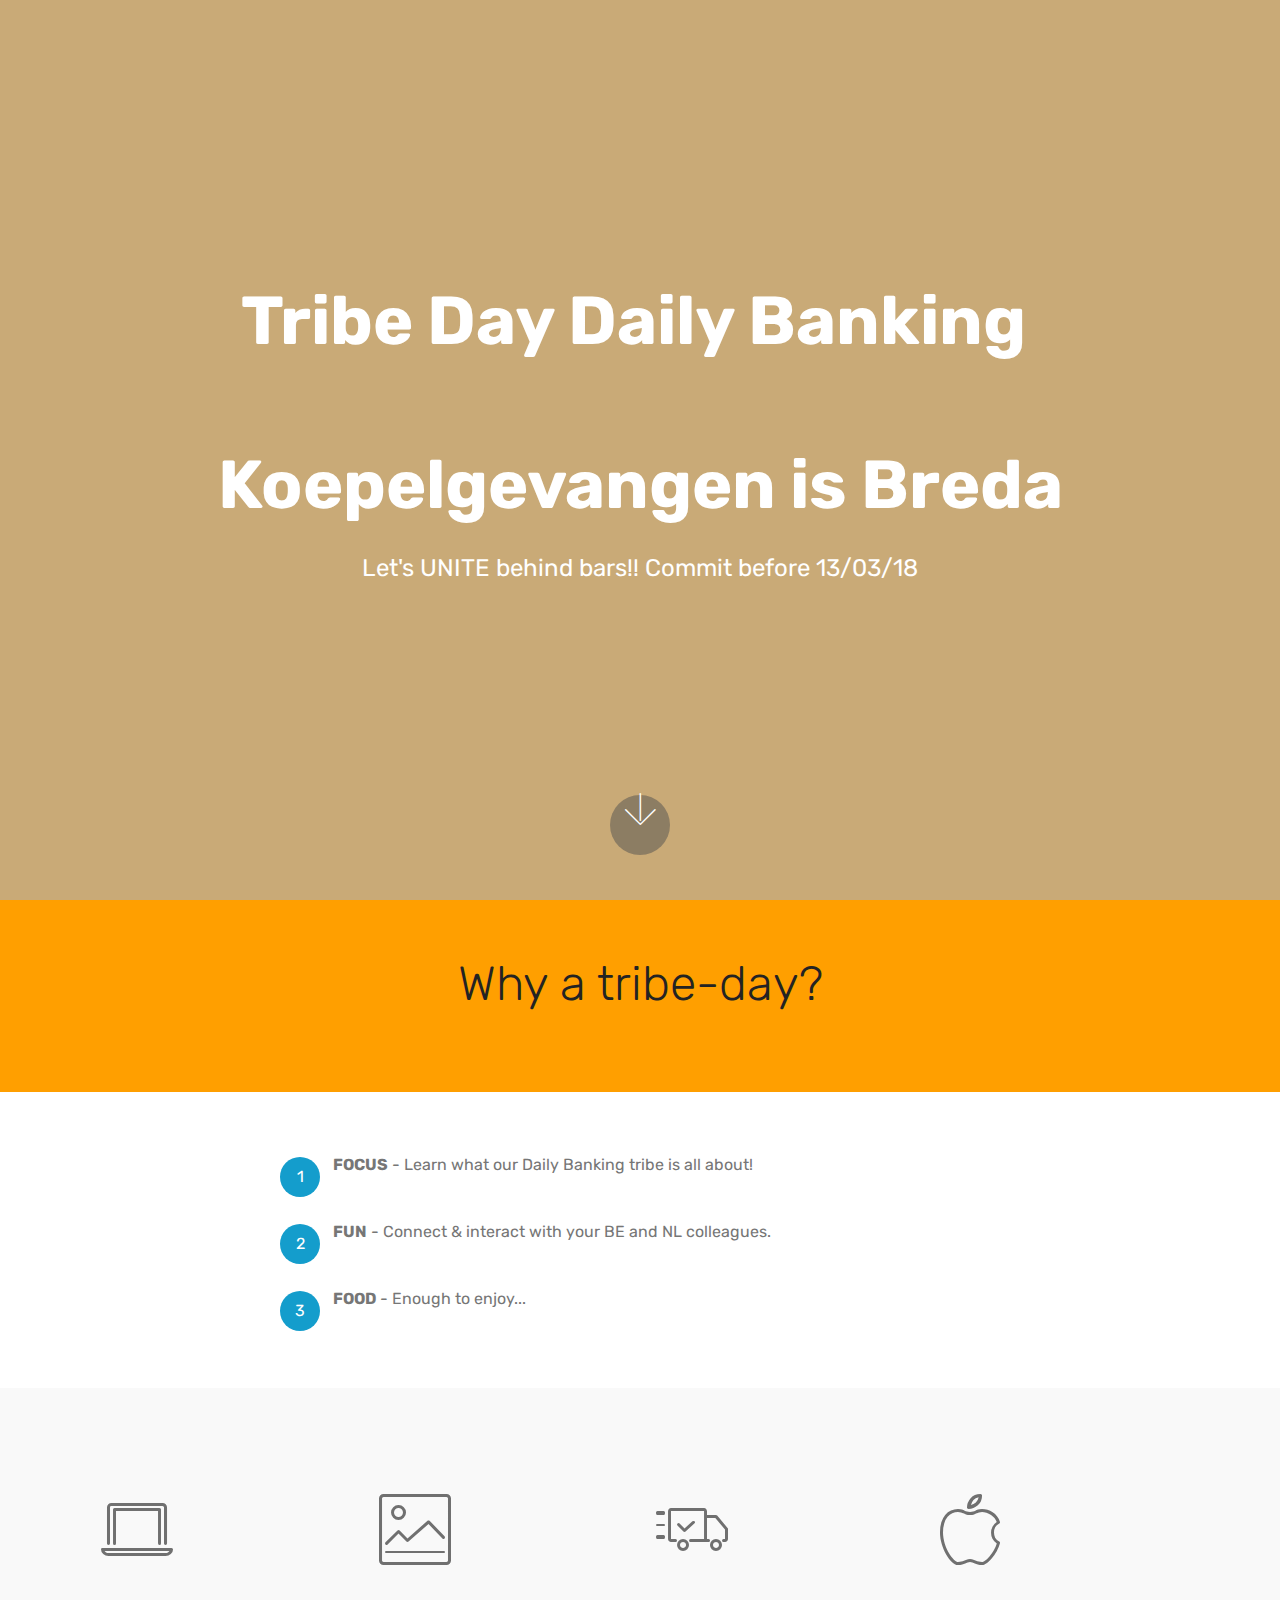
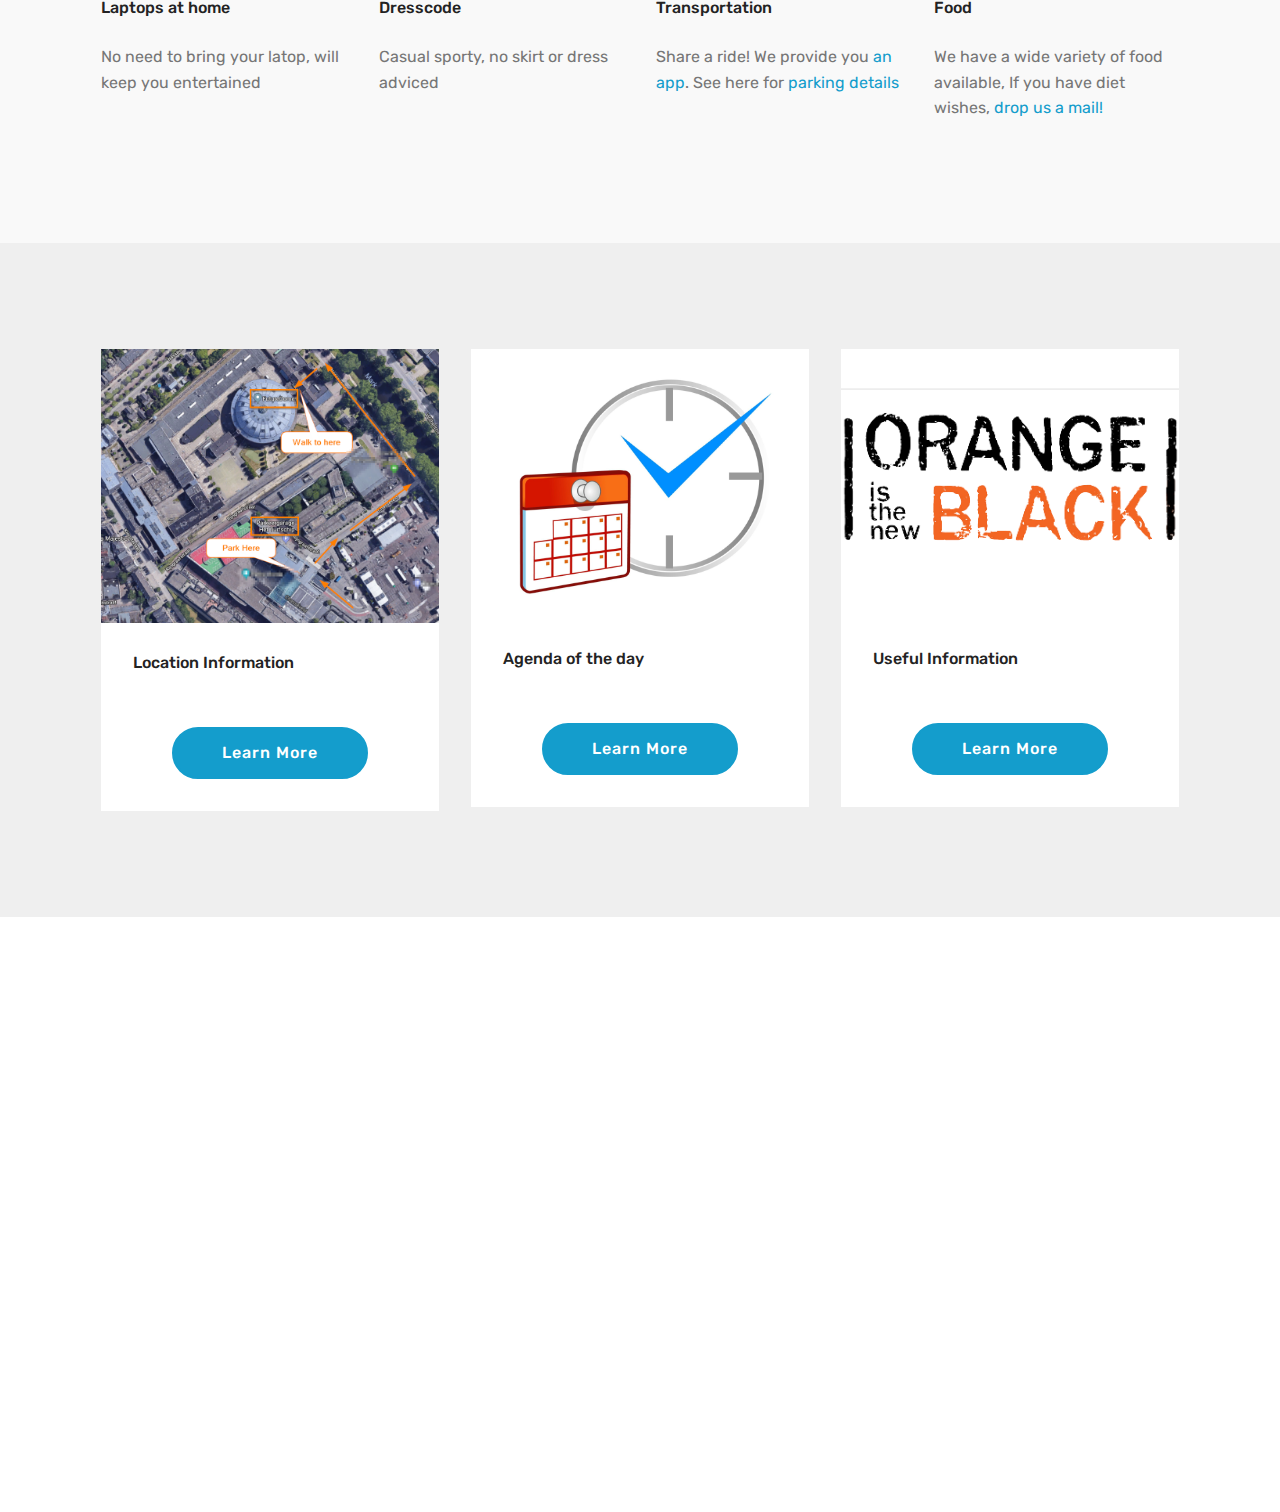
<file: index.html>
<!DOCTYPE html>
<html >
<head>
  <!-- Site made with Mobirise Website Builder v4.6.6, https://mobirise.com -->
  <meta charset="UTF-8">
  <meta http-equiv="X-UA-Compatible" content="IE=edge">
  <meta name="generator" content="Mobirise v4.6.6, mobirise.com">
  <meta name="viewport" content="width=device-width, initial-scale=1, minimum-scale=1">
  <link rel="shortcut icon" href="assets/images/favicon-32x32.png" type="image/x-icon">
  <meta name="description" content="">
  <title>Daily Banking Tribe Event</title>
  <link rel="stylesheet" href="assets/web/assets/mobirise-icons/mobirise-icons.css">
  <link rel="stylesheet" href="assets/tether/tether.min.css">
  <link rel="stylesheet" href="assets/bootstrap/css/bootstrap.min.css">
  <link rel="stylesheet" href="assets/bootstrap/css/bootstrap-grid.min.css">
  <link rel="stylesheet" href="assets/bootstrap/css/bootstrap-reboot.min.css">
  <link rel="stylesheet" href="assets/socicon/css/styles.css">
  <link rel="stylesheet" href="assets/theme/css/style.css">
  <link rel="stylesheet" href="assets/mobirise/css/mbr-additional.css" type="text/css">
  
  
  
</head>
<body>
  <section class="header6 cid-qLgwHs12Ci mbr-fullscreen" data-bg-video="https://www.youtube.com/watch?v=AdWrJELKxP0&amp;feature=youtu.be" id="header6-0">

    

    <div class="mbr-overlay" style="opacity: 0.5; background-color: rgb(163, 102, 0);">
    </div>

    <div class="container">
        <div class="row justify-content-md-center">
            <div class="mbr-white col-md-10">
                <h1 class="mbr-section-title align-center mbr-bold pb-3 mbr-fonts-style display-1">Tribe Day Daily Banking&nbsp;<br><br>Koepelgevangen is Breda</h1>
                <p class="mbr-text align-center pb-3 mbr-fonts-style display-5">Let's UNITE behind bars!! Commit before 13/03/18<br></p>
                
            </div>
        </div>
    </div>

    <div class="mbr-arrow hidden-sm-down" aria-hidden="true">
        <a href="#next">
            <i class="mbri-down mbr-iconfont"></i>
        </a>
    </div>
</section>

<section class="engine"><a href="https://mobirise.ws/c">best free web site maker</a></section><section class="mbr-section content4 cid-qLgH8pGdIc" id="content4-2">

    

    <div class="container">
        <div class="media-container-row">
            <div class="title col-12 col-md-8">
                <h2 class="align-center pb-3 mbr-fonts-style display-2">
                    Why a tribe-day?</h2>
                
                
            </div>
        </div>
    </div>
</section>

<section class="mbr-section article content11 cid-qLlOhgy1cp" id="content11-4">
     

    <div class="container">
        <div class="media-container-row">
            <div class="mbr-text counter-container col-12 col-md-8 mbr-fonts-style display-7">
                <ol>
                    <li><strong>FOCUS</strong>&nbsp;- Learn what our Daily Banking tribe is all about!<br><br></li>
                    <li><strong>FUN</strong> - Connect &amp; interact with your BE and NL colleagues.<br><br></li>
                    <li><strong>FOOD</strong>&nbsp;- Enough to enjoy...</li>
                </ol>
            </div>
        </div>
    </div>
</section>

<section class="features5 cid-qLKmODNrjC" id="features5-y">
    
    

    
    <div class="container">
        <div class="media-container-row">

            <div class="card p-3 col-12 col-md-6 col-lg-3">
                <div class="card-img pb-3">
                    <span class="mbr-iconfont mbri-laptop"></span>
                </div>
                <div class="card-box">
                    <h4 class="card-title py-3 mbr-fonts-style display-7">Laptops at home</h4>
                    <p class="mbr-text mbr-fonts-style display-7">No need to bring your latop, will keep you entertained</p>
                </div>
            </div>

            <div class="card p-3 col-12 col-md-6 col-lg-3">
                <div class="card-img pb-3">
                    <span class="mbr-iconfont mbri-photo"></span>
                </div>
                <div class="card-box">
                    <h4 class="card-title py-3 mbr-fonts-style display-7">
                        Dresscode
                    </h4>
                    <p class="mbr-text mbr-fonts-style display-7">Casual sporty, no skirt or dress adviced</p>
                </div>
            </div>

            <div class="card p-3 col-12 col-md-6 col-lg-3">
                <div class="card-img pb-3">
                    <span class="mbr-iconfont mbri-delivery"></span>
                </div>
                <div class="card-box">
                    <h4 class="card-title py-3 mbr-fonts-style display-7">
                        Transportation
                    </h4>
                    <p class="mbr-text mbr-fonts-style display-7">Share a ride! We provide you<a href="carpooling.html"> an app</a>. See here for<a href="info.html#features12-c"> parking details</a></p>
                </div>
            </div>

            <div class="card p-3 col-12 col-md-6 col-lg-3">
                <div class="card-img pb-3">
                    <span class="mbr-iconfont mbri-apple"></span>
                </div>
                <div class="card-box mbr-fonts-style">
                    <h4 class="card-title py-3 display-7">
                        Food
                    </h4>
                    <p class="mbr-text mbr-fonts-style display-7">We have a wide variety of food available, If you have diet wishes, <a href="mailto:Petra.van.Haren@ing.nl">drop us a mail!</a></p>
                </div>
            </div>
        </div>
    </div>
</section>

<section class="features3 cid-qLlP9iXfyI" id="features3-5">

    

    
    <div class="container">
        <div class="media-container-row">
            <div class="card p-3 col-12 col-md-6 col-lg-4">
                <div class="card-wrapper">
                    <div class="card-img">
                        <img src="assets/images/location-map-864x700.png" alt="Mobirise" title="">
                    </div>
                    <div class="card-box">
                        <h4 class="card-title mbr-fonts-style display-7">
                            Location Information</h4>
                        <p class="mbr-text mbr-fonts-style display-7"></p>
                    </div>
                    <div class="mbr-section-btn text-center"><a href="page1.html#features12-c" class="btn btn-primary display-4">
                            Learn More
                        </a></div>
                </div>
            </div>

            <div class="card p-3 col-12 col-md-6 col-lg-4">
                <div class="card-wrapper">
                    <div class="card-img">
                        <img src="assets/images/schedule-2000x1600.jpg" alt="Mobirise" title="">
                    </div>
                    <div class="card-box">
                        <h4 class="card-title mbr-fonts-style display-7">Agenda of the day
                        </h4>
                        <p class="mbr-text mbr-fonts-style display-7"></p>
                    </div>
                    <div class="mbr-section-btn text-center"><a href="page1.html#timeline2-d" class="btn btn-primary display-4">
                            Learn More
                        </a></div>
                </div>
            </div>

            <div class="card p-3 col-12 col-md-6 col-lg-4">
                <div class="card-wrapper">
                    <div class="card-img">
                        <img src="assets/images/oitnb-375x300.png" alt="Mobirise" title="">
                    </div>
                    <div class="card-box">
                        <h4 class="card-title mbr-fonts-style display-7">
                            Useful Information</h4>
                        <p class="mbr-text mbr-fonts-style display-7"></p>
                    </div>
                    <div class="mbr-section-btn text-center"><a href="info.html" class="btn btn-primary display-4">
                            Learn More
                        </a></div>
                </div>
            </div>

            
        </div>
    </div>
</section>

<section class="cid-qLmvLIstfZ mbr-reveal" id="footer2-t">

    

    

    <div class="container">
        <div class="media-container-row content mbr-white">
            <div class="col-12 col-md-3 mbr-fonts-style display-7">
                <p class="mbr-text"><strong>Address</strong>
                    <br>
                    <br>Future Dome &nbsp; &nbsp; &nbsp; &nbsp; &nbsp; &nbsp; &nbsp; &nbsp; &nbsp; &nbsp;<br> Nassausingel 26, <br>4811 DG Breda, <br>Nederland<br><br><strong>Contacts</strong>
                    <br>
                    <br><a href="page1.html#features16-e">Amsterdam</a><br><a href="page1.html#features16-e">Brussel</a><br><a href="page1.html#features16-e">Leeuwaarden</a></p>
            </div>
            <div class="col-12 col-md-3 mbr-fonts-style display-7">
                <p class="mbr-text"><strong>Links</strong>
                    <br>
                    <br><a href="index.html">Home Page</a><br><a href="page1.html#features12-c">Parking</a><br><a href="page1.html">Useful Information</a><br><a href="page2.html">Carpooling</a><br><br><strong>More Info</strong><br>
                    <br>If you have problems with the website, try to use chrome or firefox. Internet explorer can be difficult some times.</p>
            </div>
            <div class="col-12 col-md-6">
                <div class="google-map"><iframe frameborder="0" style="border:0" src="https://www.google.com/maps/embed/v1/place?key=AIzaSyA0Dx_boXQiwvdz8sJHoYeZNVTdoWONYkU&amp;q=place_id:ChIJazd6OX-fxkcRX-FPDaFAOcM" allowfullscreen=""></iframe></div>
            </div>
        </div>
        <div class="footer-lower">
            <div class="media-container-row">
                <div class="col-sm-12">
                    <hr>
                </div>
            </div>
            <div class="media-container-row mbr-white">
                <div class="col-sm-6 copyright">
                    <p class="mbr-text mbr-fonts-style display-7">
                        © Copyright 2018 ING - All Rights Reserved
                    </p>
                </div>
                <div class="col-md-6">
                    <div class="social-list align-right">
                        <div class="soc-item">
                            
                                <span class="mbr-iconfont mbr-iconfont-social socicon-twitter socicon"></span>
                            
                        </div>
                        
                        
                        
                        
                        
                    </div>
                </div>
            </div>
        </div>
    </div>
</section>


  <script src="assets/web/assets/jquery/jquery.min.js"></script>
  <script src="assets/popper/popper.min.js"></script>
  <script src="assets/tether/tether.min.js"></script>
  <script src="assets/bootstrap/js/bootstrap.min.js"></script>
  <script src="assets/smoothscroll/smooth-scroll.js"></script>
  <script src="assets/ytplayer/jquery.mb.ytplayer.min.js"></script>
  <script src="assets/vimeoplayer/jquery.mb.vimeo_player.js"></script>
  <script src="assets/theme/js/script.js"></script>
  
  
</body>
</html>
</file>
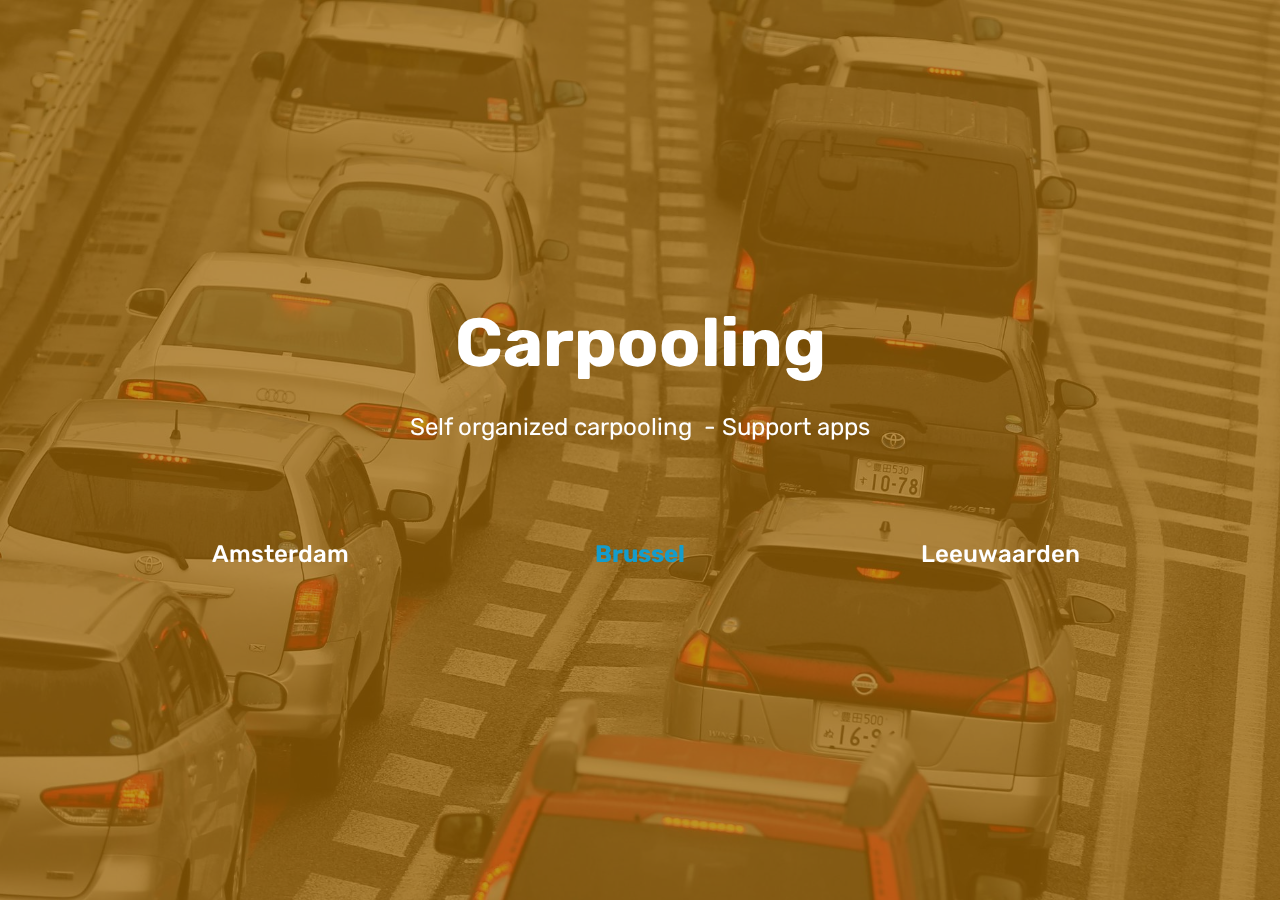
<file: carpooling.html>
<!DOCTYPE html>
<html >
<head>
  <!-- Site made with Mobirise Website Builder v4.6.6, https://mobirise.com -->
  <meta charset="UTF-8">
  <meta http-equiv="X-UA-Compatible" content="IE=edge">
  <meta name="generator" content="Mobirise v4.6.6, mobirise.com">
  <meta name="viewport" content="width=device-width, initial-scale=1, minimum-scale=1">
  <link rel="shortcut icon" href="assets/images/favicon-32x32.png" type="image/x-icon">
  <meta name="description" content="Web Builder Description">
  <title>Carpooling</title>
  <link rel="stylesheet" href="assets/web/assets/mobirise-icons/mobirise-icons.css">
  <link rel="stylesheet" href="assets/tether/tether.min.css">
  <link rel="stylesheet" href="assets/bootstrap/css/bootstrap.min.css">
  <link rel="stylesheet" href="assets/bootstrap/css/bootstrap-grid.min.css">
  <link rel="stylesheet" href="assets/bootstrap/css/bootstrap-reboot.min.css">
  <link rel="stylesheet" href="assets/socicon/css/styles.css">
  <link rel="stylesheet" href="assets/theme/css/style.css">
  <link rel="stylesheet" href="assets/mobirise/css/mbr-additional.css" type="text/css">
  
  
  
</head>
<body>
  <section class="header12 cid-qLmkKXW6Im mbr-fullscreen mbr-parallax-background" id="header12-j">

    

    <div class="mbr-overlay" style="opacity: 0.7; background-color: rgb(163, 102, 0);">
    </div>

    <div class="container  ">
            <div class="media-container">
                <div class="col-md-12 align-center">
                    <h1 class="mbr-section-title pb-3 mbr-white mbr-bold mbr-fonts-style display-1">Carpooling</h1>
                    <p class="mbr-text pb-3 mbr-white mbr-fonts-style display-5">
                        Self organized carpooling &nbsp;- Support apps</p>
                    

                    <div class="icons-media-container mbr-white">
                        <div class="card col-12 col-md-6 col-lg-4">
                            
                            <h5 class="mbr-fonts-style display-5">Amsterdam<strong></strong></h5>
                        </div>

                        <div class="card col-12 col-md-6 col-lg-4">
                            
                            <h5 class="mbr-fonts-style display-5">
                                <a href="https://www.groupcarpool.com/t/soz6qf"><strong>Brussel</strong></a></h5>
                        </div>

                        <div class="card col-12 col-md-6 col-lg-4">
                            
                            <h5 class="mbr-fonts-style display-5">
                                Leeuwaarden</h5>
                        </div>

                        
                    </div>
                </div>
            </div>
    </div>

    
</section>

<section class="engine"><a href="https://mobirise.ws/c">best free web site maker</a></section><section class="cid-qLMWRc9DGa mbr-reveal" id="footer2-10">

    

    

    <div class="container">
        <div class="media-container-row content mbr-white">
            <div class="col-12 col-md-3 mbr-fonts-style display-7">
                <p class="mbr-text"><strong>Address</strong>
                    <br>
                    <br>Future Dome &nbsp; &nbsp; &nbsp; &nbsp; &nbsp; &nbsp; &nbsp; &nbsp; &nbsp; &nbsp;<br> Nassausingel 26, <br>4811 DG Breda, <br>Nederland<br><br><strong>Contacts</strong>
                    <br>
                    <br><a href="page1.html#features16-e">Amsterdam</a><br><a href="page1.html#features16-e">Brussel</a><br><a href="page1.html#features16-e">Leeuwaarden</a></p>
            </div>
            <div class="col-12 col-md-3 mbr-fonts-style display-7">
                <p class="mbr-text"><strong>Links</strong>
                    <br>
                    <br><a href="index.html">Home Page</a><br><a href="page1.html#features12-c">Parking</a><br><a href="page1.html">Useful Information</a><br><a href="page2.html">Carpooling</a><br><br><strong>More Info</strong><br>
                    <br>If you have problems with the website, try to use chrome or firefox. Internet explorer can be difficult some times.</p>
            </div>
            <div class="col-12 col-md-6">
                <div class="google-map"><iframe frameborder="0" style="border:0" src="https://www.google.com/maps/embed/v1/place?key=AIzaSyA0Dx_boXQiwvdz8sJHoYeZNVTdoWONYkU&amp;q=place_id:ChIJazd6OX-fxkcRX-FPDaFAOcM" allowfullscreen=""></iframe></div>
            </div>
        </div>
        <div class="footer-lower">
            <div class="media-container-row">
                <div class="col-sm-12">
                    <hr>
                </div>
            </div>
            <div class="media-container-row mbr-white">
                <div class="col-sm-6 copyright">
                    <p class="mbr-text mbr-fonts-style display-7">
                        © Copyright 2018 ING - All Rights Reserved
                    </p>
                </div>
                <div class="col-md-6">
                    <div class="social-list align-right">
                        <div class="soc-item">
                            
                                <span class="mbr-iconfont mbr-iconfont-social socicon-twitter socicon"></span>
                            
                        </div>
                        
                        
                        
                        
                        
                    </div>
                </div>
            </div>
        </div>
    </div>
</section>


  <script src="assets/web/assets/jquery/jquery.min.js"></script>
  <script src="assets/popper/popper.min.js"></script>
  <script src="assets/tether/tether.min.js"></script>
  <script src="assets/bootstrap/js/bootstrap.min.js"></script>
  <script src="assets/smoothscroll/smooth-scroll.js"></script>
  <script src="assets/parallax/jarallax.min.js"></script>
  <script src="assets/theme/js/script.js"></script>
  
  
</body>
</html>
</file>
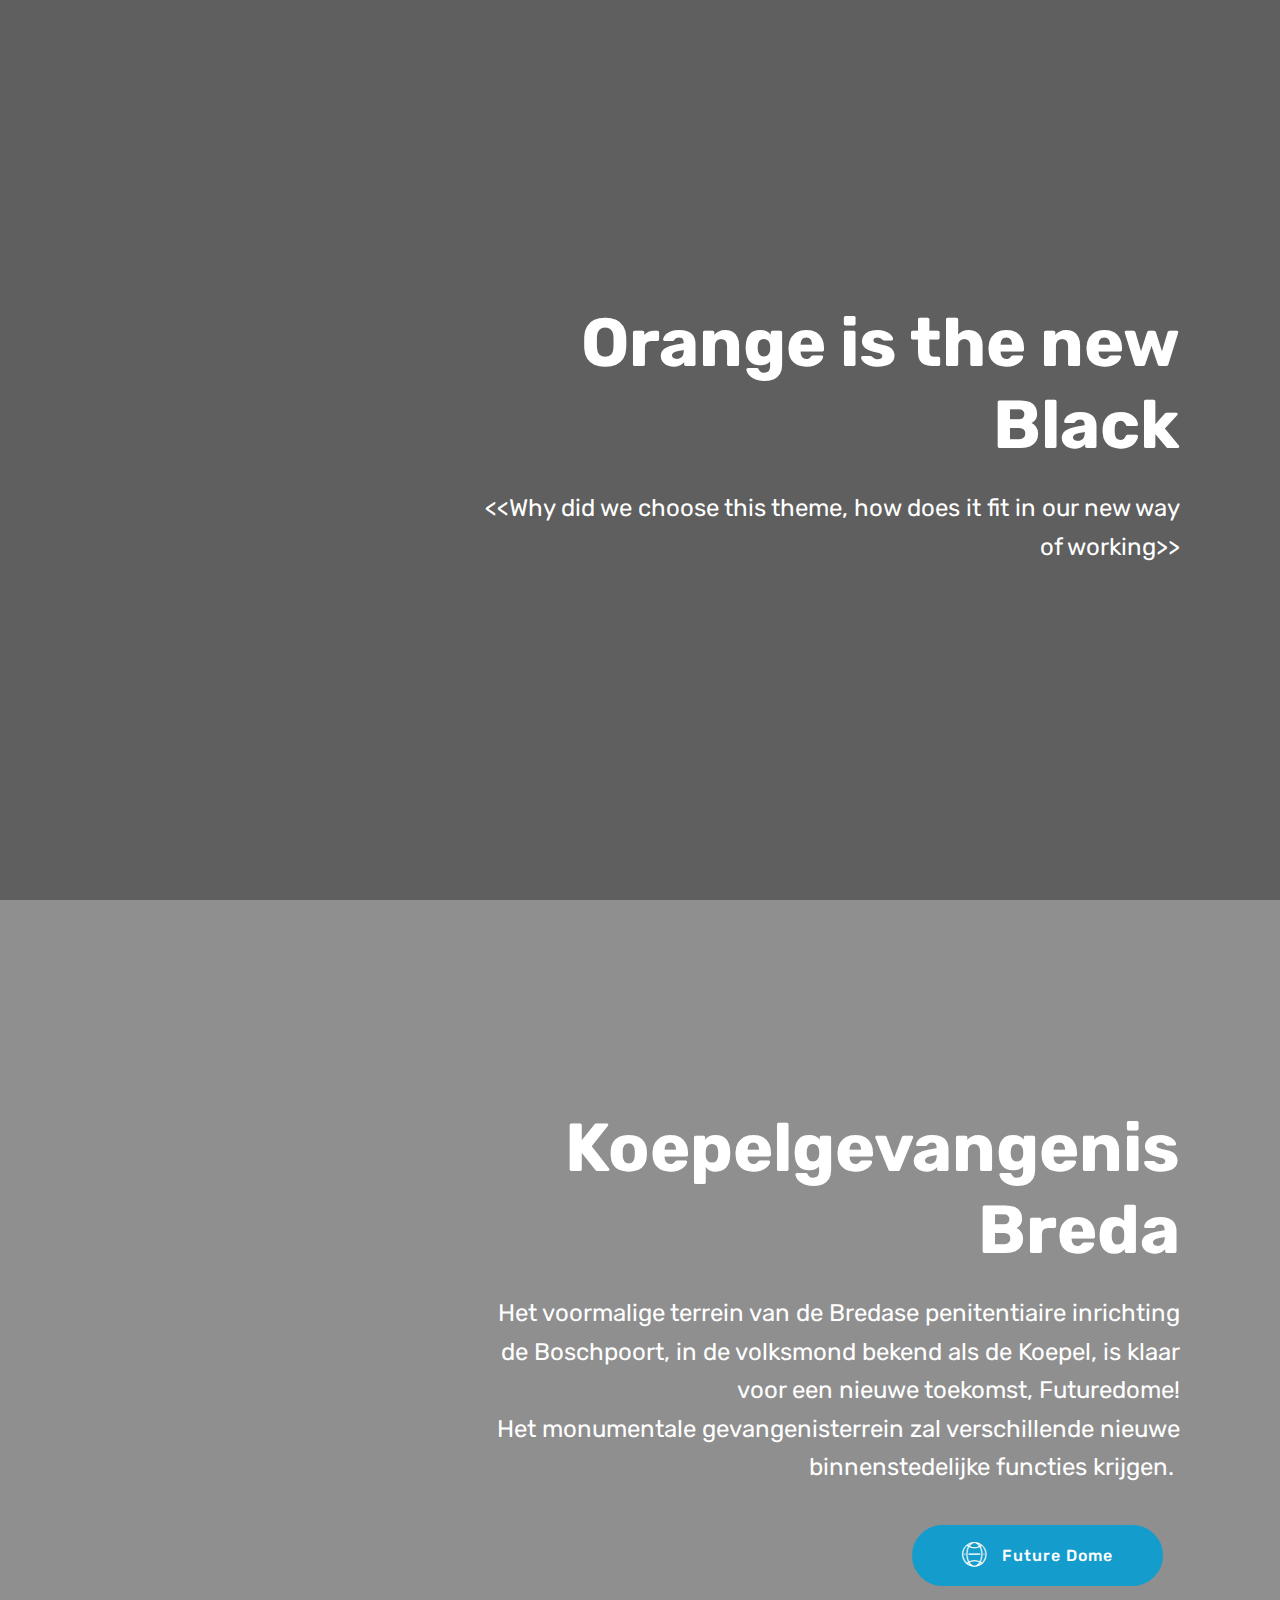
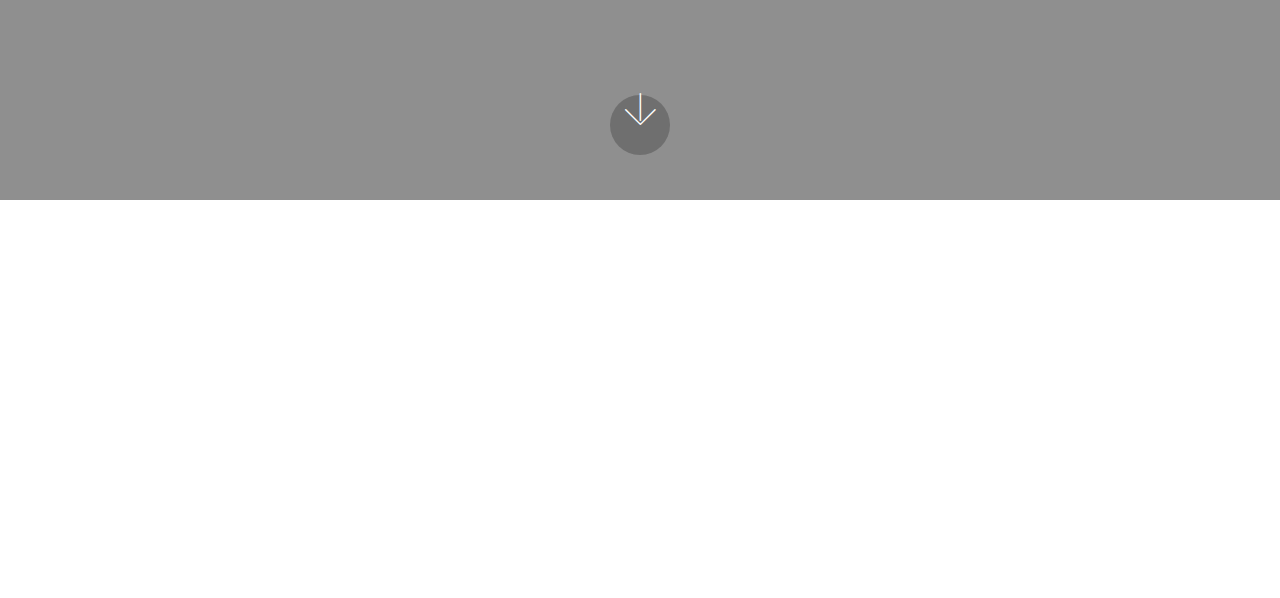
<file: details.html>
<!DOCTYPE html>
<html >
<head>
  <!-- Site made with Mobirise Website Builder v4.6.5, https://mobirise.com -->
  <meta charset="UTF-8">
  <meta http-equiv="X-UA-Compatible" content="IE=edge">
  <meta name="generator" content="Mobirise v4.6.5, mobirise.com">
  <meta name="viewport" content="width=device-width, initial-scale=1, minimum-scale=1">
  <link rel="shortcut icon" href="assets/images/logo4.png" type="image/x-icon">
  <meta name="description" content="Site Creator Description">
  <title>More Details</title>
  <link rel="stylesheet" href="assets/web/assets/mobirise-icons/mobirise-icons.css">
  <link rel="stylesheet" href="assets/tether/tether.min.css">
  <link rel="stylesheet" href="assets/bootstrap/css/bootstrap.min.css">
  <link rel="stylesheet" href="assets/bootstrap/css/bootstrap-grid.min.css">
  <link rel="stylesheet" href="assets/bootstrap/css/bootstrap-reboot.min.css">
  <link rel="stylesheet" href="assets/socicon/css/styles.css">
  <link rel="stylesheet" href="assets/theme/css/style.css">
  <link rel="stylesheet" href="assets/mobirise/css/mbr-additional.css" type="text/css">
  
  
  
</head>
<body>
  <section class="header10 cid-qLmqXFlDRe mbr-fullscreen" data-bg-video="https://www.youtube.com/watch?v=9Mm7TOQpJOc" id="header10-k">

    

    <div class="mbr-overlay" style="opacity: 0.6; background-color: rgb(0, 0, 0);">
    </div>

    <div class="container">
        <div class="media-container-column mbr-white col-lg-8 col-md-10 ml-auto">
            <h1 class="mbr-section-title align-right mbr-bold pb-3 mbr-fonts-style display-1">
                Orange is the new Black</h1>
            
            <p class="mbr-text align-right pb-3 mbr-fonts-style display-5">&lt;&lt;Why did we choose this theme, how does it fit in our new way of working&gt;&gt;</p>
            
        </div>
    </div>

    
</section>

<section class="engine"><a href="https://mobirise.ws/f">simple website builder</a></section><section class="header10 cid-qLmtRA5n0z mbr-fullscreen mbr-parallax-background" id="header10-p">

    

    <div class="mbr-overlay" style="opacity: 0.4; background-color: rgb(0, 0, 0);">
    </div>

    <div class="container">
        <div class="media-container-column mbr-white col-lg-8 col-md-10 ml-auto">
            <h1 class="mbr-section-title align-right mbr-bold pb-3 mbr-fonts-style display-1">
                Koepelgevangenis Breda</h1>
            
            <p class="mbr-text align-right pb-3 mbr-fonts-style display-5">
               Het voormalige terrein van de Bredase penitentiaire inrichting de Boschpoort, in de volksmond bekend als de Koepel, is klaar voor een nieuwe toekomst, Futuredome! <br>Het monumentale gevangenisterrein zal verschillende nieuwe binnenstedelijke functies krijgen.&nbsp;</p>
            <div class="mbr-section-btn align-right"><a class="btn btn-md btn-primary display-4" href="https://www.futuredomeevents.nl/"><span class="mbri-globe-2 mbr-iconfont mbr-iconfont-btn"><br></span>Future Dome<br></a></div>
        </div>
    </div>

    <div class="mbr-arrow hidden-sm-down" aria-hidden="true">
        <a href="#next">
            <i class="mbri-down mbr-iconfont"></i>
        </a>
    </div>
</section>

<section class="cid-qLmvsJ71ok mbr-reveal" id="footer2-s">

    

    

    <div class="container">
        <div class="media-container-row content mbr-white">
            <div class="col-12 col-md-3 mbr-fonts-style display-7">
                <p class="mbr-text">
                    <strong>Address</strong>
                    <br>
                    <br>Future Dome &nbsp; &nbsp; &nbsp; &nbsp; &nbsp; &nbsp; &nbsp; &nbsp; &nbsp; &nbsp;<br> Nassausingel 26, <br>4811 DG Breda, <br>Nederland<br><br><strong>Contacts</strong>
                    <br>
                    <br><a href="page1.html#features16-e">Amsterdam</a><br><a href="page1.html#features16-e">Brussel</a><br><a href="page1.html#features16-e">Leeuwaarden</a></p>
            </div>
            <div class="col-12 col-md-3 mbr-fonts-style display-7">
                <p class="mbr-text">
                    <strong>Links</strong>
                    <br>
                    <br><a href="index.html">Home Page</a><br><a href="page1.html#features12-c">Parking</a><br><a href="page1.html">Useful Information</a><br><a href="page2.html">Carpooling</a><br><br><strong>Feedback</strong>
                    <br>
                    <br>Please send us your ideas, bug reports, suggestions! Any feedback would be appreciated.
                </p>
            </div>
            <div class="col-12 col-md-6">
                <div class="google-map"><iframe frameborder="0" style="border:0" src="https://www.google.com/maps/embed/v1/place?key=AIzaSyA0Dx_boXQiwvdz8sJHoYeZNVTdoWONYkU&amp;q=place_id:ChIJazd6OX-fxkcRX-FPDaFAOcM" allowfullscreen=""></iframe></div>
            </div>
        </div>
        <div class="footer-lower">
            <div class="media-container-row">
                <div class="col-sm-12">
                    <hr>
                </div>
            </div>
            <div class="media-container-row mbr-white">
                <div class="col-sm-6 copyright">
                    <p class="mbr-text mbr-fonts-style display-7">
                        © Copyright 2017 ING - All Rights Reserved
                    </p>
                </div>
                <div class="col-md-6">
                    <div class="social-list align-right">
                        <div class="soc-item">
                            
                                <span class="mbr-iconfont mbr-iconfont-social socicon-twitter socicon"></span>
                            
                        </div>
                        
                        
                        
                        
                        
                    </div>
                </div>
            </div>
        </div>
    </div>
</section>


  <script src="assets/web/assets/jquery/jquery.min.js"></script>
  <script src="assets/popper/popper.min.js"></script>
  <script src="assets/tether/tether.min.js"></script>
  <script src="assets/bootstrap/js/bootstrap.min.js"></script>
  <script src="assets/ytplayer/jquery.mb.ytplayer.min.js"></script>
  <script src="assets/vimeoplayer/jquery.mb.vimeo_player.js"></script>
  <script src="assets/parallax/jarallax.min.js"></script>
  <script src="assets/smoothscroll/smooth-scroll.js"></script>
  <script src="assets/theme/js/script.js"></script>
  
  
</body>
</html>
</file>
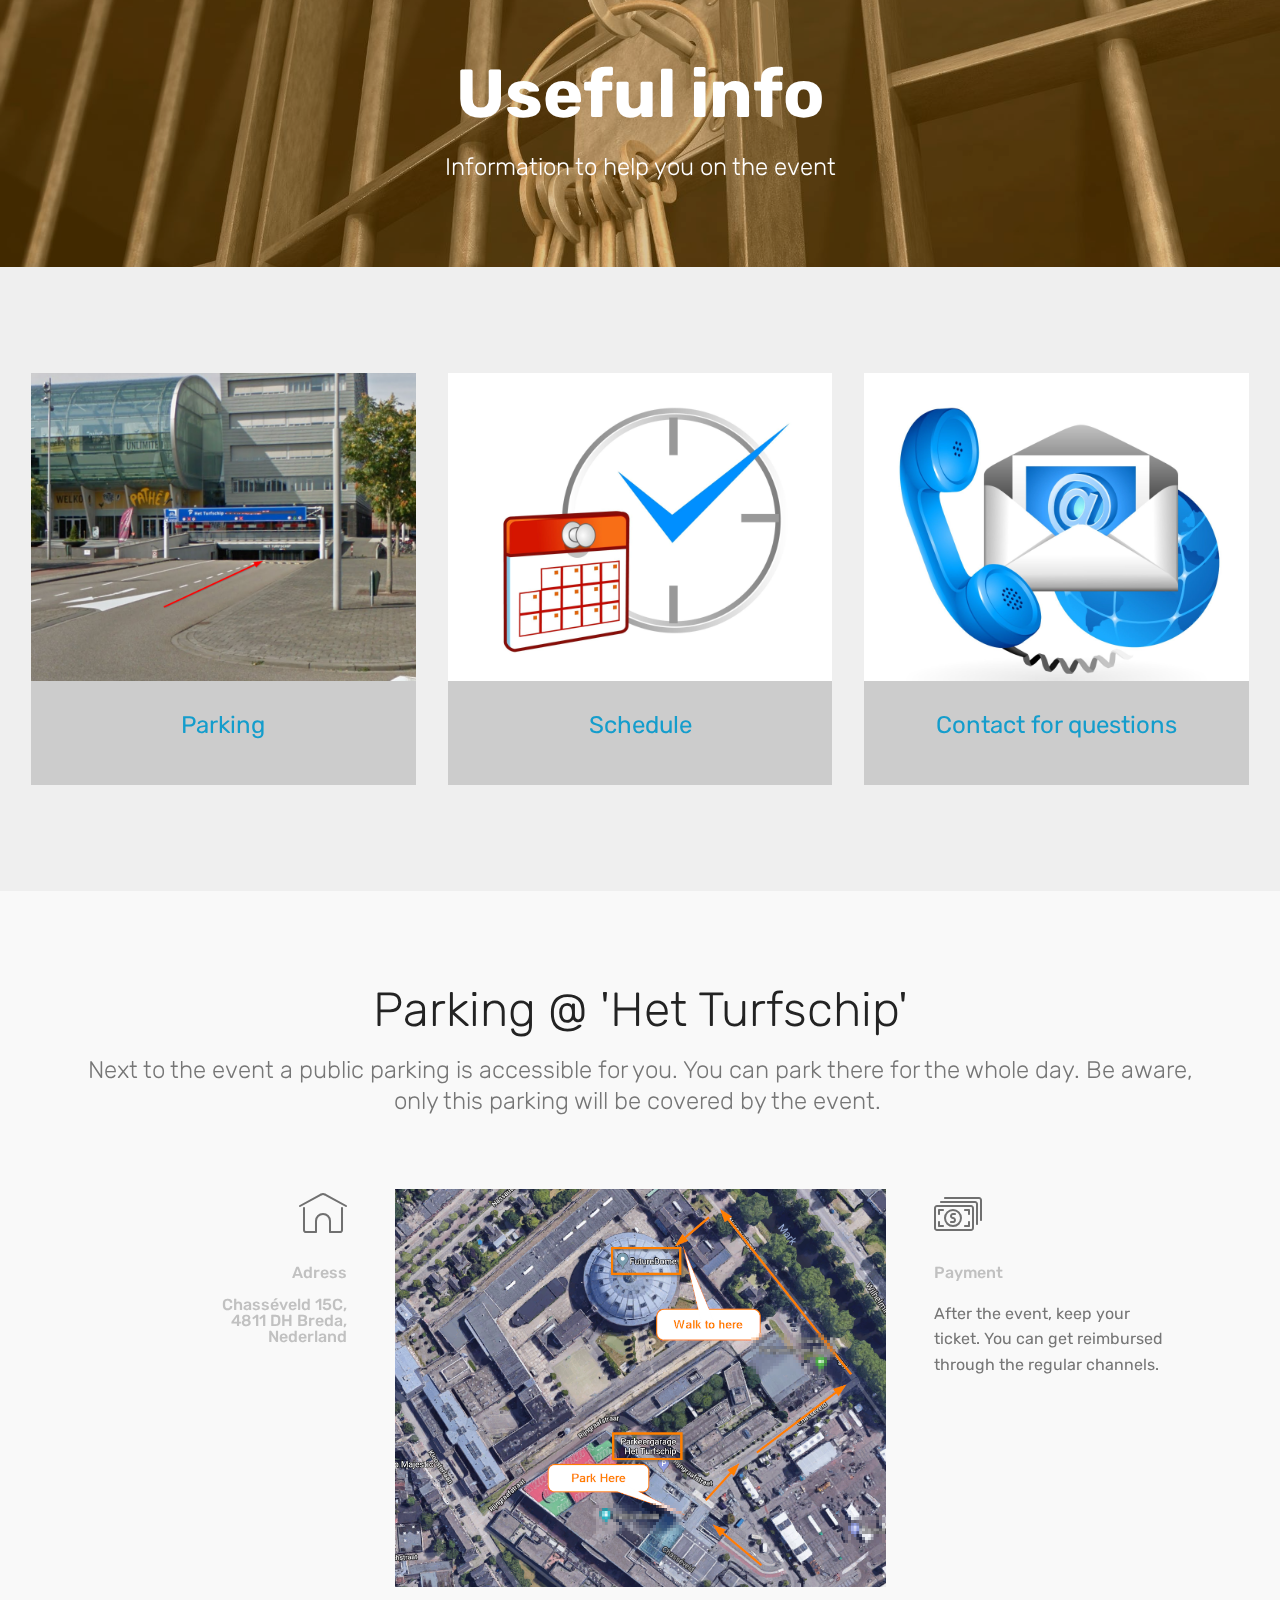
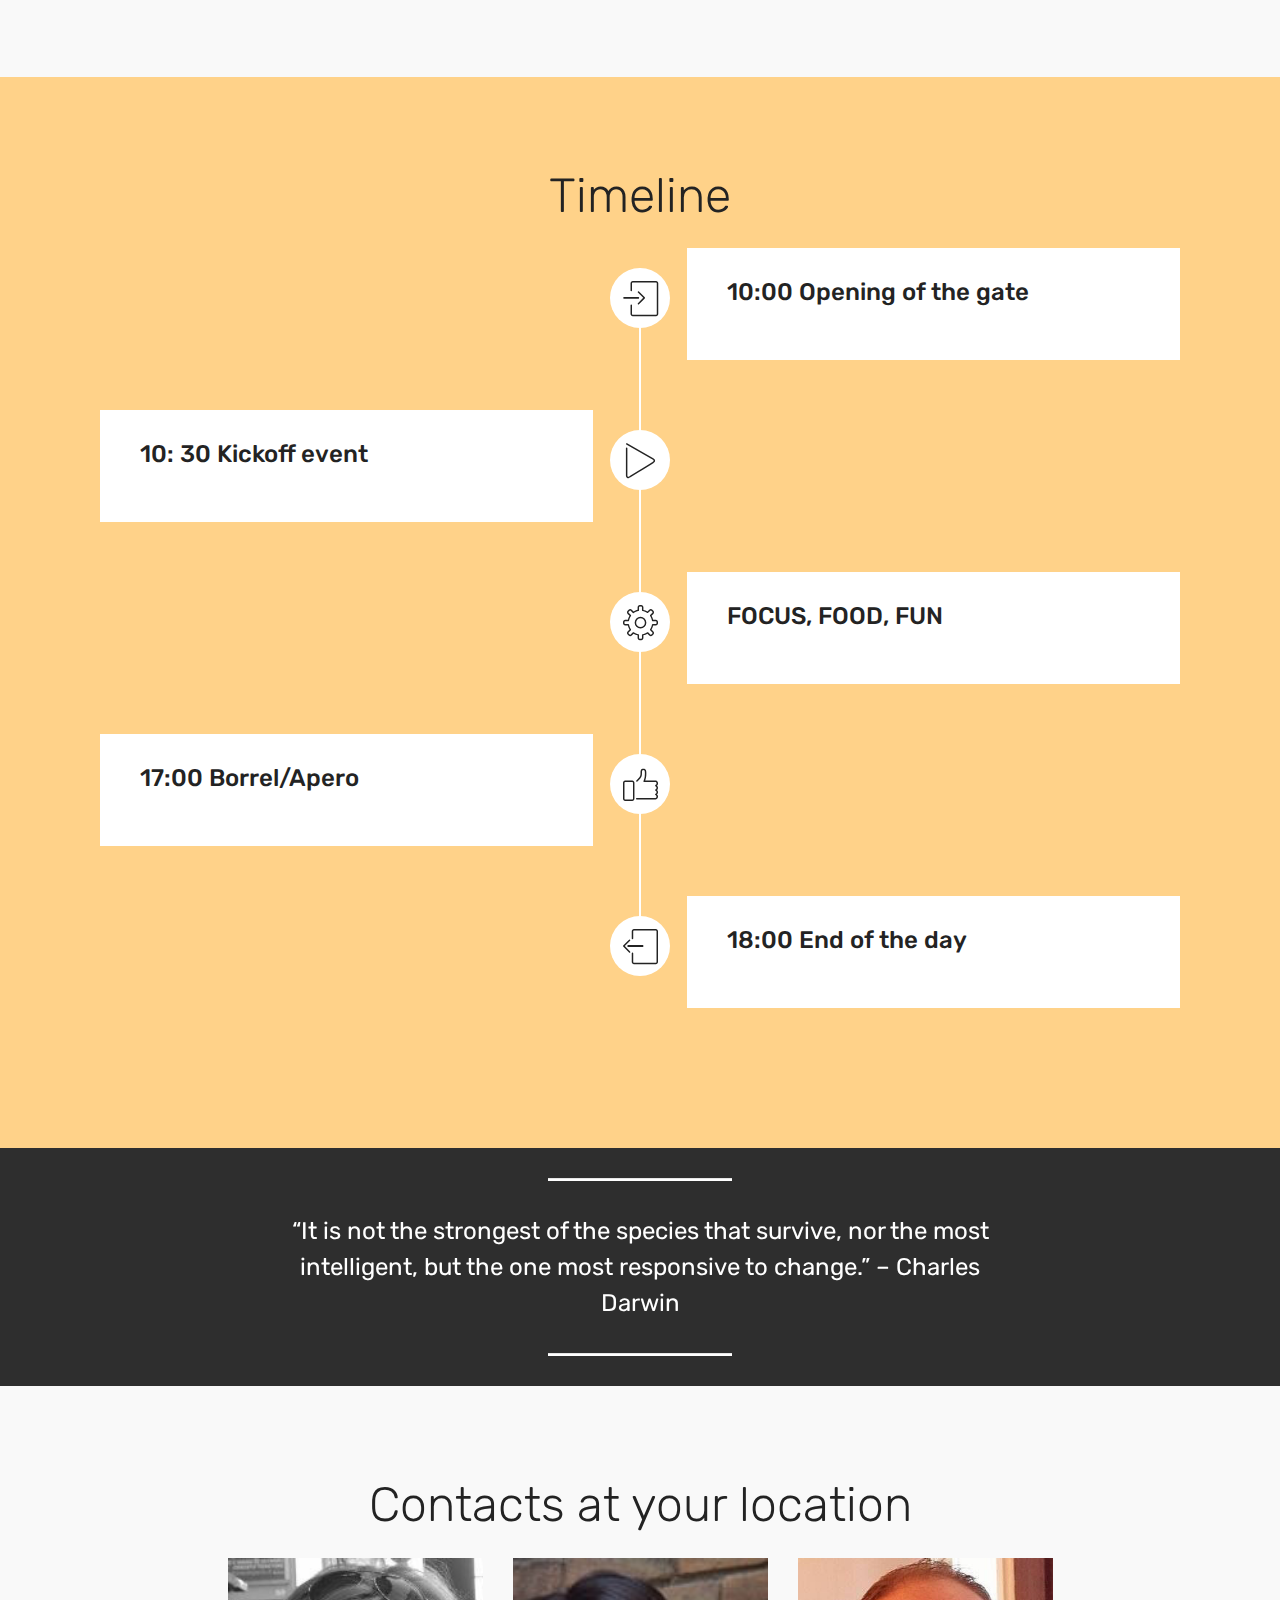
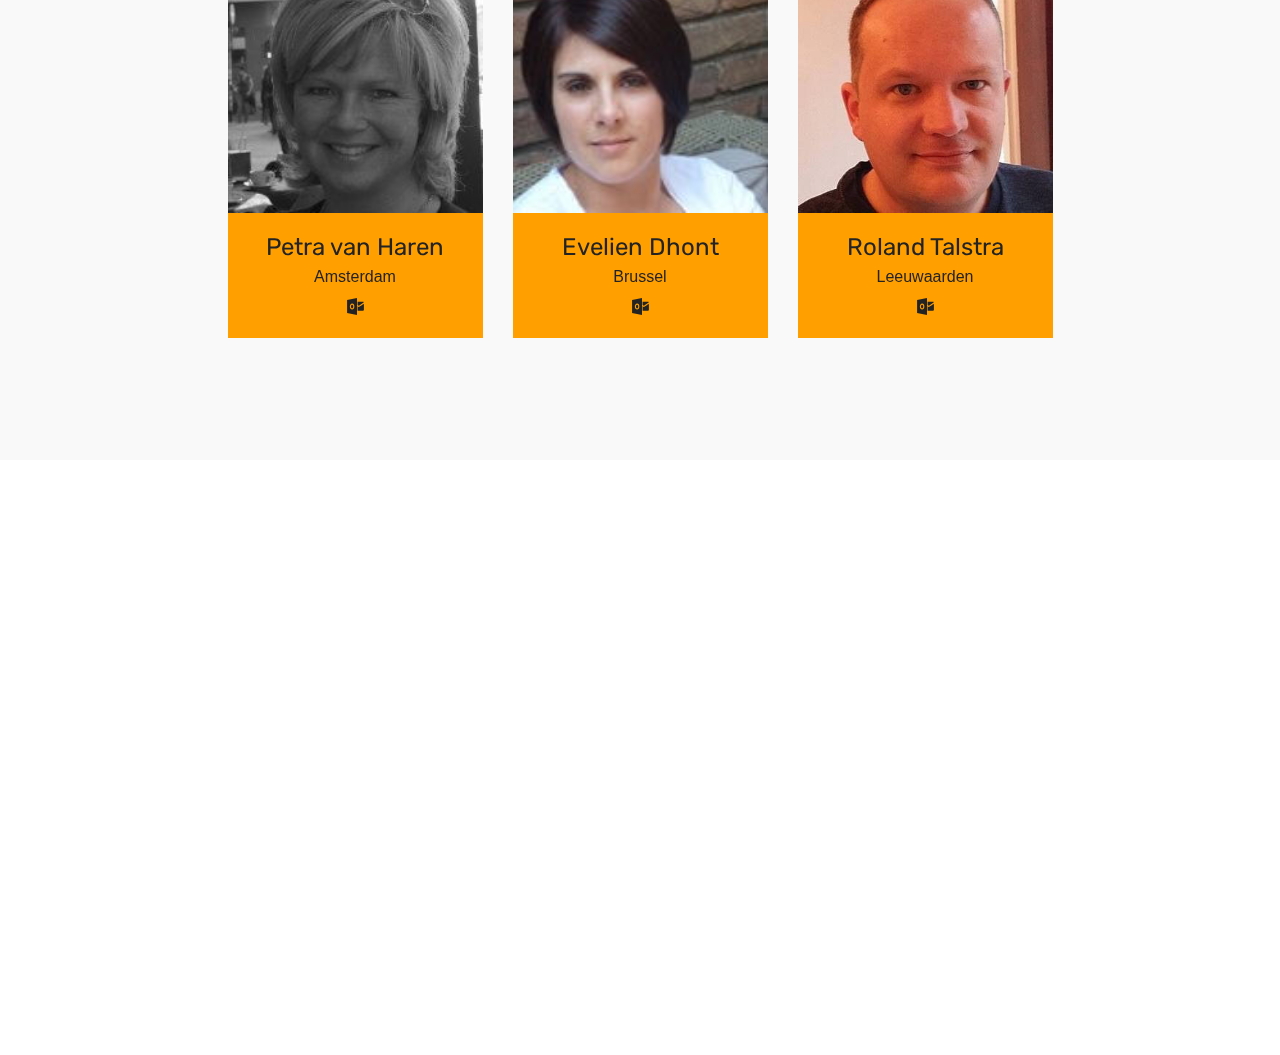
<file: info.html>
<!DOCTYPE html>
<html >
<head>
  <!-- Site made with Mobirise Website Builder v4.6.6, https://mobirise.com -->
  <meta charset="UTF-8">
  <meta http-equiv="X-UA-Compatible" content="IE=edge">
  <meta name="generator" content="Mobirise v4.6.6, mobirise.com">
  <meta name="viewport" content="width=device-width, initial-scale=1, minimum-scale=1">
  <link rel="shortcut icon" href="assets/images/favicon-32x32.png" type="image/x-icon">
  <meta name="description" content="Web Page Builder Description">
  <title>Usefull Info</title>
  <link rel="stylesheet" href="assets/web/assets/mobirise-icons/mobirise-icons.css">
  <link rel="stylesheet" href="assets/tether/tether.min.css">
  <link rel="stylesheet" href="assets/bootstrap/css/bootstrap.min.css">
  <link rel="stylesheet" href="assets/bootstrap/css/bootstrap-grid.min.css">
  <link rel="stylesheet" href="assets/bootstrap/css/bootstrap-reboot.min.css">
  <link rel="stylesheet" href="assets/socicon/css/styles.css">
  <link rel="stylesheet" href="assets/theme/css/style.css">
  <link rel="stylesheet" href="assets/mobirise/css/mbr-additional.css" type="text/css">
  
  
  
</head>
<body>
  <section class="mbr-section content5 cid-qLlWuibxvo mbr-parallax-background" id="content5-b">

    

    <div class="mbr-overlay" style="opacity: 0.4; background-color: rgb(163, 102, 0);">
    </div>

    <div class="container">
        <div class="media-container-row">
            <div class="title col-12 col-md-8">
                <h2 class="align-center mbr-bold mbr-white pb-3 mbr-fonts-style display-1">
                    Useful info</h2>
                <h3 class="mbr-section-subtitle align-center mbr-light mbr-white pb-3 mbr-fonts-style display-5">
                    Information to help you on the event</h3>
                
                
            </div>
        </div>
    </div>
</section>

<section class="engine"><a href="https://mobirise.ws/l">html site creator</a></section><section class="features17 cid-qLlWpvo4tj" id="features17-a">
    
    

    
    <div class="container-fluid">
        <div class="media-container-row">
            <div class="card p-3 col-12 col-md-6 col-lg-4">
                <div class="card-wrapper">
                    <div class="card-img">
                        <img src="assets/images/parking-2000x1600.png" alt="Mobirise" title="">
                    </div>
                    <div class="card-box">
                        <h4 class="card-title pb-3 mbr-fonts-style display-5">
                            <a href="page1.html#features12-c">Parking</a></h4>
                        
                    </div>
                </div>
            </div>

            <div class="card p-3 col-12 col-md-6 col-lg-4">
                <div class="card-wrapper">
                    <div class="card-img">
                        <img src="assets/images/schedule-2000x1600.jpg" alt="Mobirise" title="">
                    </div>
                    <div class="card-box">
                        <h4 class="card-title pb-3 mbr-fonts-style display-5"><a href="page1.html#timeline2-d">Schedule</a></h4>
                        
                    </div>
                </div>
            </div>

            <div class="card p-3 col-12 col-md-6 col-lg-4">
                <div class="card-wrapper">
                    <div class="card-img">
                        <img src="assets/images/contact-1-2000x1600.jpg" alt="Mobirise" title="">
                    </div>
                    <div class="card-box">
                        <h4 class="card-title pb-3 mbr-fonts-style display-5">
                            <a href="page1.html#features16-e">Contact for questions</a></h4>
                        
                    </div>
                </div>
            </div>

            
            
            
        </div>
    </div>
</section>

<section class="features12 cid-qLm520ZpUV" id="features12-c">
    
    

    

    <div class="container">
        <h2 class="mbr-section-title pb-2 mbr-fonts-style display-2">
            Parking @ 'Het Turfschip'</h2>
        <h3 class="mbr-section-subtitle pb-3 mbr-fonts-style display-5">
            Next to the event a public parking is accessible for you. You can park there for the whole day. Be aware, only this parking will be covered by the event.&nbsp;</h3>

        <div class="media-container-row pt-5">
            <div class="block-content align-right">
                <div class="card pl-3 pr-3 pb-5">
                    <div class="mbr-card-img-title">
                        <div class="card-img pb-3">
                             <span class="mbr-iconfont mbri-home"></span>
                        </div>
                        <div class="mbr-crt-title">
                            <h4 class="card-title py-2 mbr-crt-title mbr-fonts-style display-7">
                                Adress<br><br>Chasséveld 15C, <br>4811 DH Breda, <br>Nederland</h4>
                        </div>
                    </div>                

                    <div class="card-box">
                        <p class="mbr-text mbr-section-text mbr-fonts-style display-7"></p>
                    </div>
                </div>

                
            </div>

            <div class="mbr-figure" style="width: 50%;">
                <img src="assets/images/location-map-864x700.png" alt="Mobirise" title="">
            </div>

            <div class="block-content align-left  ">
                <div class="card pl-3 pr-3 pb-5">
                    <div class="mbr-card-img-title">
                        <div class="card-img pb-3">
                             <span class="mbr-iconfont mbri-cash"></span>
                        </div>
                        <div class="mbr-crt-title">
                            <h4 class="card-title py-2 mbr-crt-title mbr-fonts-style display-7">
                                Payment</h4>
                        </div>
                    </div>                

                    <div class="card-box">
                        <p class="mbr-text mbr-section-text mbr-fonts-style display-7">After the event, keep your ticket. You can get reimbursed through the regular channels.</p>
                    </div>
                </div>

                
            </div>
        </div>
    </div>
</section>

<section class="timeline2 cid-qLm9wJ5Mbi" id="timeline2-d">

    

    

    <div class="container align-center">
        <h2 class="mbr-section-title pb-3 mbr-fonts-style display-2">
            Timeline
        </h2>
        

        <div class="container timelines-container" mbri-timelines="">
            <div class="row timeline-element reverse separline">      
                <span class="iconsBackground">
                    <span class="mbr-iconfont mbri-login"></span>
                </span>          
                <div class="col-xs-12 col-md-6 align-left">
                    <div class="timeline-text-content">
                        <h4 class="mbr-timeline-title pb-3 mbr-fonts-style display-5">10:00 Opening of the gate</h4>
                        <p class="mbr-timeline-text mbr-fonts-style display-7"></p>
                     </div>
                </div>
            </div>

            <div class="row timeline-element  separline">
                <span class="iconsBackground">
                    <span class="mbr-iconfont mbri-play"></span>
                </span>
                <div class="col-xs-12 col-md-6 align-left ">
                    <div class="timeline-text-content">
                        <h4 class="mbr-timeline-title pb-3 mbr-fonts-style display-5">10: 30 Kickoff event</h4>
                        <p class="mbr-timeline-text mbr-fonts-style display-7"></p>
                    </div>
                </div>
            </div> 

            <div class="row timeline-element reverse separline">
                <span class="iconsBackground">
                    <span class="mbr-iconfont mbri-setting3"></span>
                </span>
                <div class="col-xs-12 col-md-6 align-left">
                    <div class="timeline-text-content">
                        <h4 class="mbr-timeline-title pb-3 mbr-fonts-style display-5">FOCUS, FOOD, FUN</h4>      
                        <p class="mbr-timeline-text mbr-fonts-style display-7"></p>
                    </div>
                </div>
            </div>

            <div class="row timeline-element  separline">
                <span class="iconsBackground">
                    <span class="mbr-iconfont mbri-like"></span>
                </span>
                <div class="col-xs-12 col-md-6 align-left ">
                    <div class="timeline-text-content">
                        <h4 class="mbr-timeline-title pb-3 mbr-fonts-style display-5">17:00 Borrel/Apero&nbsp;</h4>
                        <p class="mbr-timeline-text mbr-fonts-style display-7"></p>
                    </div>
                </div>
            </div>

            <div class="row timeline-element reverse">
                <span class="iconsBackground">
                    <span class="mbr-iconfont mbri-logout"></span>
                </span>
                <div class="col-xs-12 col-md-6 align-left">
                    <div class="timeline-text-content">
                        <h4 class="mbr-timeline-title pb-3 mbr-fonts-style display-5">18:00 End of the day</h4>
                        <p class="mbr-timeline-text mbr-fonts-style display-7"></p>
                    </div>
                </div>
            </div>

            

            

            

            

            

            

            
        </div>
    </div>
</section>

<section class="mbr-section article content10 cid-qLms4Ds16T" id="content10-l">
    
     

    <div class="container">
        <div class="inner-container" style="width: 66%;">
            <hr class="line" style="width: 25%;">
            <div class="section-text align-center mbr-white mbr-fonts-style display-5">“It is not the strongest of the species that survive, nor the most intelligent, but the one most responsive to change.” – Charles Darwin</div>
            <hr class="line" style="width: 25%;">
        </div>
    </div>
</section>

<section class="features16 cid-qLmaWRyFJx" id="features16-e">
    
    
    
    <div class="container align-center">
        <h2 class="pb-3 mbr-fonts-style mbr-section-title display-2">
            Contacts at your location</h2>
        
        <div class="row media-row">
            
        <div class="team-item col-lg-3 col-md-6">
                <div class="item-image">
                    <img src="assets/images/16eb8ee-199x199.jpg" alt="" title="">
                </div>
                <div class="item-caption py-3">
                    <div class="item-name px-2">
                        <p class="mbr-fonts-style display-5">
                           Petra van Haren</p>
                    </div>
                    <div class="item-role px-2">
                        <p>Amsterdam</p>
                    </div>
                    <div class="item-social pt-2">
                        <a href="https://twitter.com/mobirise" target="_blank">
                            <span class="p-1 mbr-iconfont mbr-iconfont-social socicon-outlook socicon"></span>
                        </a>
                        <a href="https://www.facebook.com/pages/Mobirise/1616226671953247" target="_blank">
                            
                        </a>
                        <a href="https://plus.google.com/u/0/+Mobirise" target="_blank">
                            
                        </a>
                        <a href="https://www.linkedin.com/in/mobirise" target="_blank">
                            
                        </a>
                        <a href="https://www.instagram.com/mobirise/" target="_blank">
                            
                        </a>
                        <a href="https://www.youtube.com/channel/UCt_tncVAetpK5JeM8L-8jyw" target="_blank">    
                            
                        </a>
                    </div>
                </div>
            </div><div class="team-item col-lg-3 col-md-6">
                <div class="item-image">
                    <img src="assets/images/evelien-139x139.jpg" alt="" title="">
                </div>
                <div class="item-caption py-3">
                    <div class="item-name px-2">
                        <p class="mbr-fonts-style display-5">
                           Evelien Dhont</p>
                    </div>
                    <div class="item-role px-2">
                        <p>Brussel</p>
                    </div>
                    <div class="item-social pt-2">
                        <a href="https://twitter.com/mobirise" target="_blank">
                            <span class="p-1 mbr-iconfont mbr-iconfont-social socicon-outlook socicon"></span>
                        </a>
                        <a href="https://www.facebook.com/pages/Mobirise/1616226671953247" target="_blank">
                            
                        </a>
                        <a href="https://plus.google.com/u/0/+Mobirise" target="_blank">
                            
                        </a>
                        <a href="https://www.linkedin.com/in/mobirise" target="_blank">
                            
                        </a>
                        <a href="https://www.instagram.com/mobirise/" target="_blank">
                            
                        </a>
                        <a href="https://www.youtube.com/channel/UCt_tncVAetpK5JeM8L-8jyw" target="_blank">    
                            
                        </a>
                    </div>
                </div>
            </div><div class="team-item col-lg-3 col-md-6">
                <div class="item-image">
                    <img src="assets/images/roland-350x350.jpg" alt="" title="">
                </div>
                <div class="item-caption py-3">
                    <div class="item-name px-2">
                        <p class="mbr-fonts-style display-5">Roland Talstra</p>
                    </div>
                    <div class="item-role px-2">
                        <p>Leeuwaarden</p>
                    </div>
                    <div class="item-social pt-2">
                        <a href="https://twitter.com/mobirise" target="_blank">
                            <span class="p-1 mbr-iconfont mbr-iconfont-social socicon-outlook socicon"></span>
                        </a>
                        <a href="https://www.facebook.com/pages/Mobirise/1616226671953247" target="_blank">
                            
                        </a>
                        <a href="https://plus.google.com/u/0/+Mobirise" target="_blank">
                            
                        </a>
                        <a href="https://www.linkedin.com/in/mobirise" target="_blank">
                            
                        </a>
                        <a href="https://www.instagram.com/mobirise/" target="_blank">
                            
                        </a>
                        <a href="https://www.youtube.com/channel/UCt_tncVAetpK5JeM8L-8jyw" target="_blank">    
                            
                        </a>
                    </div>
                </div>
            </div></div>    
    </div>
</section>

<section class="cid-qLMWWY4Ja2 mbr-reveal" id="footer2-11">

    

    

    <div class="container">
        <div class="media-container-row content mbr-white">
            <div class="col-12 col-md-3 mbr-fonts-style display-7">
                <p class="mbr-text"><strong>Address</strong>
                    <br>
                    <br>Future Dome &nbsp; &nbsp; &nbsp; &nbsp; &nbsp; &nbsp; &nbsp; &nbsp; &nbsp; &nbsp;<br> Nassausingel 26, <br>4811 DG Breda, <br>Nederland<br><br><strong>Contacts</strong>
                    <br>
                    <br><a href="page1.html#features16-e">Amsterdam</a><br><a href="page1.html#features16-e">Brussel</a><br><a href="page1.html#features16-e">Leeuwaarden</a></p>
            </div>
            <div class="col-12 col-md-3 mbr-fonts-style display-7">
                <p class="mbr-text"><strong>Links</strong>
                    <br>
                    <br><a href="index.html">Home Page</a><br><a href="page1.html#features12-c">Parking</a><br><a href="page1.html">Useful Information</a><br><a href="page2.html">Carpooling</a><br><br><strong>More Info</strong><br>
                    <br>If you have problems with the website, try to use chrome or firefox. Internet explorer can be difficult some times.</p>
            </div>
            <div class="col-12 col-md-6">
                <div class="google-map"><iframe frameborder="0" style="border:0" src="https://www.google.com/maps/embed/v1/place?key=AIzaSyA0Dx_boXQiwvdz8sJHoYeZNVTdoWONYkU&amp;q=place_id:ChIJazd6OX-fxkcRX-FPDaFAOcM" allowfullscreen=""></iframe></div>
            </div>
        </div>
        <div class="footer-lower">
            <div class="media-container-row">
                <div class="col-sm-12">
                    <hr>
                </div>
            </div>
            <div class="media-container-row mbr-white">
                <div class="col-sm-6 copyright">
                    <p class="mbr-text mbr-fonts-style display-7">
                        © Copyright 2018 ING - All Rights Reserved
                    </p>
                </div>
                <div class="col-md-6">
                    <div class="social-list align-right">
                        <div class="soc-item">
                            
                                <span class="mbr-iconfont mbr-iconfont-social socicon-twitter socicon"></span>
                            
                        </div>
                        
                        
                        
                        
                        
                    </div>
                </div>
            </div>
        </div>
    </div>
</section>


  <script src="assets/web/assets/jquery/jquery.min.js"></script>
  <script src="assets/popper/popper.min.js"></script>
  <script src="assets/tether/tether.min.js"></script>
  <script src="assets/bootstrap/js/bootstrap.min.js"></script>
  <script src="assets/smoothscroll/smooth-scroll.js"></script>
  <script src="assets/parallax/jarallax.min.js"></script>
  <script src="assets/theme/js/script.js"></script>
  
  
</body>
</html>
</file>
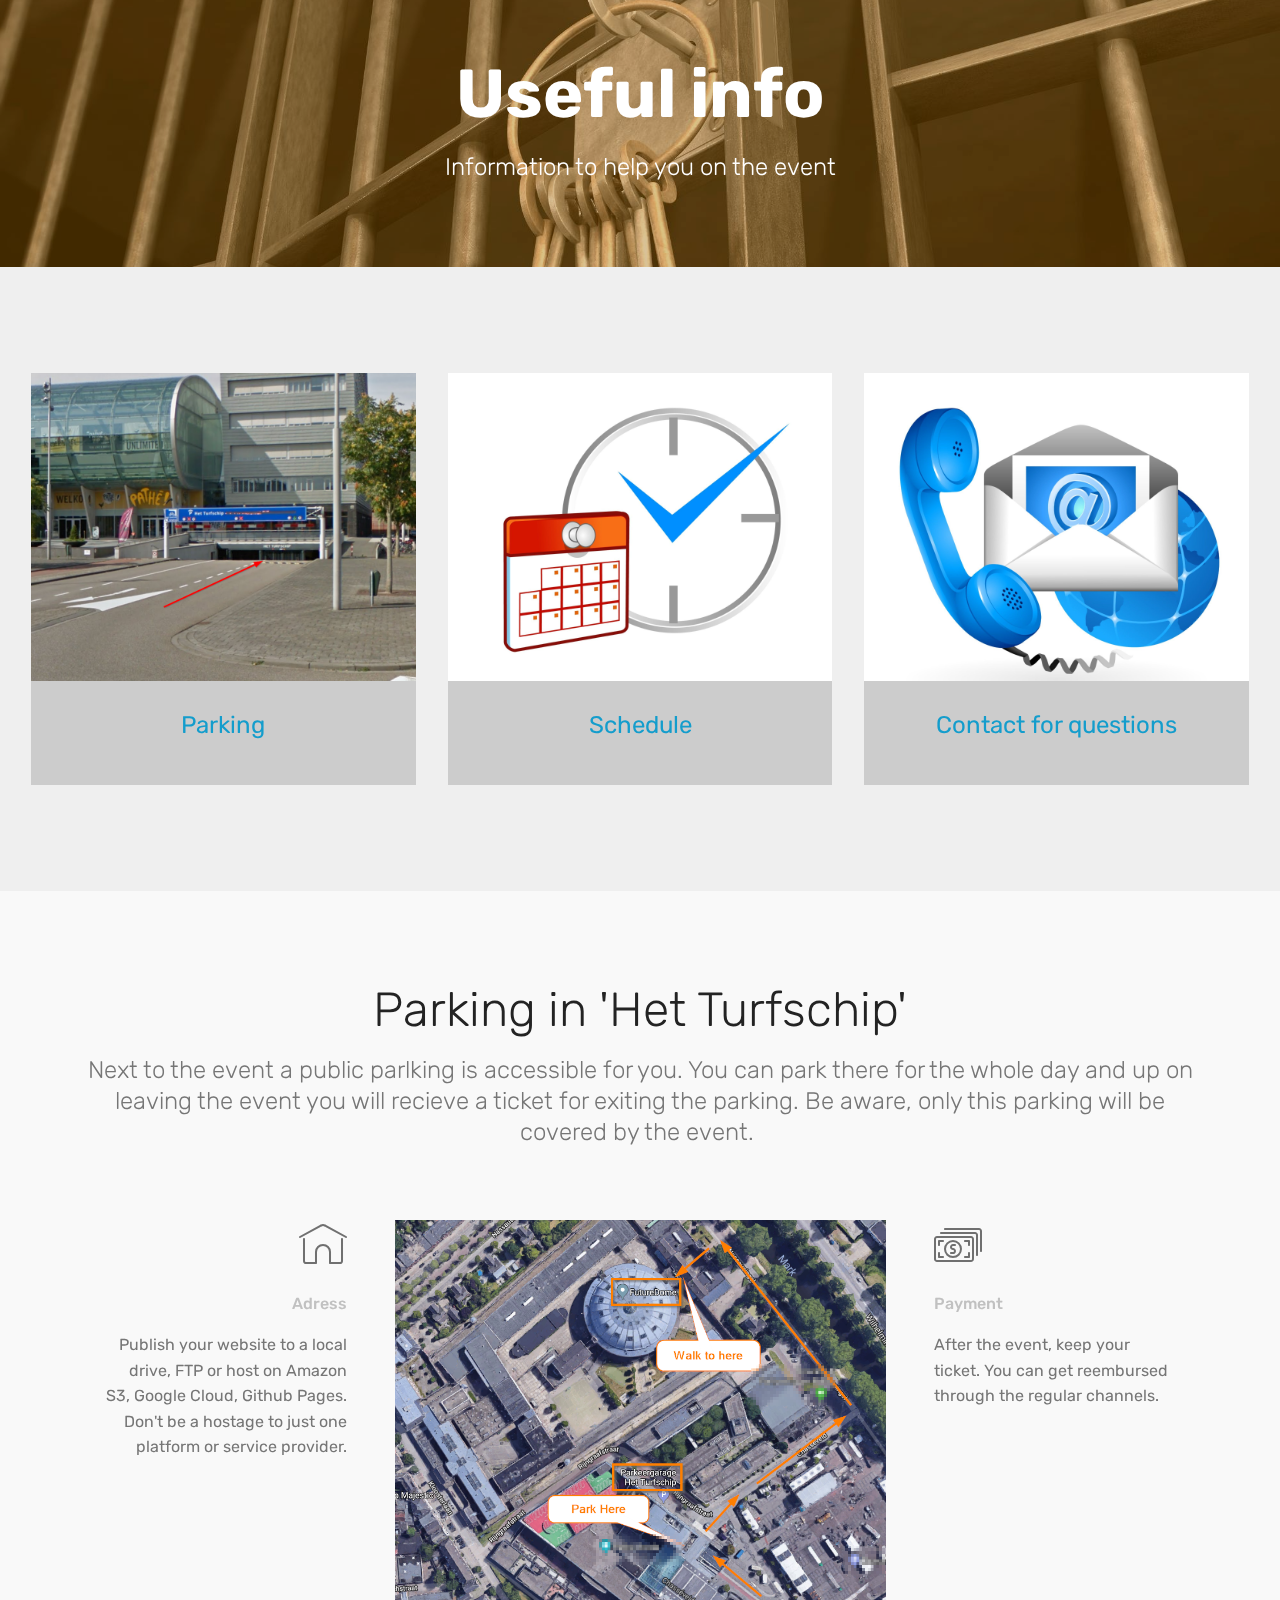
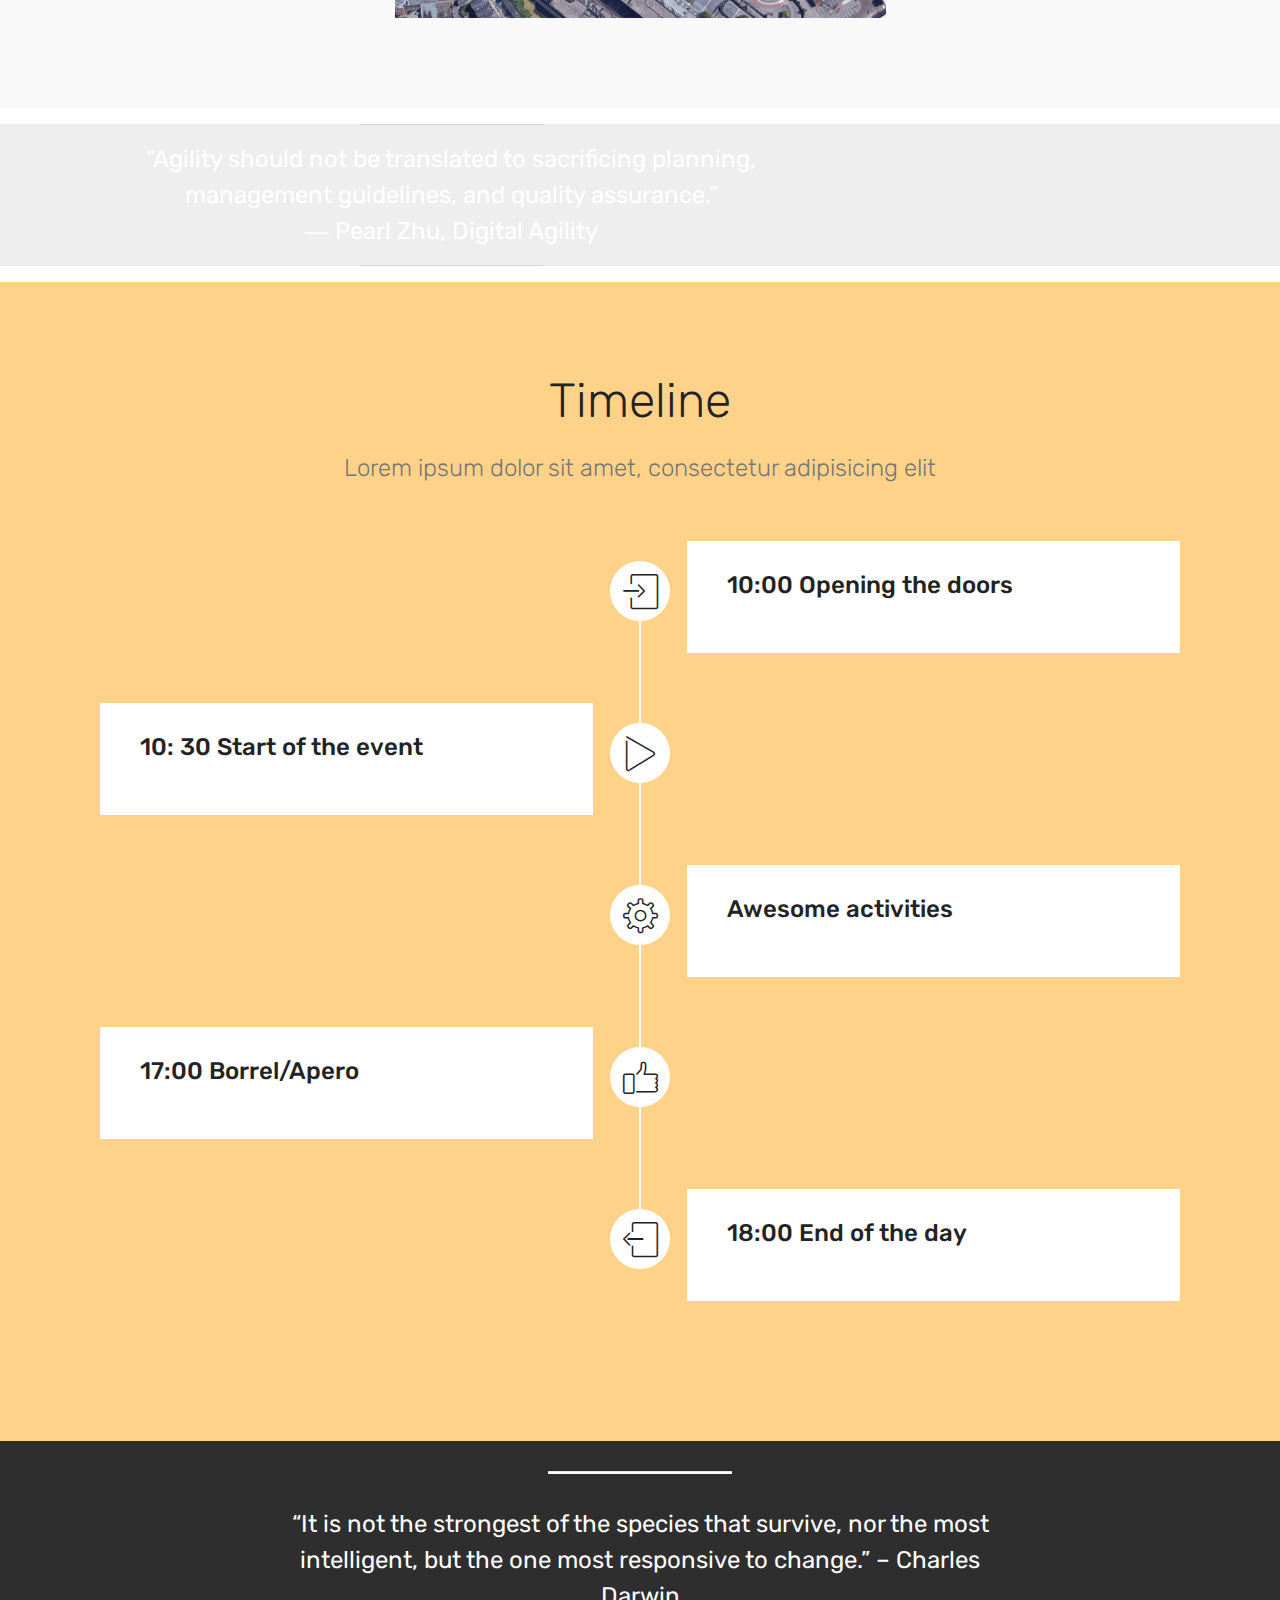
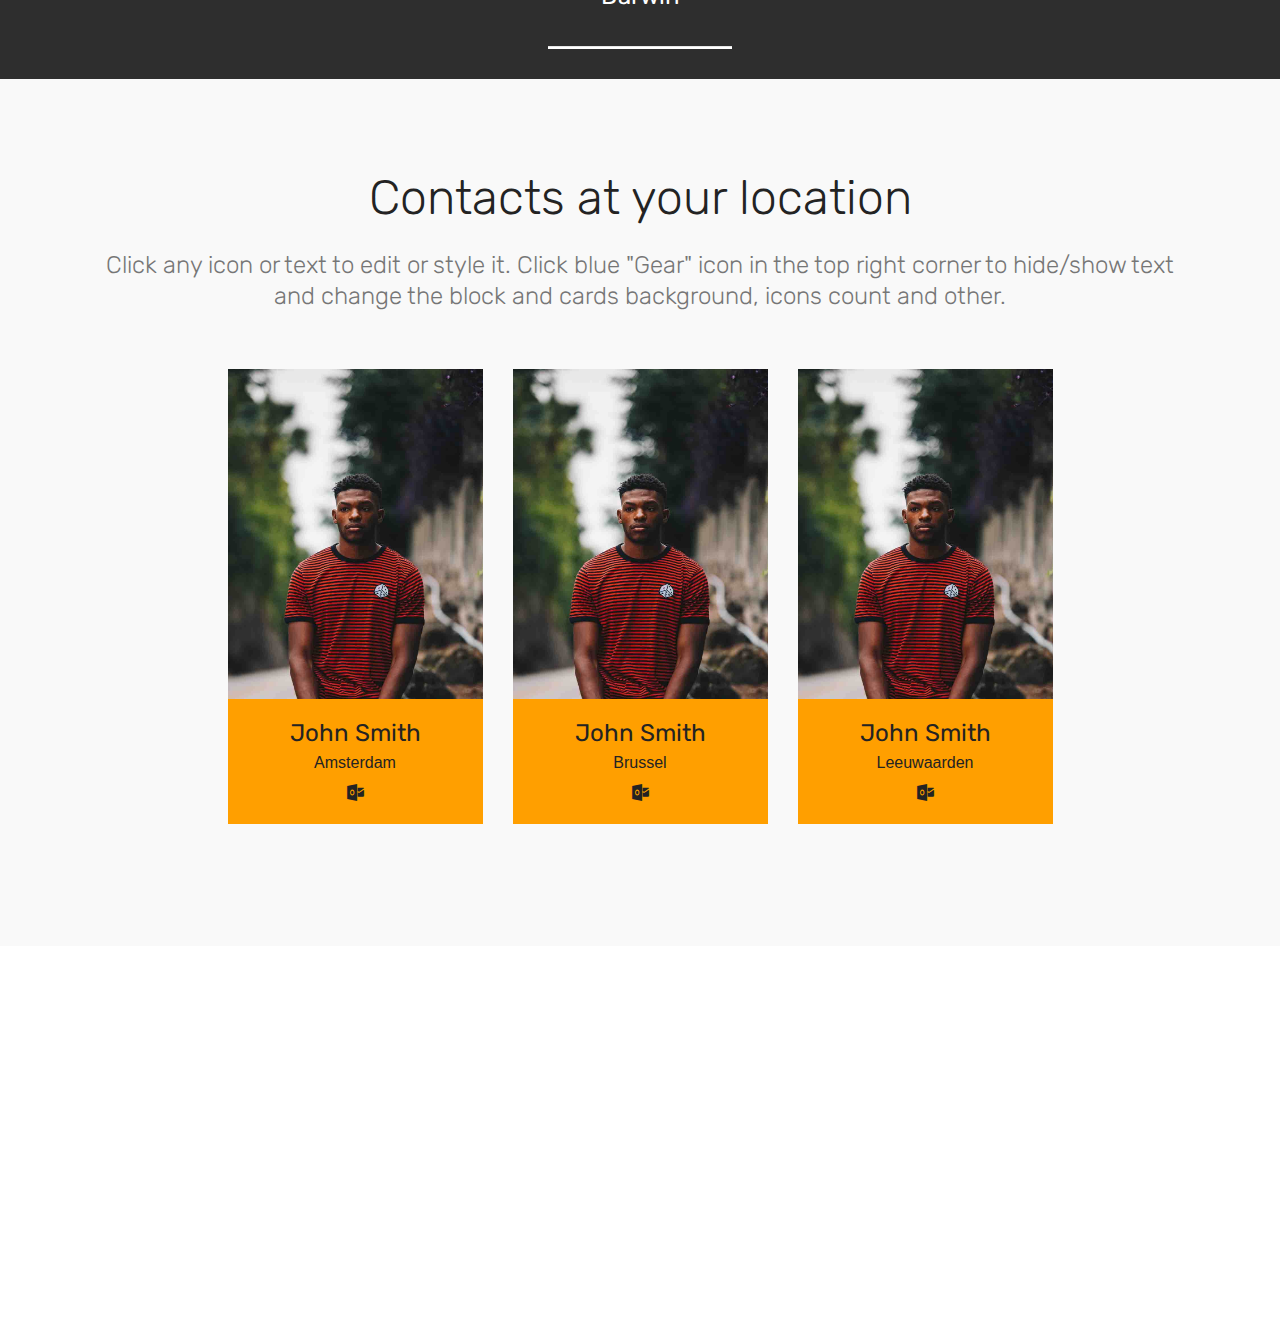
<file: page1.html>
<!DOCTYPE html>
<html >
<head>
  <!-- Site made with Mobirise Website Builder v4.6.5, https://mobirise.com -->
  <meta charset="UTF-8">
  <meta http-equiv="X-UA-Compatible" content="IE=edge">
  <meta name="generator" content="Mobirise v4.6.5, mobirise.com">
  <meta name="viewport" content="width=device-width, initial-scale=1, minimum-scale=1">
  <link rel="shortcut icon" href="assets/images/logo4.png" type="image/x-icon">
  <meta name="description" content="Web Page Builder Description">
  <title>Usefull Info</title>
  <link rel="stylesheet" href="assets/web/assets/mobirise-icons/mobirise-icons.css">
  <link rel="stylesheet" href="assets/tether/tether.min.css">
  <link rel="stylesheet" href="assets/bootstrap/css/bootstrap.min.css">
  <link rel="stylesheet" href="assets/bootstrap/css/bootstrap-grid.min.css">
  <link rel="stylesheet" href="assets/bootstrap/css/bootstrap-reboot.min.css">
  <link rel="stylesheet" href="assets/socicon/css/styles.css">
  <link rel="stylesheet" href="assets/theme/css/style.css">
  <link rel="stylesheet" href="assets/mobirise/css/mbr-additional.css" type="text/css">
  
  
  
</head>
<body>
  <section class="mbr-section content5 cid-qLlWuibxvo mbr-parallax-background" id="content5-b">

    

    <div class="mbr-overlay" style="opacity: 0.4; background-color: rgb(163, 102, 0);">
    </div>

    <div class="container">
        <div class="media-container-row">
            <div class="title col-12 col-md-8">
                <h2 class="align-center mbr-bold mbr-white pb-3 mbr-fonts-style display-1">
                    Useful info</h2>
                <h3 class="mbr-section-subtitle align-center mbr-light mbr-white pb-3 mbr-fonts-style display-5">
                    Information to help you on the event</h3>
                
                
            </div>
        </div>
    </div>
</section>

<section class="engine"><a href="https://mobirise.ws/a">best website builder</a></section><section class="features17 cid-qLlWpvo4tj" id="features17-a">
    
    

    
    <div class="container-fluid">
        <div class="media-container-row">
            <div class="card p-3 col-12 col-md-6 col-lg-4">
                <div class="card-wrapper">
                    <div class="card-img">
                        <img src="assets/images/parking-2000x1600.png" alt="Mobirise" title="">
                    </div>
                    <div class="card-box">
                        <h4 class="card-title pb-3 mbr-fonts-style display-5">
                            <a href="page1.html#features12-c">Parking</a></h4>
                        
                    </div>
                </div>
            </div>

            <div class="card p-3 col-12 col-md-6 col-lg-4">
                <div class="card-wrapper">
                    <div class="card-img">
                        <img src="assets/images/schedule-2000x1600.jpg" alt="Mobirise" title="">
                    </div>
                    <div class="card-box">
                        <h4 class="card-title pb-3 mbr-fonts-style display-5"><a href="page1.html#timeline2-d">Schedule</a></h4>
                        
                    </div>
                </div>
            </div>

            <div class="card p-3 col-12 col-md-6 col-lg-4">
                <div class="card-wrapper">
                    <div class="card-img">
                        <img src="assets/images/contact-1-2000x1600.jpg" alt="Mobirise" title="">
                    </div>
                    <div class="card-box">
                        <h4 class="card-title pb-3 mbr-fonts-style display-5">
                            <a href="page1.html#features16-e">Contact for questions</a></h4>
                        
                    </div>
                </div>
            </div>

            
            
            
        </div>
    </div>
</section>

<section class="features12 cid-qLm520ZpUV" id="features12-c">
    
    

    

    <div class="container">
        <h2 class="mbr-section-title pb-2 mbr-fonts-style display-2">
            Parking in 'Het Turfschip'</h2>
        <h3 class="mbr-section-subtitle pb-3 mbr-fonts-style display-5">
            Next to the event a public parlking is accessible for you. You can park there for the whole day and up on leaving the event you will recieve a ticket for exiting the parking. Be aware, only this parking will be covered by the event.&nbsp;</h3>

        <div class="media-container-row pt-5">
            <div class="block-content align-right">
                <div class="card pl-3 pr-3 pb-5">
                    <div class="mbr-card-img-title">
                        <div class="card-img pb-3">
                             <span class="mbr-iconfont mbri-home"></span>
                        </div>
                        <div class="mbr-crt-title">
                            <h4 class="card-title py-2 mbr-crt-title mbr-fonts-style display-7">
                                Adress</h4>
                        </div>
                    </div>                

                    <div class="card-box">
                        <p class="mbr-text mbr-section-text mbr-fonts-style display-7">
                            Publish your website to a local drive, FTP or host on Amazon S3, Google Cloud, Github Pages. Don't be a hostage to just one platform or service provider.
                        </p>
                    </div>
                </div>

                
            </div>

            <div class="mbr-figure" style="width: 50%;">
                <img src="assets/images/location-map-864x700.png" alt="Mobirise" title="">
            </div>

            <div class="block-content align-left  ">
                <div class="card pl-3 pr-3 pb-5">
                    <div class="mbr-card-img-title">
                        <div class="card-img pb-3">
                             <span class="mbr-iconfont mbri-cash"></span>
                        </div>
                        <div class="mbr-crt-title">
                            <h4 class="card-title py-2 mbr-crt-title mbr-fonts-style display-7">
                                Payment</h4>
                        </div>
                    </div>                

                    <div class="card-box">
                        <p class="mbr-text mbr-section-text mbr-fonts-style display-7">After the event, keep your ticket. You can get reembursed through the regular channels.</p>
                    </div>
                </div>

                
            </div>
        </div>
    </div>
</section>

<section class="mbr-section article content10 cid-qLmtpwOMLY" id="content10-n">
    
     

    <div class="container">
        <div class="inner-container" style="width: 66%;">
            <hr class="line" style="width: 25%;">
            <div class="section-text align-center mbr-white mbr-fonts-style display-5">“Agility should not be translated to sacrificing planning, management guidelines, and quality assurance.” 
<div>― Pearl Zhu, Digital Agility</div></div>
            <hr class="line" style="width: 25%;">
        </div>
    </div>
</section>

<section class="timeline2 cid-qLm9wJ5Mbi" id="timeline2-d">

    

    

    <div class="container align-center">
        <h2 class="mbr-section-title pb-3 mbr-fonts-style display-2">
            Timeline
        </h2>
        <h3 class="mbr-section-subtitle pb-5 mbr-fonts-style display-5">
            Lorem ipsum dolor sit amet, consectetur adipisicing elit
        </h3>

        <div class="container timelines-container" mbri-timelines="">
            <div class="row timeline-element reverse separline">      
                <span class="iconsBackground">
                    <span class="mbr-iconfont mbri-login"></span>
                </span>          
                <div class="col-xs-12 col-md-6 align-left">
                    <div class="timeline-text-content">
                        <h4 class="mbr-timeline-title pb-3 mbr-fonts-style display-5">10:00 Opening the doors</h4>
                        <p class="mbr-timeline-text mbr-fonts-style display-7"></p>
                     </div>
                </div>
            </div>

            <div class="row timeline-element  separline">
                <span class="iconsBackground">
                    <span class="mbr-iconfont mbri-play"></span>
                </span>
                <div class="col-xs-12 col-md-6 align-left ">
                    <div class="timeline-text-content">
                        <h4 class="mbr-timeline-title pb-3 mbr-fonts-style display-5">10: 30 Start of the event</h4>
                        <p class="mbr-timeline-text mbr-fonts-style display-7"></p>
                    </div>
                </div>
            </div> 

            <div class="row timeline-element reverse separline">
                <span class="iconsBackground">
                    <span class="mbr-iconfont mbri-setting3"></span>
                </span>
                <div class="col-xs-12 col-md-6 align-left">
                    <div class="timeline-text-content">
                        <h4 class="mbr-timeline-title pb-3 mbr-fonts-style display-5">Awesome activities&nbsp;</h4>      
                        <p class="mbr-timeline-text mbr-fonts-style display-7"></p>
                    </div>
                </div>
            </div>

            <div class="row timeline-element  separline">
                <span class="iconsBackground">
                    <span class="mbr-iconfont mbri-like"></span>
                </span>
                <div class="col-xs-12 col-md-6 align-left ">
                    <div class="timeline-text-content">
                        <h4 class="mbr-timeline-title pb-3 mbr-fonts-style display-5">17:00 Borrel/Apero&nbsp;</h4>
                        <p class="mbr-timeline-text mbr-fonts-style display-7"></p>
                    </div>
                </div>
            </div>

            <div class="row timeline-element reverse">
                <span class="iconsBackground">
                    <span class="mbr-iconfont mbri-logout"></span>
                </span>
                <div class="col-xs-12 col-md-6 align-left">
                    <div class="timeline-text-content">
                        <h4 class="mbr-timeline-title pb-3 mbr-fonts-style display-5">18:00 End of the day</h4>
                        <p class="mbr-timeline-text mbr-fonts-style display-7"></p>
                    </div>
                </div>
            </div>

            

            

            

            

            

            

            
        </div>
    </div>
</section>

<section class="mbr-section article content10 cid-qLms4Ds16T" id="content10-l">
    
     

    <div class="container">
        <div class="inner-container" style="width: 66%;">
            <hr class="line" style="width: 25%;">
            <div class="section-text align-center mbr-white mbr-fonts-style display-5">“It is not the strongest of the species that survive, nor the most intelligent, but the one most responsive to change.” – Charles Darwin</div>
            <hr class="line" style="width: 25%;">
        </div>
    </div>
</section>

<section class="features16 cid-qLmaWRyFJx" id="features16-e">
    
    
    
    <div class="container align-center">
        <h2 class="pb-3 mbr-fonts-style mbr-section-title display-2">
            Contacts at your location</h2>
        <h3 class="pb-5 mbr-section-subtitle mbr-fonts-style mbr-light display-5">
            Click any icon or text to edit or style it. Click blue "Gear" icon in the top right corner to hide/show text and change the block and cards background, icons count and other.
        </h3>
        <div class="row media-row">
            
        <div class="team-item col-lg-3 col-md-6">
                <div class="item-image">
                    <img src="assets/images/face6.jpg">
                </div>
                <div class="item-caption py-3">
                    <div class="item-name px-2">
                        <p class="mbr-fonts-style display-5">
                           John Smith
                        </p>
                    </div>
                    <div class="item-role px-2">
                        <p>Amsterdam</p>
                    </div>
                    <div class="item-social pt-2">
                        <a href="https://twitter.com/mobirise" target="_blank">
                            <span class="p-1 mbr-iconfont mbr-iconfont-social socicon-outlook socicon"></span>
                        </a>
                        <a href="https://www.facebook.com/pages/Mobirise/1616226671953247" target="_blank">
                            
                        </a>
                        <a href="https://plus.google.com/u/0/+Mobirise" target="_blank">
                            
                        </a>
                        <a href="https://www.linkedin.com/in/mobirise" target="_blank">
                            
                        </a>
                        <a href="https://www.instagram.com/mobirise/" target="_blank">
                            
                        </a>
                        <a href="https://www.youtube.com/channel/UCt_tncVAetpK5JeM8L-8jyw" target="_blank">    
                            
                        </a>
                    </div>
                </div>
            </div><div class="team-item col-lg-3 col-md-6">
                <div class="item-image">
                    <img src="assets/images/face6.jpg">
                </div>
                <div class="item-caption py-3">
                    <div class="item-name px-2">
                        <p class="mbr-fonts-style display-5">
                           John Smith
                        </p>
                    </div>
                    <div class="item-role px-2">
                        <p>Brussel</p>
                    </div>
                    <div class="item-social pt-2">
                        <a href="https://twitter.com/mobirise" target="_blank">
                            <span class="p-1 mbr-iconfont mbr-iconfont-social socicon-outlook socicon"></span>
                        </a>
                        <a href="https://www.facebook.com/pages/Mobirise/1616226671953247" target="_blank">
                            
                        </a>
                        <a href="https://plus.google.com/u/0/+Mobirise" target="_blank">
                            
                        </a>
                        <a href="https://www.linkedin.com/in/mobirise" target="_blank">
                            
                        </a>
                        <a href="https://www.instagram.com/mobirise/" target="_blank">
                            
                        </a>
                        <a href="https://www.youtube.com/channel/UCt_tncVAetpK5JeM8L-8jyw" target="_blank">    
                            
                        </a>
                    </div>
                </div>
            </div><div class="team-item col-lg-3 col-md-6">
                <div class="item-image">
                    <img src="assets/images/face6.jpg">
                </div>
                <div class="item-caption py-3">
                    <div class="item-name px-2">
                        <p class="mbr-fonts-style display-5">
                           John Smith
                        </p>
                    </div>
                    <div class="item-role px-2">
                        <p>Leeuwaarden</p>
                    </div>
                    <div class="item-social pt-2">
                        <a href="https://twitter.com/mobirise" target="_blank">
                            <span class="p-1 mbr-iconfont mbr-iconfont-social socicon-outlook socicon"></span>
                        </a>
                        <a href="https://www.facebook.com/pages/Mobirise/1616226671953247" target="_blank">
                            
                        </a>
                        <a href="https://plus.google.com/u/0/+Mobirise" target="_blank">
                            
                        </a>
                        <a href="https://www.linkedin.com/in/mobirise" target="_blank">
                            
                        </a>
                        <a href="https://www.instagram.com/mobirise/" target="_blank">
                            
                        </a>
                        <a href="https://www.youtube.com/channel/UCt_tncVAetpK5JeM8L-8jyw" target="_blank">    
                            
                        </a>
                    </div>
                </div>
            </div></div>    
    </div>
</section>

<section class="cid-qLmvSVtM0C mbr-reveal" id="footer2-v">

    

    

    <div class="container">
        <div class="media-container-row content mbr-white">
            <div class="col-12 col-md-3 mbr-fonts-style display-7">
                <p class="mbr-text">
                    <strong>Address</strong>
                    <br>
                    <br>Future Dome &nbsp; &nbsp; &nbsp; &nbsp; &nbsp; &nbsp; &nbsp; &nbsp; &nbsp; &nbsp;<br> Nassausingel 26, <br>4811 DG Breda, <br>Nederland<br><br><strong>Contacts</strong>
                    <br>
                    <br><a href="page1.html#features16-e">Amsterdam</a><br><a href="page1.html#features16-e">Brussel</a><br><a href="page1.html#features16-e">Leeuwaarden</a></p>
            </div>
            <div class="col-12 col-md-3 mbr-fonts-style display-7">
                <p class="mbr-text">
                    <strong>Links</strong>
                    <br>
                    <br><a href="index.html">Home Page</a><br><a href="page1.html#features12-c">Parking</a><br><a href="page1.html">Useful Information</a><br><a href="page2.html">Carpooling</a><br><br><strong>Feedback</strong>
                    <br>
                    <br>Please send us your ideas, bug reports, suggestions! Any feedback would be appreciated.
                </p>
            </div>
            <div class="col-12 col-md-6">
                <div class="google-map"><iframe frameborder="0" style="border:0" src="https://www.google.com/maps/embed/v1/place?key=AIzaSyA0Dx_boXQiwvdz8sJHoYeZNVTdoWONYkU&amp;q=place_id:ChIJazd6OX-fxkcRX-FPDaFAOcM" allowfullscreen=""></iframe></div>
            </div>
        </div>
        <div class="footer-lower">
            <div class="media-container-row">
                <div class="col-sm-12">
                    <hr>
                </div>
            </div>
            <div class="media-container-row mbr-white">
                <div class="col-sm-6 copyright">
                    <p class="mbr-text mbr-fonts-style display-7">
                        © Copyright 2017 ING - All Rights Reserved
                    </p>
                </div>
                <div class="col-md-6">
                    <div class="social-list align-right">
                        <div class="soc-item">
                            
                                <span class="mbr-iconfont mbr-iconfont-social socicon-twitter socicon"></span>
                            
                        </div>
                        
                        
                        
                        
                        
                    </div>
                </div>
            </div>
        </div>
    </div>
</section>


  <script src="assets/web/assets/jquery/jquery.min.js"></script>
  <script src="assets/popper/popper.min.js"></script>
  <script src="assets/tether/tether.min.js"></script>
  <script src="assets/bootstrap/js/bootstrap.min.js"></script>
  <script src="assets/smoothscroll/smooth-scroll.js"></script>
  <script src="assets/parallax/jarallax.min.js"></script>
  <script src="assets/theme/js/script.js"></script>
  
  
</body>
</html>
</file>
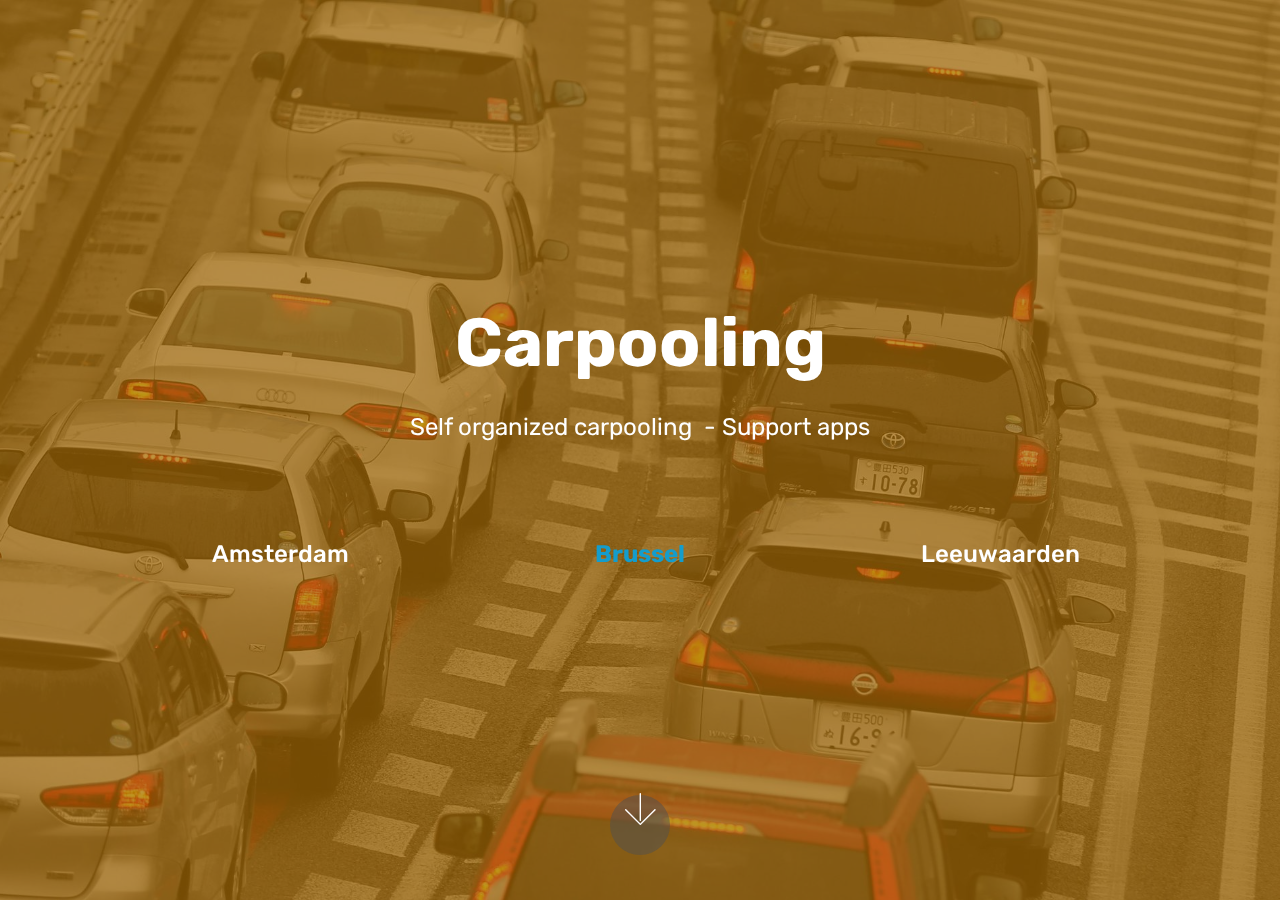
<file: page2.html>
<!DOCTYPE html>
<html >
<head>
  <!-- Site made with Mobirise Website Builder v4.6.5, https://mobirise.com -->
  <meta charset="UTF-8">
  <meta http-equiv="X-UA-Compatible" content="IE=edge">
  <meta name="generator" content="Mobirise v4.6.5, mobirise.com">
  <meta name="viewport" content="width=device-width, initial-scale=1, minimum-scale=1">
  <link rel="shortcut icon" href="assets/images/logo4.png" type="image/x-icon">
  <meta name="description" content="Web Builder Description">
  <title>Carpooling</title>
  <link rel="stylesheet" href="assets/web/assets/mobirise-icons/mobirise-icons.css">
  <link rel="stylesheet" href="assets/tether/tether.min.css">
  <link rel="stylesheet" href="assets/bootstrap/css/bootstrap.min.css">
  <link rel="stylesheet" href="assets/bootstrap/css/bootstrap-grid.min.css">
  <link rel="stylesheet" href="assets/bootstrap/css/bootstrap-reboot.min.css">
  <link rel="stylesheet" href="assets/theme/css/style.css">
  <link rel="stylesheet" href="assets/mobirise/css/mbr-additional.css" type="text/css">
  
  
  
</head>
<body>
  <section class="header12 cid-qLmkKXW6Im mbr-fullscreen mbr-parallax-background" id="header12-j">

    

    <div class="mbr-overlay" style="opacity: 0.7; background-color: rgb(163, 102, 0);">
    </div>

    <div class="container  ">
            <div class="media-container">
                <div class="col-md-12 align-center">
                    <h1 class="mbr-section-title pb-3 mbr-white mbr-bold mbr-fonts-style display-1">Carpooling</h1>
                    <p class="mbr-text pb-3 mbr-white mbr-fonts-style display-5">
                        Self organized carpooling &nbsp;- Support apps</p>
                    

                    <div class="icons-media-container mbr-white">
                        <div class="card col-12 col-md-6 col-lg-4">
                            
                            <h5 class="mbr-fonts-style display-5">Amsterdam<strong></strong></h5>
                        </div>

                        <div class="card col-12 col-md-6 col-lg-4">
                            
                            <h5 class="mbr-fonts-style display-5">
                                <a href="https://www.groupcarpool.com/t/soz6qf"><strong>Brussel</strong></a></h5>
                        </div>

                        <div class="card col-12 col-md-6 col-lg-4">
                            
                            <h5 class="mbr-fonts-style display-5">
                                Leeuwaarden</h5>
                        </div>

                        
                    </div>
                </div>
            </div>
    </div>

    <div class="mbr-arrow hidden-sm-down" aria-hidden="true">
        <a href="#next">
            <i class="mbri-down mbr-iconfont"></i>
        </a>
    </div>
</section>


  <section class="engine"><a href="https://mobirise.ws/j">design your own website</a></section><script src="assets/web/assets/jquery/jquery.min.js"></script>
  <script src="assets/popper/popper.min.js"></script>
  <script src="assets/tether/tether.min.js"></script>
  <script src="assets/bootstrap/js/bootstrap.min.js"></script>
  <script src="assets/smoothscroll/smooth-scroll.js"></script>
  <script src="assets/parallax/jarallax.min.js"></script>
  <script src="assets/theme/js/script.js"></script>
  
  
</body>
</html>
</file>
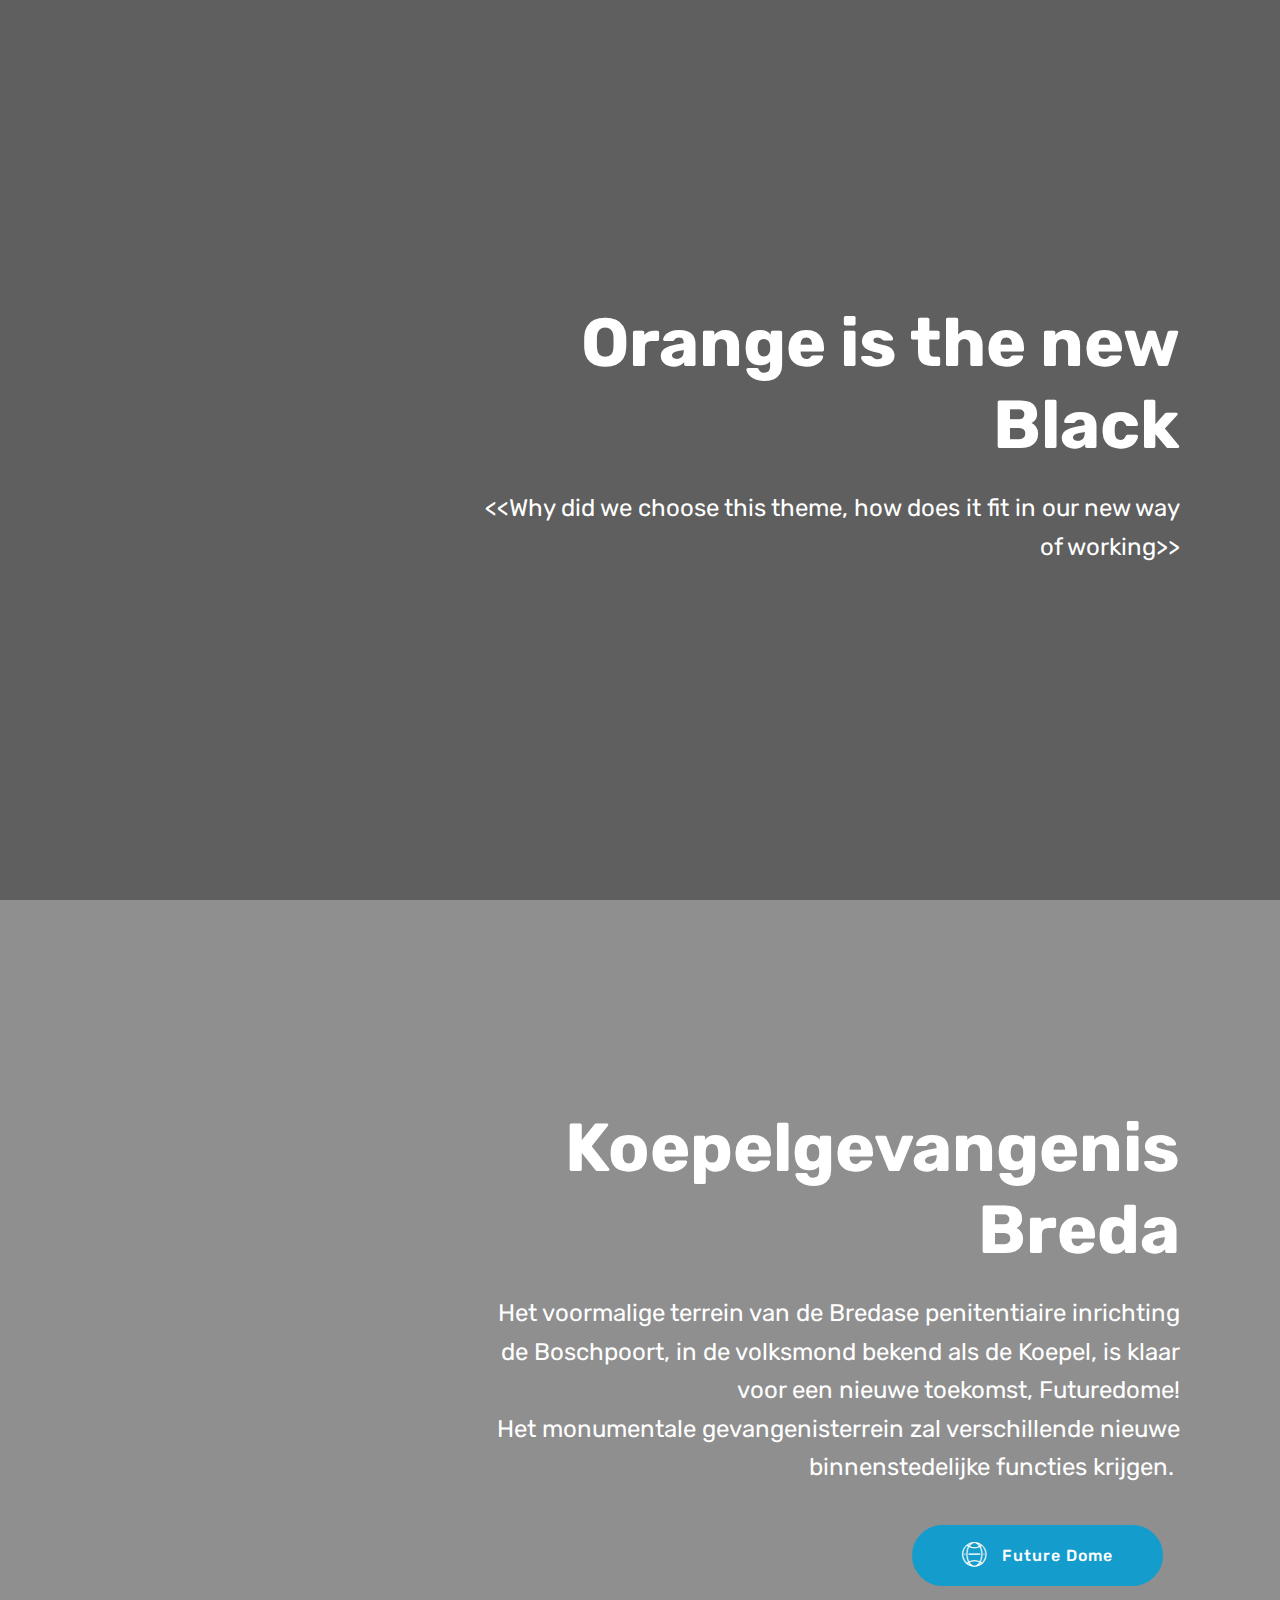
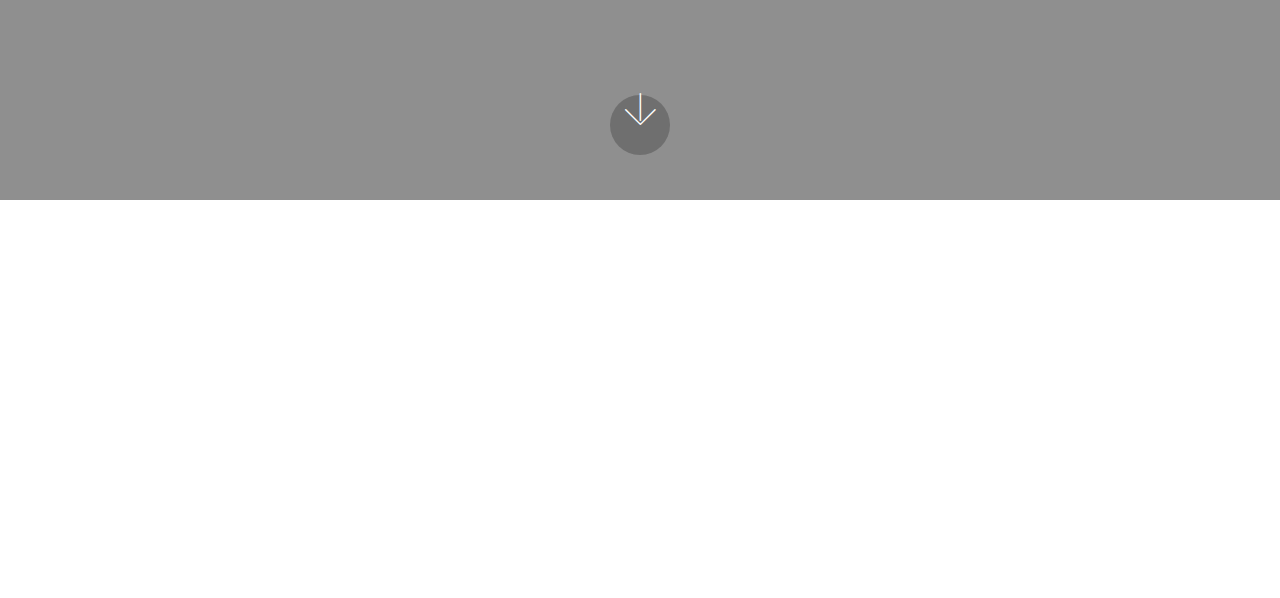
<file: page3.html>
<!DOCTYPE html>
<html >
<head>
  <!-- Site made with Mobirise Website Builder v4.6.5, https://mobirise.com -->
  <meta charset="UTF-8">
  <meta http-equiv="X-UA-Compatible" content="IE=edge">
  <meta name="generator" content="Mobirise v4.6.5, mobirise.com">
  <meta name="viewport" content="width=device-width, initial-scale=1, minimum-scale=1">
  <link rel="shortcut icon" href="assets/images/logo4.png" type="image/x-icon">
  <meta name="description" content="Site Creator Description">
  <title>More Details</title>
  <link rel="stylesheet" href="assets/web/assets/mobirise-icons/mobirise-icons.css">
  <link rel="stylesheet" href="assets/tether/tether.min.css">
  <link rel="stylesheet" href="assets/bootstrap/css/bootstrap.min.css">
  <link rel="stylesheet" href="assets/bootstrap/css/bootstrap-grid.min.css">
  <link rel="stylesheet" href="assets/bootstrap/css/bootstrap-reboot.min.css">
  <link rel="stylesheet" href="assets/socicon/css/styles.css">
  <link rel="stylesheet" href="assets/theme/css/style.css">
  <link rel="stylesheet" href="assets/mobirise/css/mbr-additional.css" type="text/css">
  
  
  
</head>
<body>
  <section class="header10 cid-qLmqXFlDRe mbr-fullscreen" data-bg-video="https://www.youtube.com/watch?v=9Mm7TOQpJOc" id="header10-k">

    

    <div class="mbr-overlay" style="opacity: 0.6; background-color: rgb(0, 0, 0);">
    </div>

    <div class="container">
        <div class="media-container-column mbr-white col-lg-8 col-md-10 ml-auto">
            <h1 class="mbr-section-title align-right mbr-bold pb-3 mbr-fonts-style display-1">
                Orange is the new Black</h1>
            
            <p class="mbr-text align-right pb-3 mbr-fonts-style display-5">&lt;&lt;Why did we choose this theme, how does it fit in our new way of working&gt;&gt;</p>
            
        </div>
    </div>

    
</section>

<section class="engine"><a href="https://mobirise.ws/g">create own website</a></section><section class="header10 cid-qLmtRA5n0z mbr-fullscreen mbr-parallax-background" id="header10-p">

    

    <div class="mbr-overlay" style="opacity: 0.4; background-color: rgb(0, 0, 0);">
    </div>

    <div class="container">
        <div class="media-container-column mbr-white col-lg-8 col-md-10 ml-auto">
            <h1 class="mbr-section-title align-right mbr-bold pb-3 mbr-fonts-style display-1">
                Koepelgevangenis Breda</h1>
            
            <p class="mbr-text align-right pb-3 mbr-fonts-style display-5">
               Het voormalige terrein van de Bredase penitentiaire inrichting de Boschpoort, in de volksmond bekend als de Koepel, is klaar voor een nieuwe toekomst, Futuredome! <br>Het monumentale gevangenisterrein zal verschillende nieuwe binnenstedelijke functies krijgen.&nbsp;</p>
            <div class="mbr-section-btn align-right"><a class="btn btn-md btn-primary display-4" href="https://www.futuredomeevents.nl/"><span class="mbri-globe-2 mbr-iconfont mbr-iconfont-btn"><br></span>Future Dome<br></a></div>
        </div>
    </div>

    <div class="mbr-arrow hidden-sm-down" aria-hidden="true">
        <a href="#next">
            <i class="mbri-down mbr-iconfont"></i>
        </a>
    </div>
</section>

<section class="cid-qLmvsJ71ok mbr-reveal" id="footer2-s">

    

    

    <div class="container">
        <div class="media-container-row content mbr-white">
            <div class="col-12 col-md-3 mbr-fonts-style display-7">
                <p class="mbr-text">
                    <strong>Address</strong>
                    <br>
                    <br>Future Dome &nbsp; &nbsp; &nbsp; &nbsp; &nbsp; &nbsp; &nbsp; &nbsp; &nbsp; &nbsp;<br> Nassausingel 26, <br>4811 DG Breda, <br>Nederland<br><br><strong>Contacts</strong>
                    <br>
                    <br><a href="page1.html#features16-e">Amsterdam</a><br><a href="page1.html#features16-e">Brussel</a><br><a href="page1.html#features16-e">Leeuwaarden</a></p>
            </div>
            <div class="col-12 col-md-3 mbr-fonts-style display-7">
                <p class="mbr-text">
                    <strong>Links</strong>
                    <br>
                    <br><a href="index.html">Home Page</a><br><a href="page1.html#features12-c">Parking</a><br><a href="page1.html">Useful Information</a><br><a href="page2.html">Carpooling</a><br><br><strong>Feedback</strong>
                    <br>
                    <br>Please send us your ideas, bug reports, suggestions! Any feedback would be appreciated.
                </p>
            </div>
            <div class="col-12 col-md-6">
                <div class="google-map"><iframe frameborder="0" style="border:0" src="https://www.google.com/maps/embed/v1/place?key=AIzaSyA0Dx_boXQiwvdz8sJHoYeZNVTdoWONYkU&amp;q=place_id:ChIJazd6OX-fxkcRX-FPDaFAOcM" allowfullscreen=""></iframe></div>
            </div>
        </div>
        <div class="footer-lower">
            <div class="media-container-row">
                <div class="col-sm-12">
                    <hr>
                </div>
            </div>
            <div class="media-container-row mbr-white">
                <div class="col-sm-6 copyright">
                    <p class="mbr-text mbr-fonts-style display-7">
                        © Copyright 2017 ING - All Rights Reserved
                    </p>
                </div>
                <div class="col-md-6">
                    <div class="social-list align-right">
                        <div class="soc-item">
                            
                                <span class="mbr-iconfont mbr-iconfont-social socicon-twitter socicon"></span>
                            
                        </div>
                        
                        
                        
                        
                        
                    </div>
                </div>
            </div>
        </div>
    </div>
</section>


  <script src="assets/web/assets/jquery/jquery.min.js"></script>
  <script src="assets/popper/popper.min.js"></script>
  <script src="assets/tether/tether.min.js"></script>
  <script src="assets/bootstrap/js/bootstrap.min.js"></script>
  <script src="assets/ytplayer/jquery.mb.ytplayer.min.js"></script>
  <script src="assets/vimeoplayer/jquery.mb.vimeo_player.js"></script>
  <script src="assets/parallax/jarallax.min.js"></script>
  <script src="assets/smoothscroll/smooth-scroll.js"></script>
  <script src="assets/theme/js/script.js"></script>
  
  
</body>
</html>
</file>
<file: assets/web/assets/mobirise-icons/mobirise-icons.css>
@font-face {
  font-family: 'MobiriseIcons';
  src:  url('mobirise-icons.eot?spat4u');
  src:  url('mobirise-icons.eot?spat4u#iefix') format('embedded-opentype'),
    url('mobirise-icons.ttf?spat4u') format('truetype'),
    url('mobirise-icons.woff?spat4u') format('woff'),
    url('mobirise-icons.svg?spat4u#MobiriseIcons') format('svg');
  font-weight: normal;
  font-style: normal;
}

[class^="mbri-"], [class*=" mbri-"] {
  /* use !important to prevent issues with browser extensions that change fonts */
  font-family: MobiriseIcons !important;
  speak: none;
  font-style: normal;
  font-weight: normal;
  font-variant: normal;
  text-transform: none;
  line-height: 1;

  /* Better Font Rendering =========== */
  -webkit-font-smoothing: antialiased;
  -moz-osx-font-smoothing: grayscale;
}

.mbri-add-submenu:before {
  content: "\e900";
}
.mbri-alert:before {
  content: "\e901";
}
.mbri-align-center:before {
  content: "\e902";
}
.mbri-align-justify:before {
  content: "\e903";
}
.mbri-align-left:before {
  content: "\e904";
}
.mbri-align-right:before {
  content: "\e905";
}
.mbri-android:before {
  content: "\e906";
}
.mbri-apple:before {
  content: "\e907";
}
.mbri-arrow-down:before {
  content: "\e908";
}
.mbri-arrow-next:before {
  content: "\e909";
}
.mbri-arrow-prev:before {
  content: "\e90a";
}
.mbri-arrow-up:before {
  content: "\e90b";
}
.mbri-bold:before {
  content: "\e90c";
}
.mbri-bookmark:before {
  content: "\e90d";
}
.mbri-bootstrap:before {
  content: "\e90e";
}
.mbri-briefcase:before {
  content: "\e90f";
}
.mbri-browse:before {
  content: "\e910";
}
.mbri-bulleted-list:before {
  content: "\e911";
}
.mbri-calendar:before {
  content: "\e912";
}
.mbri-camera:before {
  content: "\e913";
}
.mbri-cart-add:before {
  content: "\e914";
}
.mbri-cart-full:before {
  content: "\e915";
}
.mbri-cash:before {
  content: "\e916";
}
.mbri-change-style:before {
  content: "\e917";
}
.mbri-chat:before {
  content: "\e918";
}
.mbri-clock:before {
  content: "\e919";
}
.mbri-close:before {
  content: "\e91a";
}
.mbri-cloud:before {
  content: "\e91b";
}
.mbri-code:before {
  content: "\e91c";
}
.mbri-contact-form:before {
  content: "\e91d";
}
.mbri-credit-card:before {
  content: "\e91e";
}
.mbri-cursor-click:before {
  content: "\e91f";
}
.mbri-cust-feedback:before {
  content: "\e920";
}
.mbri-database:before {
  content: "\e921";
}
.mbri-delivery:before {
  content: "\e922";
}
.mbri-desktop:before {
  content: "\e923";
}
.mbri-devices:before {
  content: "\e924";
}
.mbri-down:before {
  content: "\e925";
}
.mbri-download:before {
  content: "\e989";
}
.mbri-drag-n-drop:before {
  content: "\e927";
}
.mbri-drag-n-drop2:before {
  content: "\e928";
}
.mbri-edit:before {
  content: "\e929";
}
.mbri-edit2:before {
  content: "\e92a";
}
.mbri-error:before {
  content: "\e92b";
}
.mbri-extension:before {
  content: "\e92c";
}
.mbri-features:before {
  content: "\e92d";
}
.mbri-file:before {
  content: "\e92e";
}
.mbri-flag:before {
  content: "\e92f";
}
.mbri-folder:before {
  content: "\e930";
}
.mbri-gift:before {
  content: "\e931";
}
.mbri-github:before {
  content: "\e932";
}
.mbri-globe:before {
  content: "\e933";
}
.mbri-globe-2:before {
  content: "\e934";
}
.mbri-growing-chart:before {
  content: "\e935";
}
.mbri-hearth:before {
  content: "\e936";
}
.mbri-help:before {
  content: "\e937";
}
.mbri-home:before {
  content: "\e938";
}
.mbri-hot-cup:before {
  content: "\e939";
}
.mbri-idea:before {
  content: "\e93a";
}
.mbri-image-gallery:before {
  content: "\e93b";
}
.mbri-image-slider:before {
  content: "\e93c";
}
.mbri-info:before {
  content: "\e93d";
}
.mbri-italic:before {
  content: "\e93e";
}
.mbri-key:before {
  content: "\e93f";
}
.mbri-laptop:before {
  content: "\e940";
}
.mbri-layers:before {
  content: "\e941";
}
.mbri-left-right:before {
  content: "\e942";
}
.mbri-left:before {
  content: "\e943";
}
.mbri-letter:before {
  content: "\e944";
}
.mbri-like:before {
  content: "\e945";
}
.mbri-link:before {
  content: "\e946";
}
.mbri-lock:before {
  content: "\e947";
}
.mbri-login:before {
  content: "\e948";
}
.mbri-logout:before {
  content: "\e949";
}
.mbri-magic-stick:before {
  content: "\e94a";
}
.mbri-map-pin:before {
  content: "\e94b";
}
.mbri-menu:before {
  content: "\e94c";
}
.mbri-mobile:before {
  content: "\e94d";
}
.mbri-mobile2:before {
  content: "\e94e";
}
.mbri-mobirise:before {
  content: "\e94f";
}
.mbri-more-horizontal:before {
  content: "\e950";
}
.mbri-more-vertical:before {
  content: "\e951";
}
.mbri-music:before {
  content: "\e952";
}
.mbri-new-file:before {
  content: "\e953";
}
.mbri-numbered-list:before {
  content: "\e954";
}
.mbri-opened-folder:before {
  content: "\e955";
}
.mbri-pages:before {
  content: "\e956";
}
.mbri-paper-plane:before {
  content: "\e957";
}
.mbri-paperclip:before {
  content: "\e958";
}
.mbri-photo:before {
  content: "\e959";
}
.mbri-photos:before {
  content: "\e95a";
}
.mbri-pin:before {
  content: "\e95b";
}
.mbri-play:before {
  content: "\e95c";
}
.mbri-plus:before {
  content: "\e95d";
}
.mbri-preview:before {
  content: "\e95e";
}
.mbri-print:before {
  content: "\e95f";
}
.mbri-protect:before {
  content: "\e960";
}
.mbri-question:before {
  content: "\e961";
}
.mbri-quote-left:before {
  content: "\e962";
}
.mbri-quote-right:before {
  content: "\e963";
}
.mbri-refresh:before {
  content: "\e964";
}
.mbri-responsive:before {
  content: "\e965";
}
.mbri-right:before {
  content: "\e966";
}
.mbri-rocket:before {
  content: "\e967";
}
.mbri-sad-face:before {
  content: "\e968";
}
.mbri-sale:before {
  content: "\e969";
}
.mbri-save:before {
  content: "\e96a";
}
.mbri-search:before {
  content: "\e96b";
}
.mbri-setting:before {
  content: "\e96c";
}
.mbri-setting2:before {
  content: "\e96d";
}
.mbri-setting3:before {
  content: "\e96e";
}
.mbri-share:before {
  content: "\e96f";
}
.mbri-shopping-bag:before {
  content: "\e970";
}
.mbri-shopping-basket:before {
  content: "\e971";
}
.mbri-shopping-cart:before {
  content: "\e972";
}
.mbri-sites:before {
  content: "\e973";
}
.mbri-smile-face:before {
  content: "\e974";
}
.mbri-speed:before {
  content: "\e975";
}
.mbri-star:before {
  content: "\e976";
}
.mbri-success:before {
  content: "\e977";
}
.mbri-sun:before {
  content: "\e978";
}
.mbri-sun2:before {
  content: "\e979";
}
.mbri-tablet:before {
  content: "\e97a";
}
.mbri-tablet-vertical:before {
  content: "\e97b";
}
.mbri-target:before {
  content: "\e97c";
}
.mbri-timer:before {
  content: "\e97d";
}
.mbri-to-ftp:before {
  content: "\e97e";
}
.mbri-to-local-drive:before {
  content: "\e97f";
}
.mbri-touch-swipe:before {
  content: "\e980";
}
.mbri-touch:before {
  content: "\e981";
}
.mbri-trash:before {
  content: "\e982";
}
.mbri-underline:before {
  content: "\e983";
}
.mbri-unlink:before {
  content: "\e984";
}
.mbri-unlock:before {
  content: "\e985";
}
.mbri-up-down:before {
  content: "\e986";
}
.mbri-up:before {
  content: "\e987";
}
.mbri-update:before {
  content: "\e988";
}
.mbri-upload:before {
 content: "\e926"; 
}
.mbri-user:before {
  content: "\e98a";
}
.mbri-user2:before {
  content: "\e98b";
}
.mbri-users:before {
  content: "\e98c";
}
.mbri-video:before {
  content: "\e98d";
}
.mbri-video-play:before {
  content: "\e98e";
}
.mbri-watch:before {
  content: "\e98f";
}
.mbri-website-theme:before {
  content: "\e990";
}
.mbri-wifi:before {
  content: "\e991";
}
.mbri-windows:before {
  content: "\e992";
}
.mbri-zoom-out:before {
  content: "\e993";
}
.mbri-redo:before {
  content: "\e994";
}
.mbri-undo:before {
  content: "\e995";
}
</file>
<file: assets/socicon/css/styles.css>
@charset "UTF-8";

@font-face {
  font-family: "socicon";
  src:url("../fonts/socicon.eot");
  src:url("../fonts/socicon.eot?#iefix") format("embedded-opentype"),
    url("../fonts/socicon.woff") format("woff"),
    url("../fonts/socicon.ttf") format("truetype"),
    url("../fonts/socicon.svg#socicon") format("svg");
  font-weight: normal;
  font-style: normal;

}

[data-icon]:before {
  font-family: "socicon" !important;
  content: attr(data-icon);
  font-style: normal !important;
  font-weight: normal !important;
  font-variant: normal !important;
  text-transform: none !important;
  speak: none;
  line-height: 1;
  -webkit-font-smoothing: antialiased;
  -moz-osx-font-smoothing: grayscale;
}

[class^="socicon-"]:before,
[class*=" socicon-"]:before {
  font-family: "socicon" !important;
  font-style: normal !important;
  font-weight: normal !important;
  font-variant: normal !important;
  text-transform: none !important;
  speak: none;
  line-height: 1;
  -webkit-font-smoothing: antialiased;
  -moz-osx-font-smoothing: grayscale;
}

.socicon-modelmayhem:before {
  content: "\e000";
}
.socicon-mixcloud:before {
  content: "\e001";
}
.socicon-drupal:before {
  content: "\e002";
}
.socicon-swarm:before {
  content: "\e003";
}
.socicon-istock:before {
  content: "\e004";
}
.socicon-yammer:before {
  content: "\e005";
}
.socicon-ello:before {
  content: "\e006";
}
.socicon-stackoverflow:before {
  content: "\e007";
}
.socicon-persona:before {
  content: "\e008";
}
.socicon-triplej:before {
  content: "\e009";
}
.socicon-houzz:before {
  content: "\e00a";
}
.socicon-rss:before {
  content: "\e00b";
}
.socicon-paypal:before {
  content: "\e00c";
}
.socicon-odnoklassniki:before {
  content: "\e00d";
}
.socicon-airbnb:before {
  content: "\e00e";
}
.socicon-periscope:before {
  content: "\e00f";
}
.socicon-outlook:before {
  content: "\e010";
}
.socicon-coderwall:before {
  content: "\e011";
}
.socicon-tripadvisor:before {
  content: "\e012";
}
.socicon-appnet:before {
  content: "\e013";
}
.socicon-goodreads:before {
  content: "\e014";
}
.socicon-tripit:before {
  content: "\e015";
}
.socicon-lanyrd:before {
  content: "\e016";
}
.socicon-slideshare:before {
  content: "\e017";
}
.socicon-buffer:before {
  content: "\e018";
}
.socicon-disqus:before {
  content: "\e019";
}
.socicon-vkontakte:before {
  content: "\e01a";
}
.socicon-whatsapp:before {
  content: "\e01b";
}
.socicon-patreon:before {
  content: "\e01c";
}
.socicon-storehouse:before {
  content: "\e01d";
}
.socicon-pocket:before {
  content: "\e01e";
}
.socicon-mail:before {
  content: "\e01f";
}
.socicon-blogger:before {
  content: "\e020";
}
.socicon-technorati:before {
  content: "\e021";
}
.socicon-reddit:before {
  content: "\e022";
}
.socicon-dribbble:before {
  content: "\e023";
}
.socicon-stumbleupon:before {
  content: "\e024";
}
.socicon-digg:before {
  content: "\e025";
}
.socicon-envato:before {
  content: "\e026";
}
.socicon-behance:before {
  content: "\e027";
}
.socicon-delicious:before {
  content: "\e028";
}
.socicon-deviantart:before {
  content: "\e029";
}
.socicon-forrst:before {
  content: "\e02a";
}
.socicon-play:before {
  content: "\e02b";
}
.socicon-zerply:before {
  content: "\e02c";
}
.socicon-wikipedia:before {
  content: "\e02d";
}
.socicon-apple:before {
  content: "\e02e";
}
.socicon-flattr:before {
  content: "\e02f";
}
.socicon-github:before {
  content: "\e030";
}
.socicon-renren:before {
  content: "\e031";
}
.socicon-friendfeed:before {
  content: "\e032";
}
.socicon-newsvine:before {
  content: "\e033";
}
.socicon-identica:before {
  content: "\e034";
}
.socicon-bebo:before {
  content: "\e035";
}
.socicon-zynga:before {
  content: "\e036";
}
.socicon-steam:before {
  content: "\e037";
}
.socicon-xbox:before {
  content: "\e038";
}
.socicon-windows:before {
  content: "\e039";
}
.socicon-qq:before {
  content: "\e03a";
}
.socicon-douban:before {
  content: "\e03b";
}
.socicon-meetup:before {
  content: "\e03c";
}
.socicon-playstation:before {
  content: "\e03d";
}
.socicon-android:before {
  content: "\e03e";
}
.socicon-snapchat:before {
  content: "\e03f";
}
.socicon-twitter:before {
  content: "\e040";
}
.socicon-facebook:before {
  content: "\e041";
}
.socicon-googleplus:before {
  content: "\e042";
}
.socicon-pinterest:before {
  content: "\e043";
}
.socicon-foursquare:before {
  content: "\e044";
}
.socicon-yahoo:before {
  content: "\e045";
}
.socicon-skype:before {
  content: "\e046";
}
.socicon-yelp:before {
  content: "\e047";
}
.socicon-feedburner:before {
  content: "\e048";
}
.socicon-linkedin:before {
  content: "\e049";
}
.socicon-viadeo:before {
  content: "\e04a";
}
.socicon-xing:before {
  content: "\e04b";
}
.socicon-myspace:before {
  content: "\e04c";
}
.socicon-soundcloud:before {
  content: "\e04d";
}
.socicon-spotify:before {
  content: "\e04e";
}
.socicon-grooveshark:before {
  content: "\e04f";
}
.socicon-lastfm:before {
  content: "\e050";
}
.socicon-youtube:before {
  content: "\e051";
}
.socicon-vimeo:before {
  content: "\e052";
}
.socicon-dailymotion:before {
  content: "\e053";
}
.socicon-vine:before {
  content: "\e054";
}
.socicon-flickr:before {
  content: "\e055";
}
.socicon-500px:before {
  content: "\e056";
}
.socicon-wordpress:before {
  content: "\e058";
}
.socicon-tumblr:before {
  content: "\e059";
}
.socicon-twitch:before {
  content: "\e05a";
}
.socicon-8tracks:before {
  content: "\e05b";
}
.socicon-amazon:before {
  content: "\e05c";
}
.socicon-icq:before {
  content: "\e05d";
}
.socicon-smugmug:before {
  content: "\e05e";
}
.socicon-ravelry:before {
  content: "\e05f";
}
.socicon-weibo:before {
  content: "\e060";
}
.socicon-baidu:before {
  content: "\e061";
}
.socicon-angellist:before {
  content: "\e062";
}
.socicon-ebay:before {
  content: "\e063";
}
.socicon-imdb:before {
  content: "\e064";
}
.socicon-stayfriends:before {
  content: "\e065";
}
.socicon-residentadvisor:before {
  content: "\e066";
}
.socicon-google:before {
  content: "\e067";
}
.socicon-yandex:before {
  content: "\e068";
}
.socicon-sharethis:before {
  content: "\e069";
}
.socicon-bandcamp:before {
  content: "\e06a";
}
.socicon-itunes:before {
  content: "\e06b";
}
.socicon-deezer:before {
  content: "\e06c";
}
.socicon-telegram:before {
  content: "\e06e";
}
.socicon-openid:before {
  content: "\e06f";
}
.socicon-amplement:before {
  content: "\e070";
}
.socicon-viber:before {
  content: "\e071";
}
.socicon-zomato:before {
  content: "\e072";
}
.socicon-draugiem:before {
  content: "\e074";
}
.socicon-endomodo:before {
  content: "\e075";
}
.socicon-filmweb:before {
  content: "\e076";
}
.socicon-stackexchange:before {
  content: "\e077";
}
.socicon-wykop:before {
  content: "\e078";
}
.socicon-teamspeak:before {
  content: "\e079";
}
.socicon-teamviewer:before {
  content: "\e07a";
}
.socicon-ventrilo:before {
  content: "\e07b";
}
.socicon-younow:before {
  content: "\e07c";
}
.socicon-raidcall:before {
  content: "\e07d";
}
.socicon-mumble:before {
  content: "\e07e";
}
.socicon-medium:before {
  content: "\e06d";
}
.socicon-bebee:before {
  content: "\e07f";
}
.socicon-hitbox:before {
  content: "\e080";
}
.socicon-reverbnation:before {
  content: "\e081";
}
.socicon-formulr:before {
  content: "\e082";
}
.socicon-instagram:before {
  content: "\e057";
}
.socicon-battlenet:before {
  content: "\e083";
}
.socicon-chrome:before {
  content: "\e084";
}
.socicon-discord:before {
  content: "\e086";
}
.socicon-issuu:before {
  content: "\e087";
}
.socicon-macos:before {
  content: "\e088";
}
.socicon-firefox:before {
  content: "\e089";
}
.socicon-opera:before {
  content: "\e08d";
}
.socicon-keybase:before {
  content: "\e090";
}
.socicon-alliance:before {
  content: "\e091";
}
.socicon-livejournal:before {
  content: "\e092";
}
.socicon-googlephotos:before {
  content: "\e093";
}
.socicon-horde:before {
  content: "\e094";
}
.socicon-etsy:before {
  content: "\e095";
}
.socicon-zapier:before {
  content: "\e096";
}
.socicon-google-scholar:before {
  content: "\e097";
}
.socicon-researchgate:before {
  content: "\e098";
}
.socicon-wechat:before {
  content: "\e099";
}
.socicon-strava:before {
  content: "\e09a";
}
.socicon-line:before {
  content: "\e09b";
}
.socicon-lyft:before {
  content: "\e09c";
}
.socicon-uber:before {
  content: "\e09d";
}
.socicon-songkick:before {
  content: "\e09e";
}
.socicon-viewbug:before {
  content: "\e09f";
}
.socicon-googlegroups:before {
  content: "\e0a0";
}
.socicon-quora:before {
  content: "\e073";
}
.socicon-diablo:before {
  content: "\e085";
}
.socicon-blizzard:before {
  content: "\e0a1";
}
.socicon-hearthstone:before {
  content: "\e08b";
}
.socicon-heroes:before {
  content: "\e08a";
}
.socicon-overwatch:before {
  content: "\e08c";
}
.socicon-warcraft:before {
  content: "\e08e";
}
.socicon-starcraft:before {
  content: "\e08f";
}
.socicon-beam:before {
  content: "\e0a2";
}
.socicon-curse:before {
  content: "\e0a3";
}
.socicon-player:before {
  content: "\e0a4";
}
.socicon-streamjar:before {
  content: "\e0a5";
}
.socicon-nintendo:before {
  content: "\e0a6";
}
.socicon-hellocoton:before {
  content: "\e0a7";
}
</file>
<file: assets/theme/css/style.css>
/*!
 * Mobirise v4 theme (https://mobirise.com/)
 * Copyright 2017 Mobirise
 */
section {
  background-color: #eeeeee; }

section,
.container,
.container-fluid {
  position: relative;
  word-wrap: break-word; }

a.mbr-iconfont:hover {
  text-decoration: none; }

.article .lead p, .article .lead ul, .article .lead ol, .article .lead pre, .article .lead blockquote {
  margin-bottom: 0; }

a {
  font-style: normal;
  font-weight: 400;
  cursor: pointer; }
  a, a:hover {
    text-decoration: none; }

figure {
  margin-bottom: 0; }

body {
  color: #232323; }

h1, h2, h3, h4, h5, h6,
.h1, .h2, .h3, .h4, .h5, .h6,
.display-1, .display-2, .display-3, .display-4 {
  line-height: 1;
  word-break: break-word;
  word-wrap: break-word; }

b, strong {
  font-weight: bold; }

blockquote {
  padding: 10px 0 10px 20px;
  position: relative;
  border-left: 2px solid;
  border-color: #ff3366; }

input:-webkit-autofill, input:-webkit-autofill:hover, input:-webkit-autofill:focus, input:-webkit-autofill:active {
  transition-delay: 9999s;
  transition-property: background-color, color; }

textarea[type="hidden"] {
  display: none; }

body {
  position: relative; }

section {
  background-position: 50% 50%;
  background-repeat: no-repeat;
  background-size: cover; }
  section .mbr-background-video,
  section .mbr-background-video-preview {
    position: absolute;
    bottom: 0;
    left: 0;
    right: 0;
    top: 0; }

.hidden {
  visibility: hidden; }

.mbr-z-index20 {
  z-index: 20; }

/*! Base colors */
.mbr-white {
  color: #ffffff; }

.mbr-black {
  color: #000000; }

.mbr-bg-white {
  background-color: #ffffff; }

.mbr-bg-black {
  background-color: #000000; }

/*! Text-aligns */
.align-left {
  text-align: left; }

.align-center {
  text-align: center; }

.align-right {
  text-align: right; }

@media (max-width: 767px) {
  .align-left, .align-center, .align-right, .mbr-section-btn, .mbr-section-title {
    text-align: center; } }
/*! Font-weight  */
.mbr-light {
  font-weight: 300; }

.mbr-regular {
  font-weight: 400; }

.mbr-semibold {
  font-weight: 500; }

.mbr-bold {
  font-weight: 700; }

/*! Media  */
.media-size-item {
  -webkit-flex: 1 1 auto;
  -moz-flex: 1 1 auto;
  -ms-flex: 1 1 auto;
  -o-flex: 1 1 auto;
  flex: 1 1 auto; }

.media-content {
  -webkit-flex-basis: 100%;
  flex-basis: 100%; }

.media-container-row {
  display: -ms-flexbox;
  display: -webkit-flex;
  display: flex;
  -webkit-flex-direction: row;
  -ms-flex-direction: row;
  flex-direction: row;
  -webkit-flex-wrap: wrap;
  -ms-flex-wrap: wrap;
  flex-wrap: wrap;
  -webkit-justify-content: center;
  -ms-flex-pack: center;
  justify-content: center;
  -webkit-align-content: center;
  -ms-flex-line-pack: center;
  align-content: center;
  -webkit-align-items: start;
  -ms-flex-align: start;
  align-items: start; }
  .media-container-row .media-size-item {
    width: 400px; }

.media-container-column {
  display: -ms-flexbox;
  display: -webkit-flex;
  display: flex;
  -webkit-flex-direction: column;
  -ms-flex-direction: column;
  flex-direction: column;
  -webkit-flex-wrap: wrap;
  -ms-flex-wrap: wrap;
  flex-wrap: wrap;
  -webkit-justify-content: center;
  -ms-flex-pack: center;
  justify-content: center;
  -webkit-align-content: center;
  -ms-flex-line-pack: center;
  align-content: center;
  -webkit-align-items: stretch;
  -ms-flex-align: stretch;
  align-items: stretch; }
  .media-container-column > * {
    width: 100%; }

@media (min-width: 992px) {
  .media-container-row {
    -webkit-flex-wrap: nowrap;
    -ms-flex-wrap: nowrap;
    flex-wrap: nowrap; } }
figure {
  overflow: hidden; }

figure[mbr-media-size] {
  transition: width 0.1s; }

.mbr-figure img, .mbr-figure iframe {
  display: block;
  width: 100%; }

.card {
  background-color: transparent;
  border: none; }

.card-img {
  text-align: center;
  flex-shrink: 0; }

.media {
  max-width: 100%;
  margin: 0 auto; }

.mbr-figure {
  -ms-flex-item-align: center;
  -ms-grid-row-align: center;
  -webkit-align-self: center;
  align-self: center; }

.media-container > div {
  max-width: 100%; }

.mbr-figure img, .card-img img {
  width: 100%; }

@media (max-width: 991px) {
  .media-size-item {
    width: auto !important; }

  .media {
    width: auto; }

  .mbr-figure {
    width: 100% !important; } }
/*! Buttons */
.mbr-section-btn {
  margin-left: -.25rem;
  margin-right: -.25rem;
  font-size: 0; }

nav .mbr-section-btn {
  margin-left: 0rem;
  margin-right: 0rem; }

/*! Btn icon margin */
.btn .mbr-iconfont, .btn.btn-sm .mbr-iconfont {
  cursor: pointer;
  margin-right: 0.5rem; }

.btn.btn-md .mbr-iconfont, .btn.btn-md .mbr-iconfont {
  margin-right: 0.8rem; }

.mbr-regular {
  font-weight: 400; }

.mbr-semibold {
  font-weight: 500; }

.mbr-bold {
  font-weight: 700; }

[type="submit"] {
  -webkit-appearance: none; }

/*! Full-screen */
.mbr-fullscreen .mbr-overlay {
  min-height: 100vh; }

.mbr-fullscreen {
  display: flex;
  display: -webkit-flex;
  display: -moz-flex;
  display: -ms-flex;
  display: -o-flex;
  align-items: center;
  -webkit-align-items: center;
  min-height: 100vh;
  padding-top: 3rem;
  padding-bottom: 3rem; }

/*! Map */
.map {
  height: 25rem;
  position: relative; }
  .map iframe {
    width: 100%;
    height: 100%; }

/* Form */
.form-asterisk {
  font-family: initial;
  position: absolute;
  top: -2px;
  font-weight: normal; }

/*! Scroll to top arrow */
.mbr-arrow-up {
  bottom: 25px;
  right: 90px;
  position: fixed;
  text-align: right;
  z-index: 5000;
  color: #ffffff;
  font-size: 32px;
  transform: rotate(180deg);
  -webkit-transform: rotate(180deg); }

.mbr-arrow-up a {
  background: rgba(0, 0, 0, 0.2);
  border-radius: 3px;
  color: #fff;
  display: inline-block;
  height: 60px;
  width: 60px;
  outline-style: none !important;
  position: relative;
  text-decoration: none;
  transition: all .3s ease-in-out;
  cursor: pointer;
  text-align: center; }
  .mbr-arrow-up a:hover {
    background-color: rgba(0, 0, 0, 0.4); }
  .mbr-arrow-up a i {
    line-height: 60px; }

.mbr-arrow-up-icon {
  display: block;
  color: #fff; }

.mbr-arrow-up-icon::before {
  content: "\203a";
  display: inline-block;
  font-family: serif;
  font-size: 32px;
  line-height: 1;
  font-style: normal;
  position: relative;
  top: 6px;
  left: -4px;
  -webkit-transform: rotate(-90deg);
  transform: rotate(-90deg); }

/*! Arrow Down */
.mbr-arrow {
  position: absolute;
  bottom: 45px;
  left: 50%;
  width: 60px;
  height: 60px;
  cursor: pointer;
  background-color: rgba(80, 80, 80, 0.5);
  border-radius: 50%;
  -webkit-transform: translateX(-50%);
  transform: translateX(-50%); }
  .mbr-arrow > a {
    display: inline-block;
    text-decoration: none;
    outline-style: none;
    -webkit-animation: arrowdown 1.7s ease-in-out infinite;
    animation: arrowdown 1.7s ease-in-out infinite; }
    .mbr-arrow > a > i {
      position: absolute;
      top: -2px;
      left: 15px;
      font-size: 2rem; }

@keyframes arrowdown {
  0% {
    transform: translateY(0px);
    -webkit-transform: translateY(0px); }
  50% {
    transform: translateY(-5px);
    -webkit-transform: translateY(-5px); }
  100% {
    transform: translateY(0px);
    -webkit-transform: translateY(0px); } }
@-webkit-keyframes arrowdown {
  0% {
    transform: translateY(0px);
    -webkit-transform: translateY(0px); }
  50% {
    transform: translateY(-5px);
    -webkit-transform: translateY(-5px); }
  100% {
    transform: translateY(0px);
    -webkit-transform: translateY(0px); } }
@media (max-width: 500px) {
  .mbr-arrow-up {
    left: 50%;
    right: auto;
    transform: translateX(-50%) rotate(180deg);
    -webkit-transform: translateX(-50%) rotate(180deg); } }
/*Gradients animation*/
@keyframes gradient-animation {
  from {
    background-position: 0% 100%;
    animation-timing-function: ease-in-out; }
  to {
    background-position: 100% 0%;
    animation-timing-function: ease-in-out; } }
@-webkit-keyframes gradient-animation {
  from {
    background-position: 0% 100%;
    animation-timing-function: ease-in-out; }
  to {
    background-position: 100% 0%;
    animation-timing-function: ease-in-out; } }
.bg-gradient {
  background-size: 200% 200%;
  animation: gradient-animation 5s infinite alternate;
  -webkit-animation: gradient-animation 5s infinite alternate; }

.menu .navbar-brand {
  display: -webkit-flex; }
  .menu .navbar-brand span {
    display: flex;
    display: -webkit-flex; }
  .menu .navbar-brand .navbar-caption-wrap {
    display: -webkit-flex; }
  .menu .navbar-brand .navbar-logo img {
    display: -webkit-flex; }
@media (min-width: 768px) and (max-width: 991px) {
  .menu .navbar-toggleable-sm .navbar-nav {
    display: -webkit-box;
    display: -webkit-flex;
    display: -ms-flexbox; } }
@media (min-width: 992px) {
  .menu .navbar-nav.nav-dropdown {
    display: -webkit-flex; }
  .menu .navbar-toggleable-sm .navbar-collapse {
    display: -webkit-flex !important; } }

/*# sourceMappingURL=style.css.map */
.engine {
	position: absolute;
	text-indent: -2400px;
	text-align: center;
	padding: 0;
	top: 0;
	left: -2400px;
}
</file>
<file: assets/mobirise/css/mbr-additional.css>
@import url(https://fonts.googleapis.com/css?family=Rubik:300,300i,400,400i,500,500i,700,700i,900,900i);





body {
  font-style: normal;
  line-height: 1.5;
}
.mbr-section-title {
  font-style: normal;
  line-height: 1.2;
}
.mbr-section-subtitle {
  line-height: 1.3;
}
.mbr-text {
  font-style: normal;
  line-height: 1.6;
}
.display-1 {
  font-family: 'Rubik', sans-serif;
  font-size: 4.25rem;
}
.display-1 > .mbr-iconfont {
  font-size: 6.8rem;
}
.display-2 {
  font-family: 'Rubik', sans-serif;
  font-size: 3rem;
}
.display-2 > .mbr-iconfont {
  font-size: 4.8rem;
}
.display-4 {
  font-family: 'Rubik', sans-serif;
  font-size: 1rem;
}
.display-4 > .mbr-iconfont {
  font-size: 1.6rem;
}
.display-5 {
  font-family: 'Rubik', sans-serif;
  font-size: 1.5rem;
}
.display-5 > .mbr-iconfont {
  font-size: 2.4rem;
}
.display-7 {
  font-family: 'Rubik', sans-serif;
  font-size: 1rem;
}
.display-7 > .mbr-iconfont {
  font-size: 1.6rem;
}
/* ---- Fluid typography for mobile devices ---- */
/* 1.4 - font scale ratio ( bootstrap == 1.42857 ) */
/* 100vw - current viewport width */
/* (48 - 20)  48 == 48rem == 768px, 20 == 20rem == 320px(minimal supported viewport) */
/* 0.65 - min scale variable, may vary */
@media (max-width: 768px) {
  .display-1 {
    font-size: 3.4rem;
    font-size: calc( 2.1374999999999997rem + (4.25 - 2.1374999999999997) * ((100vw - 20rem) / (48 - 20)));
    line-height: calc( 1.4 * (2.1374999999999997rem + (4.25 - 2.1374999999999997) * ((100vw - 20rem) / (48 - 20))));
  }
  .display-2 {
    font-size: 2.4rem;
    font-size: calc( 1.7rem + (3 - 1.7) * ((100vw - 20rem) / (48 - 20)));
    line-height: calc( 1.4 * (1.7rem + (3 - 1.7) * ((100vw - 20rem) / (48 - 20))));
  }
  .display-4 {
    font-size: 0.8rem;
    font-size: calc( 1rem + (1 - 1) * ((100vw - 20rem) / (48 - 20)));
    line-height: calc( 1.4 * (1rem + (1 - 1) * ((100vw - 20rem) / (48 - 20))));
  }
  .display-5 {
    font-size: 1.2rem;
    font-size: calc( 1.175rem + (1.5 - 1.175) * ((100vw - 20rem) / (48 - 20)));
    line-height: calc( 1.4 * (1.175rem + (1.5 - 1.175) * ((100vw - 20rem) / (48 - 20))));
  }
}
/* Buttons */
.btn {
  font-weight: 500;
  border-width: 2px;
  font-style: normal;
  letter-spacing: 1px;
  margin: .4rem .8rem;
  white-space: normal;
  -webkit-transition: all 0.3s ease-in-out;
  -moz-transition: all 0.3s ease-in-out;
  transition: all 0.3s ease-in-out;
  padding: 1rem 3rem;
  border-radius: 3px;
  display: inline-flex;
  align-items: center;
  justify-content: center;
  word-break: break-word;
}
.btn-sm {
  font-weight: 500;
  letter-spacing: 1px;
  -webkit-transition: all 0.3s ease-in-out;
  -moz-transition: all 0.3s ease-in-out;
  transition: all 0.3s ease-in-out;
  padding: 0.6rem 1.5rem;
  border-radius: 3px;
}
.btn-md {
  font-weight: 500;
  letter-spacing: 1px;
  margin: .4rem .8rem !important;
  -webkit-transition: all 0.3s ease-in-out;
  -moz-transition: all 0.3s ease-in-out;
  transition: all 0.3s ease-in-out;
  padding: 1rem 3rem;
  border-radius: 3px;
}
.btn-lg {
  font-weight: 500;
  letter-spacing: 1px;
  margin: .4rem .8rem !important;
  -webkit-transition: all 0.3s ease-in-out;
  -moz-transition: all 0.3s ease-in-out;
  transition: all 0.3s ease-in-out;
  padding: 1.2rem 3.2rem;
  border-radius: 3px;
}
.bg-primary {
  background-color: #149dcc !important;
}
.bg-success {
  background-color: #f7ed4a !important;
}
.bg-info {
  background-color: #82786e !important;
}
.bg-warning {
  background-color: #879a9f !important;
}
.bg-danger {
  background-color: #b1a374 !important;
}
.btn-primary,
.btn-primary:active {
  background-color: #149dcc !important;
  border-color: #149dcc !important;
  color: #ffffff !important;
}
.btn-primary:hover,
.btn-primary:focus,
.btn-primary.focus,
.btn-primary.active {
  color: #ffffff !important;
  background-color: #0d6786 !important;
  border-color: #0d6786 !important;
}
.btn-primary.disabled,
.btn-primary:disabled {
  color: #ffffff !important;
  background-color: #0d6786 !important;
  border-color: #0d6786 !important;
}
.btn-secondary,
.btn-secondary:active {
  background-color: #ff3366 !important;
  border-color: #ff3366 !important;
  color: #ffffff !important;
}
.btn-secondary:hover,
.btn-secondary:focus,
.btn-secondary.focus,
.btn-secondary.active {
  color: #ffffff !important;
  background-color: #e50039 !important;
  border-color: #e50039 !important;
}
.btn-secondary.disabled,
.btn-secondary:disabled {
  color: #ffffff !important;
  background-color: #e50039 !important;
  border-color: #e50039 !important;
}
.btn-info,
.btn-info:active {
  background-color: #82786e !important;
  border-color: #82786e !important;
  color: #ffffff !important;
}
.btn-info:hover,
.btn-info:focus,
.btn-info.focus,
.btn-info.active {
  color: #ffffff !important;
  background-color: #59524b !important;
  border-color: #59524b !important;
}
.btn-info.disabled,
.btn-info:disabled {
  color: #ffffff !important;
  background-color: #59524b !important;
  border-color: #59524b !important;
}
.btn-success,
.btn-success:active {
  background-color: #f7ed4a !important;
  border-color: #f7ed4a !important;
  color: #3f3c03 !important;
}
.btn-success:hover,
.btn-success:focus,
.btn-success.focus,
.btn-success.active {
  color: #3f3c03 !important;
  background-color: #eadd0a !important;
  border-color: #eadd0a !important;
}
.btn-success.disabled,
.btn-success:disabled {
  color: #3f3c03 !important;
  background-color: #eadd0a !important;
  border-color: #eadd0a !important;
}
.btn-warning,
.btn-warning:active {
  background-color: #879a9f !important;
  border-color: #879a9f !important;
  color: #ffffff !important;
}
.btn-warning:hover,
.btn-warning:focus,
.btn-warning.focus,
.btn-warning.active {
  color: #ffffff !important;
  background-color: #617479 !important;
  border-color: #617479 !important;
}
.btn-warning.disabled,
.btn-warning:disabled {
  color: #ffffff !important;
  background-color: #617479 !important;
  border-color: #617479 !important;
}
.btn-danger,
.btn-danger:active {
  background-color: #b1a374 !important;
  border-color: #b1a374 !important;
  color: #ffffff !important;
}
.btn-danger:hover,
.btn-danger:focus,
.btn-danger.focus,
.btn-danger.active {
  color: #ffffff !important;
  background-color: #8b7d4e !important;
  border-color: #8b7d4e !important;
}
.btn-danger.disabled,
.btn-danger:disabled {
  color: #ffffff !important;
  background-color: #8b7d4e !important;
  border-color: #8b7d4e !important;
}
.btn-white {
  color: #333333 !important;
}
.btn-white,
.btn-white:active {
  background-color: #ffffff !important;
  border-color: #ffffff !important;
  color: #808080 !important;
}
.btn-white:hover,
.btn-white:focus,
.btn-white.focus,
.btn-white.active {
  color: #808080 !important;
  background-color: #d9d9d9 !important;
  border-color: #d9d9d9 !important;
}
.btn-white.disabled,
.btn-white:disabled {
  color: #808080 !important;
  background-color: #d9d9d9 !important;
  border-color: #d9d9d9 !important;
}
.btn-black,
.btn-black:active {
  background-color: #333333 !important;
  border-color: #333333 !important;
  color: #ffffff !important;
}
.btn-black:hover,
.btn-black:focus,
.btn-black.focus,
.btn-black.active {
  color: #ffffff !important;
  background-color: #0d0d0d !important;
  border-color: #0d0d0d !important;
}
.btn-black.disabled,
.btn-black:disabled {
  color: #ffffff !important;
  background-color: #0d0d0d !important;
  border-color: #0d0d0d !important;
}
.btn-primary-outline,
.btn-primary-outline:active {
  background: none;
  border-color: #0b566f;
  color: #0b566f;
}
.btn-primary-outline:hover,
.btn-primary-outline:focus,
.btn-primary-outline.focus,
.btn-primary-outline.active {
  color: #ffffff;
  background-color: #149dcc;
  border-color: #149dcc;
}
.btn-primary-outline.disabled,
.btn-primary-outline:disabled {
  color: #ffffff !important;
  background-color: #149dcc !important;
  border-color: #149dcc !important;
}
.btn-secondary-outline,
.btn-secondary-outline:active {
  background: none;
  border-color: #cc0033;
  color: #cc0033;
}
.btn-secondary-outline:hover,
.btn-secondary-outline:focus,
.btn-secondary-outline.focus,
.btn-secondary-outline.active {
  color: #ffffff;
  background-color: #ff3366;
  border-color: #ff3366;
}
.btn-secondary-outline.disabled,
.btn-secondary-outline:disabled {
  color: #ffffff !important;
  background-color: #ff3366 !important;
  border-color: #ff3366 !important;
}
.btn-info-outline,
.btn-info-outline:active {
  background: none;
  border-color: #4b453f;
  color: #4b453f;
}
.btn-info-outline:hover,
.btn-info-outline:focus,
.btn-info-outline.focus,
.btn-info-outline.active {
  color: #ffffff;
  background-color: #82786e;
  border-color: #82786e;
}
.btn-info-outline.disabled,
.btn-info-outline:disabled {
  color: #ffffff !important;
  background-color: #82786e !important;
  border-color: #82786e !important;
}
.btn-success-outline,
.btn-success-outline:active {
  background: none;
  border-color: #d2c609;
  color: #d2c609;
}
.btn-success-outline:hover,
.btn-success-outline:focus,
.btn-success-outline.focus,
.btn-success-outline.active {
  color: #3f3c03;
  background-color: #f7ed4a;
  border-color: #f7ed4a;
}
.btn-success-outline.disabled,
.btn-success-outline:disabled {
  color: #3f3c03 !important;
  background-color: #f7ed4a !important;
  border-color: #f7ed4a !important;
}
.btn-warning-outline,
.btn-warning-outline:active {
  background: none;
  border-color: #55666b;
  color: #55666b;
}
.btn-warning-outline:hover,
.btn-warning-outline:focus,
.btn-warning-outline.focus,
.btn-warning-outline.active {
  color: #ffffff;
  background-color: #879a9f;
  border-color: #879a9f;
}
.btn-warning-outline.disabled,
.btn-warning-outline:disabled {
  color: #ffffff !important;
  background-color: #879a9f !important;
  border-color: #879a9f !important;
}
.btn-danger-outline,
.btn-danger-outline:active {
  background: none;
  border-color: #7a6e45;
  color: #7a6e45;
}
.btn-danger-outline:hover,
.btn-danger-outline:focus,
.btn-danger-outline.focus,
.btn-danger-outline.active {
  color: #ffffff;
  background-color: #b1a374;
  border-color: #b1a374;
}
.btn-danger-outline.disabled,
.btn-danger-outline:disabled {
  color: #ffffff !important;
  background-color: #b1a374 !important;
  border-color: #b1a374 !important;
}
.btn-black-outline,
.btn-black-outline:active {
  background: none;
  border-color: #000000;
  color: #000000;
}
.btn-black-outline:hover,
.btn-black-outline:focus,
.btn-black-outline.focus,
.btn-black-outline.active {
  color: #ffffff;
  background-color: #333333;
  border-color: #333333;
}
.btn-black-outline.disabled,
.btn-black-outline:disabled {
  color: #ffffff !important;
  background-color: #333333 !important;
  border-color: #333333 !important;
}
.btn-white-outline,
.btn-white-outline:active,
.btn-white-outline.active {
  background: none;
  border-color: #ffffff;
  color: #ffffff;
}
.btn-white-outline:hover,
.btn-white-outline:focus,
.btn-white-outline.focus {
  color: #333333;
  background-color: #ffffff;
  border-color: #ffffff;
}
.text-primary {
  color: #149dcc !important;
}
.text-secondary {
  color: #ff3366 !important;
}
.text-success {
  color: #f7ed4a !important;
}
.text-info {
  color: #82786e !important;
}
.text-warning {
  color: #879a9f !important;
}
.text-danger {
  color: #b1a374 !important;
}
.text-white {
  color: #ffffff !important;
}
.text-black {
  color: #000000 !important;
}
a.text-primary:hover,
a.text-primary:focus {
  color: #0b566f !important;
}
a.text-secondary:hover,
a.text-secondary:focus {
  color: #cc0033 !important;
}
a.text-success:hover,
a.text-success:focus {
  color: #d2c609 !important;
}
a.text-info:hover,
a.text-info:focus {
  color: #4b453f !important;
}
a.text-warning:hover,
a.text-warning:focus {
  color: #55666b !important;
}
a.text-danger:hover,
a.text-danger:focus {
  color: #7a6e45 !important;
}
a.text-white:hover,
a.text-white:focus {
  color: #b3b3b3 !important;
}
a.text-black:hover,
a.text-black:focus {
  color: #4d4d4d !important;
}
.alert-success {
  background-color: #70c770;
}
.alert-info {
  background-color: #82786e;
}
.alert-warning {
  background-color: #879a9f;
}
.alert-danger {
  background-color: #b1a374;
}
.mbr-section-btn a.btn:not(.btn-form) {
  border-radius: 100px;
}
.mbr-section-btn a.btn:not(.btn-form):hover,
.mbr-section-btn a.btn:not(.btn-form):focus {
  box-shadow: none !important;
}
.mbr-section-btn a.btn:not(.btn-form):hover,
.mbr-section-btn a.btn:not(.btn-form):focus {
  box-shadow: 0 10px 40px 0 rgba(0, 0, 0, 0.2) !important;
  -webkit-box-shadow: 0 10px 40px 0 rgba(0, 0, 0, 0.2) !important;
}
.mbr-gallery-filter li a {
  border-radius: 100px !important;
}
.mbr-gallery-filter li.active .btn {
  background-color: #149dcc;
  border-color: #149dcc;
  color: #ffffff;
}
.mbr-gallery-filter li.active .btn:focus {
  box-shadow: none;
}
.nav-tabs .nav-link {
  border-radius: 100px !important;
}
.btn-form {
  border-radius: 0;
}
.btn-form:hover {
  cursor: pointer;
}
a,
a:hover {
  color: #149dcc;
}
.mbr-plan-header.bg-primary .mbr-plan-subtitle,
.mbr-plan-header.bg-primary .mbr-plan-price-desc {
  color: #b4e6f8;
}
.mbr-plan-header.bg-success .mbr-plan-subtitle,
.mbr-plan-header.bg-success .mbr-plan-price-desc {
  color: #ffffff;
}
.mbr-plan-header.bg-info .mbr-plan-subtitle,
.mbr-plan-header.bg-info .mbr-plan-price-desc {
  color: #beb8b2;
}
.mbr-plan-header.bg-warning .mbr-plan-subtitle,
.mbr-plan-header.bg-warning .mbr-plan-price-desc {
  color: #ced6d8;
}
.mbr-plan-header.bg-danger .mbr-plan-subtitle,
.mbr-plan-header.bg-danger .mbr-plan-price-desc {
  color: #dfd9c6;
}
/* Scroll to top button*/
.scrollToTop_wraper {
  display: none;
}
#scrollToTop a i:before {
  content: '';
  position: absolute;
  height: 40%;
  top: 25%;
  background: #fff;
  width: 2px;
  left: calc(50% - 1px);
}
#scrollToTop a i:after {
  content: '';
  position: absolute;
  display: block;
  border-top: 2px solid #fff;
  border-right: 2px solid #fff;
  width: 40%;
  height: 40%;
  left: 30%;
  bottom: 30%;
  transform: rotate(135deg);
}
/* Others*/
.note-check a[data-value=Rubik] {
  font-style: normal;
}
.mbr-arrow a {
  color: #ffffff;
}
@media (max-width: 767px) {
  .mbr-arrow {
    display: none;
  }
}
.form-control-label {
  position: relative;
  cursor: pointer;
  margin-bottom: .357em;
  padding: 0;
}
.alert {
  color: #ffffff;
  border-radius: 0;
  border: 0;
  font-size: .875rem;
  line-height: 1.5;
  margin-bottom: 1.875rem;
  padding: 1.25rem;
  position: relative;
}
.alert.alert-form::after {
  background-color: inherit;
  bottom: -7px;
  content: "";
  display: block;
  height: 14px;
  left: 50%;
  margin-left: -7px;
  position: absolute;
  transform: rotate(45deg);
  width: 14px;
}
.form-control {
  background-color: #f5f5f5;
  box-shadow: none;
  color: #565656;
  font-family: 'Rubik', sans-serif;
  font-size: 1rem;
  line-height: 1.43;
  min-height: 3.5em;
  padding: 1.07em .5em;
}
.form-control > .mbr-iconfont {
  font-size: 1.6rem;
}
.form-control,
.form-control:focus {
  border: 1px solid #e8e8e8;
}
.form-active .form-control:invalid {
  border-color: red;
}
.mbr-overlay {
  background-color: #000;
  bottom: 0;
  left: 0;
  opacity: .5;
  position: absolute;
  right: 0;
  top: 0;
  z-index: 0;
}
blockquote {
  font-style: italic;
  padding: 10px 0 10px 20px;
  font-size: 1.09rem;
  position: relative;
  border-color: #149dcc;
  border-width: 3px;
}
ul,
ol,
pre,
blockquote {
  margin-bottom: 2.3125rem;
}
pre {
  background: #f4f4f4;
  padding: 10px 24px;
  white-space: pre-wrap;
}
.inactive {
  -webkit-user-select: none;
  -moz-user-select: none;
  -ms-user-select: none;
  user-select: none;
  pointer-events: none;
  -webkit-user-drag: none;
  user-drag: none;
}
.mbr-section__comments .row {
  justify-content: center;
}
/* Forms */
.mbr-form .btn {
  margin: .4rem 0;
}
.mbr-form .input-group-btn a.btn {
  border-radius: 100px !important;
}
.mbr-form .input-group-btn a.btn:hover {
  box-shadow: 0 10px 40px 0 rgba(0, 0, 0, 0.2);
}
.mbr-form .input-group-btn button[type="submit"] {
  border-radius: 100px !important;
  padding: 1rem 3rem;
}
.mbr-form .input-group-btn button[type="submit"]:hover {
  box-shadow: 0 10px 40px 0 rgba(0, 0, 0, 0.2);
}
.form2 .form-control {
  border-top-left-radius: 100px;
  border-bottom-left-radius: 100px;
}
.form2 .input-group-btn a.btn {
  border-top-left-radius: 0 !important;
  border-bottom-left-radius: 0 !important;
}
.form2 .input-group-btn button[type="submit"] {
  border-top-left-radius: 0 !important;
  border-bottom-left-radius: 0 !important;
}
.form3 input[type="email"] {
  border-radius: 100px !important;
}
@media (max-width: 349px) {
  .form2 input[type="email"] {
    border-radius: 100px !important;
  }
  .form2 .input-group-btn a.btn {
    border-radius: 100px !important;
  }
  .form2 .input-group-btn button[type="submit"] {
    border-radius: 100px !important;
  }
}
@media (max-width: 767px) {
  .btn {
    font-size: .75rem !important;
  }
  .btn .mbr-iconfont {
    font-size: 1rem !important;
  }
}
/* Social block */
.btn-social {
  font-size: 20px;
  border-radius: 50%;
  padding: 0;
  width: 44px;
  height: 44px;
  line-height: 44px;
  text-align: center;
  position: relative;
  border: 2px solid #c0a375;
  border-color: #149dcc;
  color: #232323;
  cursor: pointer;
}
.btn-social i {
  top: 0;
  line-height: 44px;
  width: 44px;
}
.btn-social:hover {
  color: #fff;
  background: #149dcc;
}
.btn-social + .btn {
  margin-left: .1rem;
}
/* Footer */
.mbr-footer-content li::before,
.mbr-footer .mbr-contacts li::before {
  background: #149dcc;
}
.mbr-footer-content li a:hover,
.mbr-footer .mbr-contacts li a:hover {
  color: #149dcc;
}
.footer3 input[type="email"],
.footer4 input[type="email"] {
  border-radius: 100px !important;
}
.footer3 .input-group-btn a.btn,
.footer4 .input-group-btn a.btn {
  border-radius: 100px !important;
}
.footer3 .input-group-btn button[type="submit"],
.footer4 .input-group-btn button[type="submit"] {
  border-radius: 100px !important;
}
/* Headers*/
.header13 .form-inline input[type="email"],
.header14 .form-inline input[type="email"] {
  border-radius: 100px;
}
.header13 .form-inline input[type="text"],
.header14 .form-inline input[type="text"] {
  border-radius: 100px;
}
.header13 .form-inline input[type="tel"],
.header14 .form-inline input[type="tel"] {
  border-radius: 100px;
}
.header13 .form-inline a.btn,
.header14 .form-inline a.btn {
  border-radius: 100px;
}
.header13 .form-inline button,
.header14 .form-inline button {
  border-radius: 100px !important;
}
.offset-1 {
  margin-left: 8.33333%;
}
.offset-2 {
  margin-left: 16.66667%;
}
.offset-3 {
  margin-left: 25%;
}
.offset-4 {
  margin-left: 33.33333%;
}
.offset-5 {
  margin-left: 41.66667%;
}
.offset-6 {
  margin-left: 50%;
}
.offset-7 {
  margin-left: 58.33333%;
}
.offset-8 {
  margin-left: 66.66667%;
}
.offset-9 {
  margin-left: 75%;
}
.offset-10 {
  margin-left: 83.33333%;
}
.offset-11 {
  margin-left: 91.66667%;
}
@media (min-width: 576px) {
  .offset-sm-0 {
    margin-left: 0%;
  }
  .offset-sm-1 {
    margin-left: 8.33333%;
  }
  .offset-sm-2 {
    margin-left: 16.66667%;
  }
  .offset-sm-3 {
    margin-left: 25%;
  }
  .offset-sm-4 {
    margin-left: 33.33333%;
  }
  .offset-sm-5 {
    margin-left: 41.66667%;
  }
  .offset-sm-6 {
    margin-left: 50%;
  }
  .offset-sm-7 {
    margin-left: 58.33333%;
  }
  .offset-sm-8 {
    margin-left: 66.66667%;
  }
  .offset-sm-9 {
    margin-left: 75%;
  }
  .offset-sm-10 {
    margin-left: 83.33333%;
  }
  .offset-sm-11 {
    margin-left: 91.66667%;
  }
}
@media (min-width: 768px) {
  .offset-md-0 {
    margin-left: 0%;
  }
  .offset-md-1 {
    margin-left: 8.33333%;
  }
  .offset-md-2 {
    margin-left: 16.66667%;
  }
  .offset-md-3 {
    margin-left: 25%;
  }
  .offset-md-4 {
    margin-left: 33.33333%;
  }
  .offset-md-5 {
    margin-left: 41.66667%;
  }
  .offset-md-6 {
    margin-left: 50%;
  }
  .offset-md-7 {
    margin-left: 58.33333%;
  }
  .offset-md-8 {
    margin-left: 66.66667%;
  }
  .offset-md-9 {
    margin-left: 75%;
  }
  .offset-md-10 {
    margin-left: 83.33333%;
  }
  .offset-md-11 {
    margin-left: 91.66667%;
  }
}
@media (min-width: 992px) {
  .offset-lg-0 {
    margin-left: 0%;
  }
  .offset-lg-1 {
    margin-left: 8.33333%;
  }
  .offset-lg-2 {
    margin-left: 16.66667%;
  }
  .offset-lg-3 {
    margin-left: 25%;
  }
  .offset-lg-4 {
    margin-left: 33.33333%;
  }
  .offset-lg-5 {
    margin-left: 41.66667%;
  }
  .offset-lg-6 {
    margin-left: 50%;
  }
  .offset-lg-7 {
    margin-left: 58.33333%;
  }
  .offset-lg-8 {
    margin-left: 66.66667%;
  }
  .offset-lg-9 {
    margin-left: 75%;
  }
  .offset-lg-10 {
    margin-left: 83.33333%;
  }
  .offset-lg-11 {
    margin-left: 91.66667%;
  }
}
@media (min-width: 1200px) {
  .offset-xl-0 {
    margin-left: 0%;
  }
  .offset-xl-1 {
    margin-left: 8.33333%;
  }
  .offset-xl-2 {
    margin-left: 16.66667%;
  }
  .offset-xl-3 {
    margin-left: 25%;
  }
  .offset-xl-4 {
    margin-left: 33.33333%;
  }
  .offset-xl-5 {
    margin-left: 41.66667%;
  }
  .offset-xl-6 {
    margin-left: 50%;
  }
  .offset-xl-7 {
    margin-left: 58.33333%;
  }
  .offset-xl-8 {
    margin-left: 66.66667%;
  }
  .offset-xl-9 {
    margin-left: 75%;
  }
  .offset-xl-10 {
    margin-left: 83.33333%;
  }
  .offset-xl-11 {
    margin-left: 91.66667%;
  }
}
.navbar-toggler {
  -webkit-align-self: flex-start;
  -ms-flex-item-align: start;
  align-self: flex-start;
  padding: 0.25rem 0.75rem;
  font-size: 1.25rem;
  line-height: 1;
  background: transparent;
  border: 1px solid transparent;
  -webkit-border-radius: 0.25rem;
  border-radius: 0.25rem;
}
.navbar-toggler:focus,
.navbar-toggler:hover {
  text-decoration: none;
}
.navbar-toggler-icon {
  display: inline-block;
  width: 1.5em;
  height: 1.5em;
  vertical-align: middle;
  content: "";
  background: no-repeat center center;
  -webkit-background-size: 100% 100%;
  -o-background-size: 100% 100%;
  background-size: 100% 100%;
}
.navbar-toggler-left {
  position: absolute;
  left: 1rem;
}
.navbar-toggler-right {
  position: absolute;
  right: 1rem;
}
@media (max-width: 575px) {
  .navbar-toggleable .navbar-nav .dropdown-menu {
    position: static;
    float: none;
  }
  .navbar-toggleable > .container {
    padding-right: 0;
    padding-left: 0;
  }
}
@media (min-width: 576px) {
  .navbar-toggleable {
    -webkit-box-orient: horizontal;
    -webkit-box-direction: normal;
    -webkit-flex-direction: row;
    -ms-flex-direction: row;
    flex-direction: row;
    -webkit-flex-wrap: nowrap;
    -ms-flex-wrap: nowrap;
    flex-wrap: nowrap;
    -webkit-box-align: center;
    -webkit-align-items: center;
    -ms-flex-align: center;
    align-items: center;
  }
  .navbar-toggleable .navbar-nav {
    -webkit-box-orient: horizontal;
    -webkit-box-direction: normal;
    -webkit-flex-direction: row;
    -ms-flex-direction: row;
    flex-direction: row;
  }
  .navbar-toggleable .navbar-nav .nav-link {
    padding-right: .5rem;
    padding-left: .5rem;
  }
  .navbar-toggleable > .container {
    display: -webkit-box;
    display: -webkit-flex;
    display: -ms-flexbox;
    display: flex;
    -webkit-flex-wrap: nowrap;
    -ms-flex-wrap: nowrap;
    flex-wrap: nowrap;
    -webkit-box-align: center;
    -webkit-align-items: center;
    -ms-flex-align: center;
    align-items: center;
  }
  .navbar-toggleable .navbar-collapse {
    display: -webkit-box !important;
    display: -webkit-flex !important;
    display: -ms-flexbox !important;
    display: flex !important;
    width: 100%;
  }
  .navbar-toggleable .navbar-toggler {
    display: none;
  }
}
@media (max-width: 767px) {
  .navbar-toggleable-sm .navbar-nav .dropdown-menu {
    position: static;
    float: none;
  }
  .navbar-toggleable-sm > .container {
    padding-right: 0;
    padding-left: 0;
  }
}
@media (min-width: 768px) {
  .navbar-toggleable-sm {
    -webkit-box-orient: horizontal;
    -webkit-box-direction: normal;
    -webkit-flex-direction: row;
    -ms-flex-direction: row;
    flex-direction: row;
    -webkit-flex-wrap: nowrap;
    -ms-flex-wrap: nowrap;
    flex-wrap: nowrap;
    -webkit-box-align: center;
    -webkit-align-items: center;
    -ms-flex-align: center;
    align-items: center;
  }
  .navbar-toggleable-sm .navbar-nav {
    -webkit-box-orient: horizontal;
    -webkit-box-direction: normal;
    -webkit-flex-direction: row;
    -ms-flex-direction: row;
    flex-direction: row;
  }
  .navbar-toggleable-sm .navbar-nav .nav-link {
    padding-right: .5rem;
    padding-left: .5rem;
  }
  .navbar-toggleable-sm > .container {
    display: -webkit-box;
    display: -webkit-flex;
    display: -ms-flexbox;
    display: flex;
    -webkit-flex-wrap: nowrap;
    -ms-flex-wrap: nowrap;
    flex-wrap: nowrap;
    -webkit-box-align: center;
    -webkit-align-items: center;
    -ms-flex-align: center;
    align-items: center;
  }
  .navbar-toggleable-sm .navbar-collapse {
    display: -webkit-box !important;
    display: -webkit-flex !important;
    display: -ms-flexbox !important;
    display: flex !important;
    width: 100%;
  }
  .navbar-toggleable-sm .navbar-toggler {
    display: none;
  }
}
@media (max-width: 991px) {
  .navbar-toggleable-md .navbar-nav .dropdown-menu {
    position: static;
    float: none;
  }
  .navbar-toggleable-md > .container {
    padding-right: 0;
    padding-left: 0;
  }
}
@media (min-width: 992px) {
  .navbar-toggleable-md {
    -webkit-box-orient: horizontal;
    -webkit-box-direction: normal;
    -webkit-flex-direction: row;
    -ms-flex-direction: row;
    flex-direction: row;
    -webkit-flex-wrap: nowrap;
    -ms-flex-wrap: nowrap;
    flex-wrap: nowrap;
    -webkit-box-align: center;
    -webkit-align-items: center;
    -ms-flex-align: center;
    align-items: center;
  }
  .navbar-toggleable-md .navbar-nav {
    -webkit-box-orient: horizontal;
    -webkit-box-direction: normal;
    -webkit-flex-direction: row;
    -ms-flex-direction: row;
    flex-direction: row;
  }
  .navbar-toggleable-md .navbar-nav .nav-link {
    padding-right: .5rem;
    padding-left: .5rem;
  }
  .navbar-toggleable-md > .container {
    display: -webkit-box;
    display: -webkit-flex;
    display: -ms-flexbox;
    display: flex;
    -webkit-flex-wrap: nowrap;
    -ms-flex-wrap: nowrap;
    flex-wrap: nowrap;
    -webkit-box-align: center;
    -webkit-align-items: center;
    -ms-flex-align: center;
    align-items: center;
  }
  .navbar-toggleable-md .navbar-collapse {
    display: -webkit-box !important;
    display: -webkit-flex !important;
    display: -ms-flexbox !important;
    display: flex !important;
    width: 100%;
  }
  .navbar-toggleable-md .navbar-toggler {
    display: none;
  }
}
@media (max-width: 1199px) {
  .navbar-toggleable-lg .navbar-nav .dropdown-menu {
    position: static;
    float: none;
  }
  .navbar-toggleable-lg > .container {
    padding-right: 0;
    padding-left: 0;
  }
}
@media (min-width: 1200px) {
  .navbar-toggleable-lg {
    -webkit-box-orient: horizontal;
    -webkit-box-direction: normal;
    -webkit-flex-direction: row;
    -ms-flex-direction: row;
    flex-direction: row;
    -webkit-flex-wrap: nowrap;
    -ms-flex-wrap: nowrap;
    flex-wrap: nowrap;
    -webkit-box-align: center;
    -webkit-align-items: center;
    -ms-flex-align: center;
    align-items: center;
  }
  .navbar-toggleable-lg .navbar-nav {
    -webkit-box-orient: horizontal;
    -webkit-box-direction: normal;
    -webkit-flex-direction: row;
    -ms-flex-direction: row;
    flex-direction: row;
  }
  .navbar-toggleable-lg .navbar-nav .nav-link {
    padding-right: .5rem;
    padding-left: .5rem;
  }
  .navbar-toggleable-lg > .container {
    display: -webkit-box;
    display: -webkit-flex;
    display: -ms-flexbox;
    display: flex;
    -webkit-flex-wrap: nowrap;
    -ms-flex-wrap: nowrap;
    flex-wrap: nowrap;
    -webkit-box-align: center;
    -webkit-align-items: center;
    -ms-flex-align: center;
    align-items: center;
  }
  .navbar-toggleable-lg .navbar-collapse {
    display: -webkit-box !important;
    display: -webkit-flex !important;
    display: -ms-flexbox !important;
    display: flex !important;
    width: 100%;
  }
  .navbar-toggleable-lg .navbar-toggler {
    display: none;
  }
}
.navbar-toggleable-xl {
  -webkit-box-orient: horizontal;
  -webkit-box-direction: normal;
  -webkit-flex-direction: row;
  -ms-flex-direction: row;
  flex-direction: row;
  -webkit-flex-wrap: nowrap;
  -ms-flex-wrap: nowrap;
  flex-wrap: nowrap;
  -webkit-box-align: center;
  -webkit-align-items: center;
  -ms-flex-align: center;
  align-items: center;
}
.navbar-toggleable-xl .navbar-nav .dropdown-menu {
  position: static;
  float: none;
}
.navbar-toggleable-xl > .container {
  padding-right: 0;
  padding-left: 0;
}
.navbar-toggleable-xl .navbar-nav {
  -webkit-box-orient: horizontal;
  -webkit-box-direction: normal;
  -webkit-flex-direction: row;
  -ms-flex-direction: row;
  flex-direction: row;
}
.navbar-toggleable-xl .navbar-nav .nav-link {
  padding-right: .5rem;
  padding-left: .5rem;
}
.navbar-toggleable-xl > .container {
  display: -webkit-box;
  display: -webkit-flex;
  display: -ms-flexbox;
  display: flex;
  -webkit-flex-wrap: nowrap;
  -ms-flex-wrap: nowrap;
  flex-wrap: nowrap;
  -webkit-box-align: center;
  -webkit-align-items: center;
  -ms-flex-align: center;
  align-items: center;
}
.navbar-toggleable-xl .navbar-collapse {
  display: -webkit-box !important;
  display: -webkit-flex !important;
  display: -ms-flexbox !important;
  display: flex !important;
  width: 100%;
}
.navbar-toggleable-xl .navbar-toggler {
  display: none;
}
.card-img {
  width: auto;
}
.menu .navbar.collapsed:not(.beta-menu) {
  flex-direction: column;
}
.carousel-item.active,
.carousel-item-next,
.carousel-item-prev {
  display: -webkit-box;
  display: -webkit-flex;
  display: -ms-flexbox;
  display: flex;
}
.note-air-layout .dropup .dropdown-menu,
.note-air-layout .navbar-fixed-bottom .dropdown .dropdown-menu {
  bottom: initial !important;
}
html,
body {
  height: auto;
  min-height: 100vh;
}
.dropup .dropdown-toggle::after {
  display: none;
}
.cid-qLgH8pGdIc {
  padding-top: 60px;
  padding-bottom: 60px;
  background-color: #ff9f00;
}
.cid-qLgH8pGdIc .mbr-section-subtitle {
  color: #767676;
}
.cid-qLlOhgy1cp {
  padding-top: 60px;
  padding-bottom: 60px;
  background-color: #ffffff;
}
.cid-qLlOhgy1cp .counter-container {
  color: #767676;
}
.cid-qLlOhgy1cp .counter-container ol {
  margin-bottom: 0;
  counter-reset: myCounter;
}
.cid-qLlOhgy1cp .counter-container ol li {
  margin-bottom: 1rem;
}
.cid-qLlOhgy1cp .counter-container ol li {
  list-style: none;
  padding-left: .5rem;
}
.cid-qLlOhgy1cp .counter-container ol li:before {
  position: absolute;
  left: 0px;
  margin-top: -10px;
  counter-increment: myCounter;
  content: counter(myCounter);
  display: inline-block;
  text-align: center;
  margin: 5px 10px;
  line-height: 40px;
  transition: all .2s;
  color: #ffffff;
  background: #149dcc;
  width: 40px;
  height: 40px;
  border-radius: 50%;
}
.cid-qLKmODNrjC {
  padding-top: 90px;
  padding-bottom: 90px;
  background-color: #f9f9f9;
}
.cid-qLKmODNrjC h4 {
  text-align: left;
  font-weight: 500;
}
.cid-qLKmODNrjC p {
  color: #767676;
  text-align: left;
}
.cid-qLKmODNrjC .card-img {
  text-align: left;
}
.cid-qLKmODNrjC .card-img span {
  font-size: 72px;
  color: #707070;
}
.cid-qLlP9iXfyI {
  padding-top: 90px;
  padding-bottom: 90px;
  background-color: #efefef;
}
.cid-qLlP9iXfyI .card-box {
  padding: 0 2rem;
}
.cid-qLlP9iXfyI .mbr-section-btn {
  padding-top: 1rem;
}
.cid-qLlP9iXfyI .mbr-section-btn a {
  margin-top: 1rem;
  margin-bottom: 0;
}
.cid-qLlP9iXfyI h4 {
  font-weight: 500;
  margin-bottom: 0;
  text-align: left;
  padding-top: 2rem;
}
.cid-qLlP9iXfyI p {
  margin-bottom: 0;
  text-align: left;
  padding-top: 1.5rem;
}
.cid-qLlP9iXfyI .mbr-text {
  color: #767676;
}
.cid-qLlP9iXfyI .card-wrapper {
  height: 100%;
  padding-bottom: 2rem;
  background: #ffffff;
  box-shadow: 0px 0px 0px 0px rgba(0, 0, 0, 0);
  transition: box-shadow 0.3s;
}
.cid-qLlP9iXfyI .card-wrapper:hover {
  box-shadow: 0px 0px 30px 0px rgba(0, 0, 0, 0.05);
  transition: box-shadow 0.3s;
}
.cid-qLmvLIstfZ {
  padding-top: 60px;
  padding-bottom: 60px;
  background-color: #2e2e2e;
}
@media (max-width: 767px) {
  .cid-qLmvLIstfZ .content {
    text-align: center;
  }
  .cid-qLmvLIstfZ .content > div:not(:last-child) {
    margin-bottom: 2rem;
  }
}
.cid-qLmvLIstfZ .map {
  height: 18.75rem;
}
@media (max-width: 767px) {
  .cid-qLmvLIstfZ .footer-lower .copyright {
    margin-bottom: 1rem;
    text-align: center;
  }
}
.cid-qLmvLIstfZ .footer-lower hr {
  margin: 1rem 0;
  border-color: #fff;
  opacity: .05;
}
.cid-qLmvLIstfZ .footer-lower .social-list {
  padding-left: 0;
  margin-bottom: 0;
  list-style: none;
  display: flex;
  flex-wrap: wrap;
  justify-content: flex-end;
  -webkit-justify-content: flex-end;
}
.cid-qLmvLIstfZ .footer-lower .social-list .mbr-iconfont-social {
  font-size: 1.3rem;
  color: #fff;
}
.cid-qLmvLIstfZ .footer-lower .social-list .soc-item {
  margin: 0 .5rem;
}
.cid-qLmvLIstfZ .footer-lower .social-list a {
  margin: 0;
  opacity: .5;
  -webkit-transition: .2s linear;
  transition: .2s linear;
}
.cid-qLmvLIstfZ .footer-lower .social-list a:hover {
  opacity: 1;
}
@media (max-width: 767px) {
  .cid-qLmvLIstfZ .footer-lower .social-list {
    justify-content: center;
    -webkit-justify-content: center;
  }
}
.cid-qLmvLIstfZ .google-map {
  height: 25rem;
  position: relative;
}
.cid-qLmvLIstfZ .google-map iframe {
  height: 100%;
  width: 100%;
}
.cid-qLmvLIstfZ .google-map [data-state-details] {
  color: #6b6763;
  font-family: Montserrat;
  height: 1.5em;
  margin-top: -0.75em;
  padding-left: 1.25rem;
  padding-right: 1.25rem;
  position: absolute;
  text-align: center;
  top: 50%;
  width: 100%;
}
.cid-qLmvLIstfZ .google-map[data-state] {
  background: #e9e5dc;
}
.cid-qLmvLIstfZ .google-map[data-state="loading"] [data-state-details] {
  display: none;
}
.cid-qLmkKXW6Im {
  background-image: url("../../../assets/images/carpooling-bg-2000x13334.jpg");
}
.cid-qLmkKXW6Im .icons-media-container {
  display: flex;
  justify-content: center;
  -webkit-justify-content: center;
  flex-direction: row;
  -webkit-flex-direction: row;
  flex-wrap: wrap;
  -webkit-flex-wrap: wrap;
  padding-top: 4rem;
}
.cid-qLmkKXW6Im .icons-media-container .mbr-iconfont {
  font-size: 96px;
  color: #ffffff;
}
.cid-qLmkKXW6Im .icons-media-container .icon-block {
  padding-bottom: 1rem;
}
.cid-qLmkKXW6Im .mbr-text {
  color: #ffffff;
}
.cid-qLmkKXW6Im .card {
  padding-bottom: 1.5rem;
}
.cid-qLMWRc9DGa {
  padding-top: 60px;
  padding-bottom: 60px;
  background-color: #2e2e2e;
}
@media (max-width: 767px) {
  .cid-qLMWRc9DGa .content {
    text-align: center;
  }
  .cid-qLMWRc9DGa .content > div:not(:last-child) {
    margin-bottom: 2rem;
  }
}
.cid-qLMWRc9DGa .map {
  height: 18.75rem;
}
@media (max-width: 767px) {
  .cid-qLMWRc9DGa .footer-lower .copyright {
    margin-bottom: 1rem;
    text-align: center;
  }
}
.cid-qLMWRc9DGa .footer-lower hr {
  margin: 1rem 0;
  border-color: #fff;
  opacity: .05;
}
.cid-qLMWRc9DGa .footer-lower .social-list {
  padding-left: 0;
  margin-bottom: 0;
  list-style: none;
  display: flex;
  flex-wrap: wrap;
  justify-content: flex-end;
  -webkit-justify-content: flex-end;
}
.cid-qLMWRc9DGa .footer-lower .social-list .mbr-iconfont-social {
  font-size: 1.3rem;
  color: #fff;
}
.cid-qLMWRc9DGa .footer-lower .social-list .soc-item {
  margin: 0 .5rem;
}
.cid-qLMWRc9DGa .footer-lower .social-list a {
  margin: 0;
  opacity: .5;
  -webkit-transition: .2s linear;
  transition: .2s linear;
}
.cid-qLMWRc9DGa .footer-lower .social-list a:hover {
  opacity: 1;
}
@media (max-width: 767px) {
  .cid-qLMWRc9DGa .footer-lower .social-list {
    justify-content: center;
    -webkit-justify-content: center;
  }
}
.cid-qLMWRc9DGa .google-map {
  height: 25rem;
  position: relative;
}
.cid-qLMWRc9DGa .google-map iframe {
  height: 100%;
  width: 100%;
}
.cid-qLMWRc9DGa .google-map [data-state-details] {
  color: #6b6763;
  font-family: Montserrat;
  height: 1.5em;
  margin-top: -0.75em;
  padding-left: 1.25rem;
  padding-right: 1.25rem;
  position: absolute;
  text-align: center;
  top: 50%;
  width: 100%;
}
.cid-qLMWRc9DGa .google-map[data-state] {
  background: #e9e5dc;
}
.cid-qLMWRc9DGa .google-map[data-state="loading"] [data-state-details] {
  display: none;
}
.cid-qLlWuibxvo {
  padding-top: 60px;
  padding-bottom: 60px;
  background-image: url("../../../assets/images/prison-keys-2000x10795.jpg");
}
.cid-qLlWpvo4tj {
  padding-top: 90px;
  padding-bottom: 90px;
  background-color: #efefef;
}
.cid-qLlWpvo4tj .card-img {
  background-color: #fff;
}
.cid-qLlWpvo4tj .card-box {
  background-color: #cccccc;
  padding: 2rem;
}
.cid-qLlWpvo4tj h4 {
  font-weight: 500;
  margin-bottom: 0;
  text-align: left;
}
.cid-qLlWpvo4tj p {
  text-align: left;
}
.cid-qLlWpvo4tj .mbr-text {
  color: #767676;
}
.cid-qLlWpvo4tj .card-wrapper {
  height: 100%;
  box-shadow: 0px 0px 0px 0px rgba(0, 0, 0, 0);
  transition: box-shadow 0.3s;
}
.cid-qLlWpvo4tj .card-wrapper:hover {
  box-shadow: 0px 0px 30px 0px rgba(0, 0, 0, 0.05);
  transition: box-shadow 0.3s;
}
@media (min-width: 992px) {
  .cid-qLlWpvo4tj .my-col {
    flex: 0 0 20%;
    max-width: 20%;
    padding: 15px;
  }
}
.cid-qLlWpvo4tj .card-title {
  text-align: center;
}
.cid-qLm520ZpUV {
  padding-top: 90px;
  padding-bottom: 90px;
  background-color: #f9f9f9;
}
.cid-qLm520ZpUV h2 {
  text-align: center;
}
.cid-qLm520ZpUV h3 {
  text-align: center;
  font-weight: 300;
}
.cid-qLm520ZpUV p {
  color: #767676;
}
.cid-qLm520ZpUV .block-content {
  display: -webkit-flex;
  flex-direction: column;
  -webkit-flex-direction: column;
  flex-basis: 100%;
  -webkit-flex-basis: 100%;
}
.cid-qLm520ZpUV .mbr-figure {
  align-self: flex-start;
  -webkit-align-self: flex-start;
  flex-shrink: 0;
  -webkit-flex-shrink: 0;
}
.cid-qLm520ZpUV .media-container-row {
  word-wrap: break-word;
  word-break: break-word;
}
.cid-qLm520ZpUV .mbr-section-subtitle {
  color: #767676;
}
.cid-qLm520ZpUV .card-title {
  font-weight: 500;
}
.cid-qLm520ZpUV .card-img {
  text-align: inherit;
}
.cid-qLm520ZpUV .card-img span {
  font-size: 48px;
  color: #707070;
}
@media (min-width: 992px) {
  .cid-qLm520ZpUV .mbr-figure {
    padding-right: 2rem;
    padding-left: 2rem;
  }
}
@media (max-width: 991px) {
  .cid-qLm520ZpUV .mbr-figure {
    margin-bottom: 2rem;
  }
}
@media (max-width: 991px) and (min-width: 768px) {
  .cid-qLm520ZpUV .mbr-figure {
    padding-right: 0;
    padding-bottom: 1rem;
    padding-top: 1rem;
  }
  .cid-qLm520ZpUV .block-content {
    flex-direction: row;
    -webkit-flex-direction: row;
    text-align: center;
  }
  .cid-qLm520ZpUV .block-content .card {
    flex-basis: 100%;
    -webkit-flex-basis: 100%;
  }
}
.cid-qLm520ZpUV .mbr-crt-title B {
  color: #7f1933;
}
.cid-qLm520ZpUV .mbr-crt-title FONT {
  color: #767676;
}
.cid-qLm520ZpUV .mbr-crt-title {
  color: #c1c1c1;
}
.cid-qLm9wJ5Mbi {
  padding-top: 90px;
  padding-bottom: 90px;
  background-color: #ffd289;
}
.cid-qLm9wJ5Mbi .mbr-section-subtitle {
  color: #767676;
  text-align: center;
  font-weight: 300;
}
.cid-qLm9wJ5Mbi .timeline-text-content {
  padding: 2rem 2.5rem;
  background: #ffffff;
  margin-right: 2rem;
  transition: all .4s;
}
.cid-qLm9wJ5Mbi .timeline-text-content p {
  margin-bottom: 0;
}
.cid-qLm9wJ5Mbi .timeline-element {
  margin-bottom: 50px;
  position: relative;
  word-wrap: break-word;
  word-break: break-word;
  display: -webkit-flex;
  flex-direction: row;
  -webkit-flex-direction: row;
}
.cid-qLm9wJ5Mbi .timeline-element:hover .timeline-text-content {
  box-shadow: 0 7px 20px 0px rgba(0, 0, 0, 0.08);
  transition: all .4s;
}
.cid-qLm9wJ5Mbi .reverse {
  flex-direction: row-reverse;
  -webkit-flex-direction: row-reverse;
}
.cid-qLm9wJ5Mbi .reverse .timeline-text-content {
  margin-left: 2rem;
  margin-right: 0;
}
.cid-qLm9wJ5Mbi .iconsBackground {
  position: absolute;
  left: 50%;
  width: 60px;
  height: 60px;
  line-height: 30px;
  text-align: center;
  border-radius: 50%;
  display: inline-block;
  background-color: #ffffff;
  top: 20px;
  margin-left: -30px;
}
.cid-qLm9wJ5Mbi .mbr-iconfont {
  position: absolute;
  text-align: center;
  font-size: 35px;
  display: inline-block;
  z-index: 3;
  top: 13px;
  left: 13px;
}
.cid-qLm9wJ5Mbi .separline:before {
  top: 20px;
  bottom: 0;
  position: absolute;
  content: "";
  width: 2px;
  background-color: #ffffff;
  left: calc(50% - 1px);
  height: calc(100% + 4rem);
}
@media (max-width: 768px) {
  .cid-qLm9wJ5Mbi .iconsBackground {
    left: 1.5rem;
  }
  .cid-qLm9wJ5Mbi .separline:before {
    left: calc(1.5rem - 1px);
  }
  .cid-qLm9wJ5Mbi .timeline-text-content {
    margin-left: 3rem !important;
    margin-right: 0 !important;
  }
  .cid-qLm9wJ5Mbi .reverse .timeline-text-content {
    margin-right: 0 !important;
  }
}
.cid-qLm9wJ5Mbi .mbr-timeline-title {
  text-align: left;
}
.cid-qLms4Ds16T {
  padding-top: 30px;
  padding-bottom: 30px;
  background-color: #2e2e2e;
}
.cid-qLms4Ds16T .line {
  background-color: #ffffff;
  color: #ffffff;
  align: center;
  height: 2px;
  margin: 0 auto;
}
.cid-qLms4Ds16T .section-text {
  padding: 2rem 0;
}
.cid-qLms4Ds16T .inner-container {
  margin: 0 auto;
}
@media (max-width: 768px) {
  .cid-qLms4Ds16T .inner-container {
    width: 100% !important;
  }
}
.cid-qLmaWRyFJx {
  padding-top: 90px;
  padding-bottom: 90px;
  background-color: #f9f9f9;
}
.cid-qLmaWRyFJx .mbr-section-subtitle {
  color: #767676;
}
.cid-qLmaWRyFJx .media-row {
  display: flex;
  justify-content: center;
}
.cid-qLmaWRyFJx .team-item {
  transition: all .2s;
  margin-bottom: 2rem;
}
.cid-qLmaWRyFJx .team-item .item-image img {
  width: 100%;
}
.cid-qLmaWRyFJx .team-item .item-name p {
  margin-bottom: 0;
}
.cid-qLmaWRyFJx .team-item .item-role p {
  margin-bottom: 0;
}
.cid-qLmaWRyFJx .team-item .item-social {
  display: flex;
  flex-wrap: wrap;
  justify-content: center;
}
.cid-qLmaWRyFJx .team-item .item-social .socicon {
  color: #232323;
  font-size: 17px;
}
.cid-qLmaWRyFJx .team-item .item-caption {
  background: #ff9f00;
}
.cid-qLMWWY4Ja2 {
  padding-top: 60px;
  padding-bottom: 60px;
  background-color: #2e2e2e;
}
@media (max-width: 767px) {
  .cid-qLMWWY4Ja2 .content {
    text-align: center;
  }
  .cid-qLMWWY4Ja2 .content > div:not(:last-child) {
    margin-bottom: 2rem;
  }
}
.cid-qLMWWY4Ja2 .map {
  height: 18.75rem;
}
@media (max-width: 767px) {
  .cid-qLMWWY4Ja2 .footer-lower .copyright {
    margin-bottom: 1rem;
    text-align: center;
  }
}
.cid-qLMWWY4Ja2 .footer-lower hr {
  margin: 1rem 0;
  border-color: #fff;
  opacity: .05;
}
.cid-qLMWWY4Ja2 .footer-lower .social-list {
  padding-left: 0;
  margin-bottom: 0;
  list-style: none;
  display: flex;
  flex-wrap: wrap;
  justify-content: flex-end;
  -webkit-justify-content: flex-end;
}
.cid-qLMWWY4Ja2 .footer-lower .social-list .mbr-iconfont-social {
  font-size: 1.3rem;
  color: #fff;
}
.cid-qLMWWY4Ja2 .footer-lower .social-list .soc-item {
  margin: 0 .5rem;
}
.cid-qLMWWY4Ja2 .footer-lower .social-list a {
  margin: 0;
  opacity: .5;
  -webkit-transition: .2s linear;
  transition: .2s linear;
}
.cid-qLMWWY4Ja2 .footer-lower .social-list a:hover {
  opacity: 1;
}
@media (max-width: 767px) {
  .cid-qLMWWY4Ja2 .footer-lower .social-list {
    justify-content: center;
    -webkit-justify-content: center;
  }
}
.cid-qLMWWY4Ja2 .google-map {
  height: 25rem;
  position: relative;
}
.cid-qLMWWY4Ja2 .google-map iframe {
  height: 100%;
  width: 100%;
}
.cid-qLMWWY4Ja2 .google-map [data-state-details] {
  color: #6b6763;
  font-family: Montserrat;
  height: 1.5em;
  margin-top: -0.75em;
  padding-left: 1.25rem;
  padding-right: 1.25rem;
  position: absolute;
  text-align: center;
  top: 50%;
  width: 100%;
}
.cid-qLMWWY4Ja2 .google-map[data-state] {
  background: #e9e5dc;
}
.cid-qLMWWY4Ja2 .google-map[data-state="loading"] [data-state-details] {
  display: none;
}
</file>
